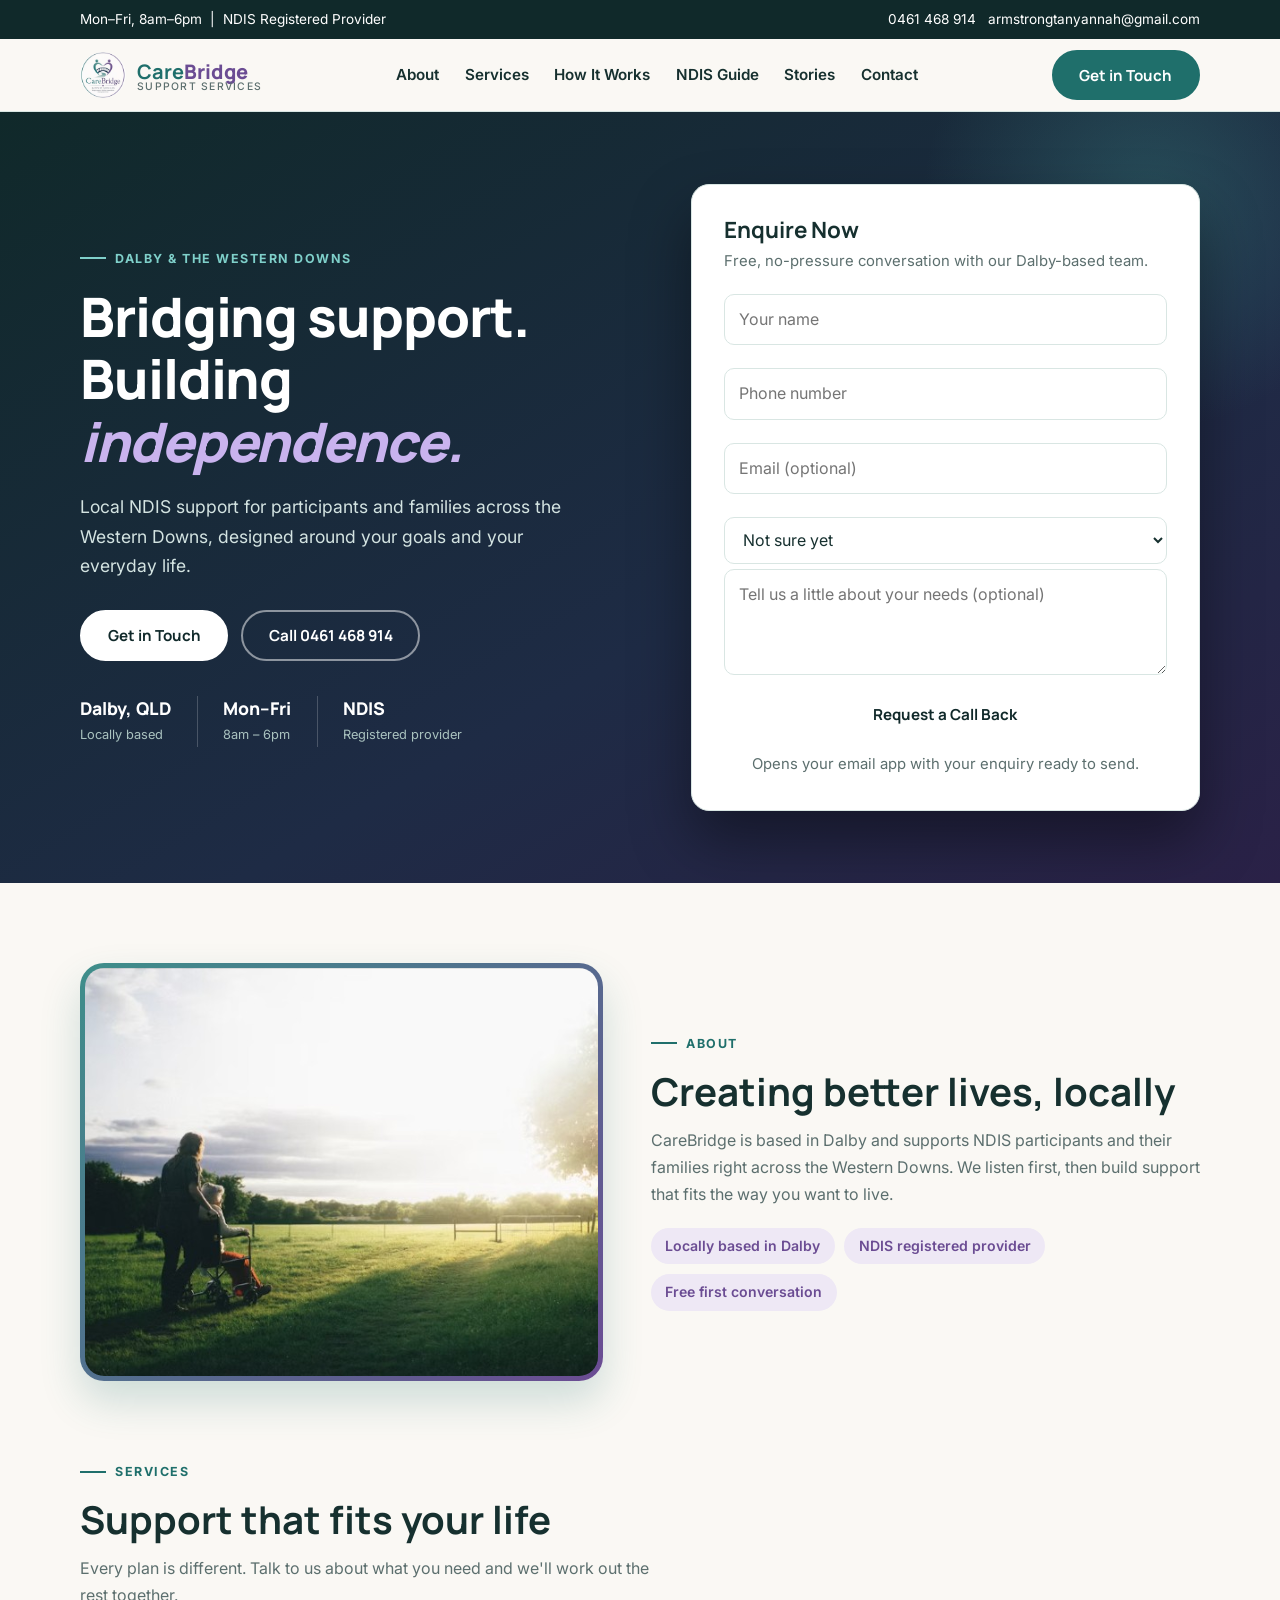
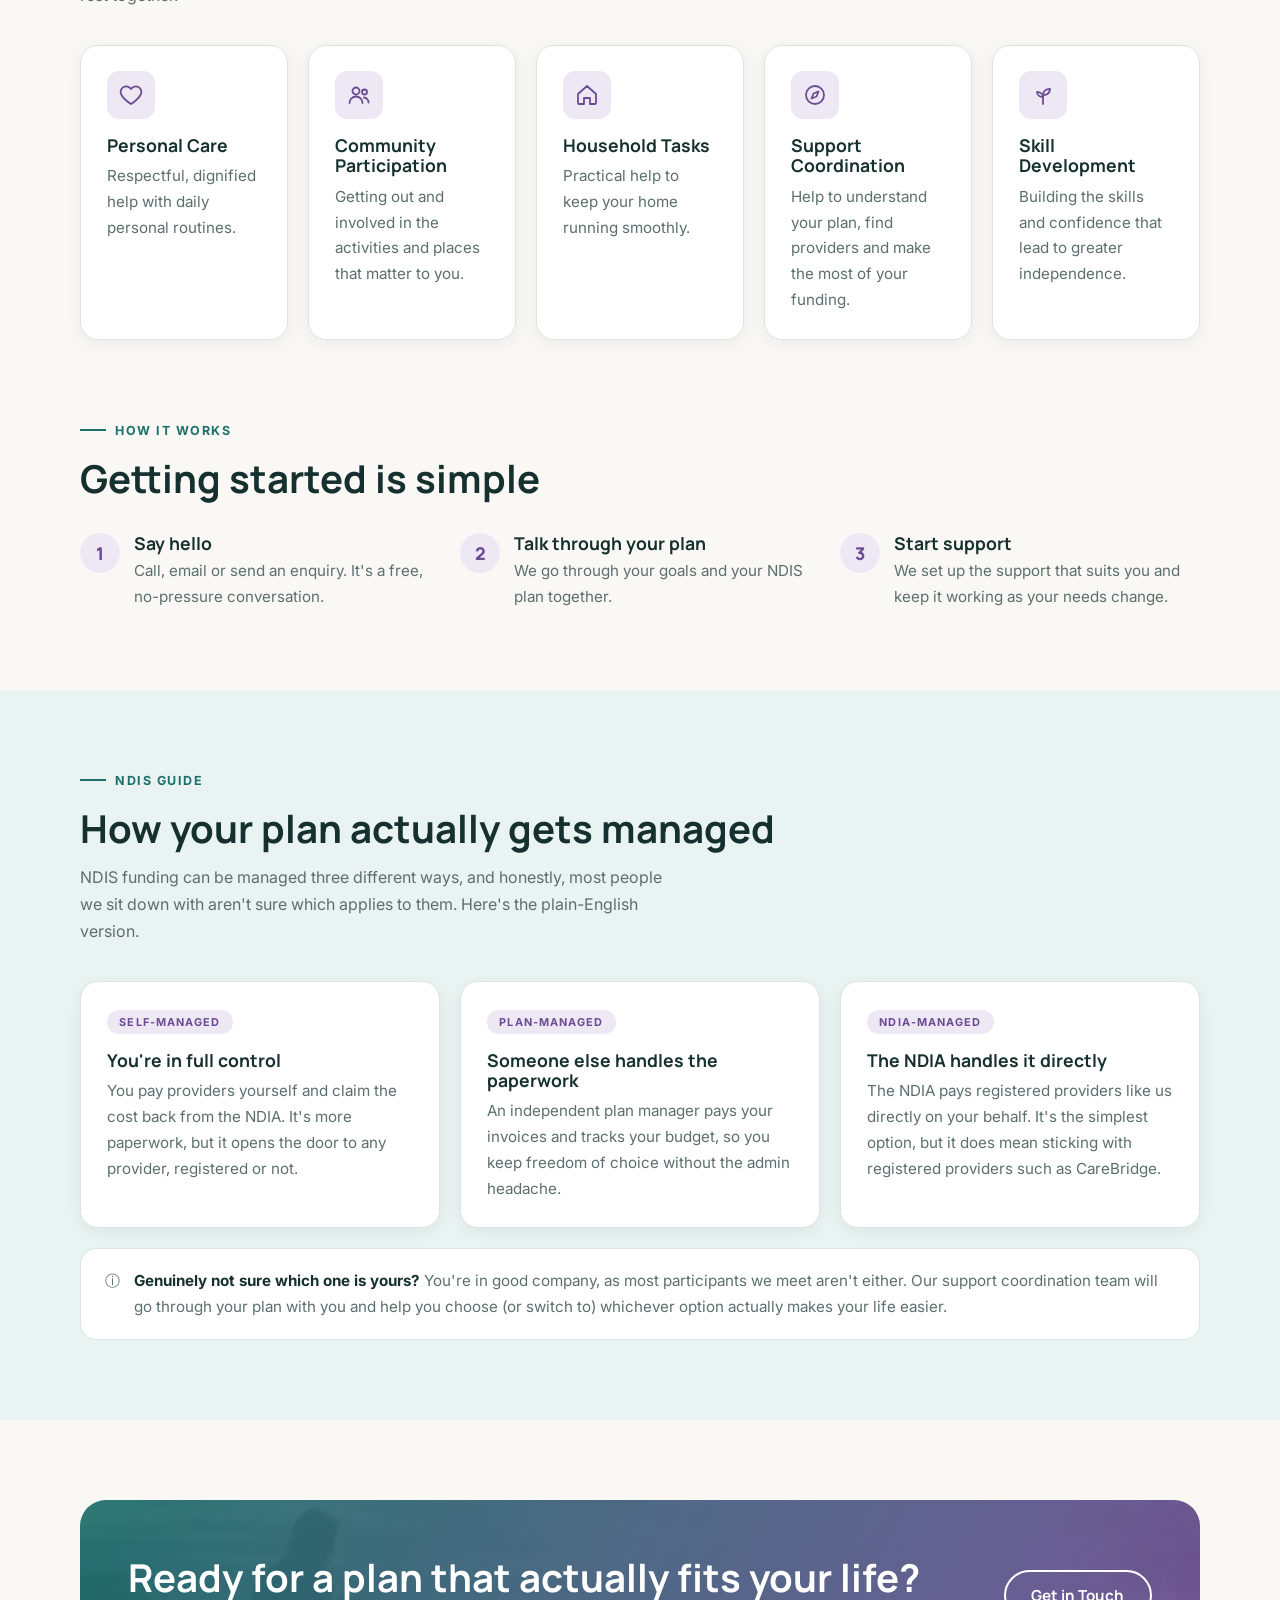
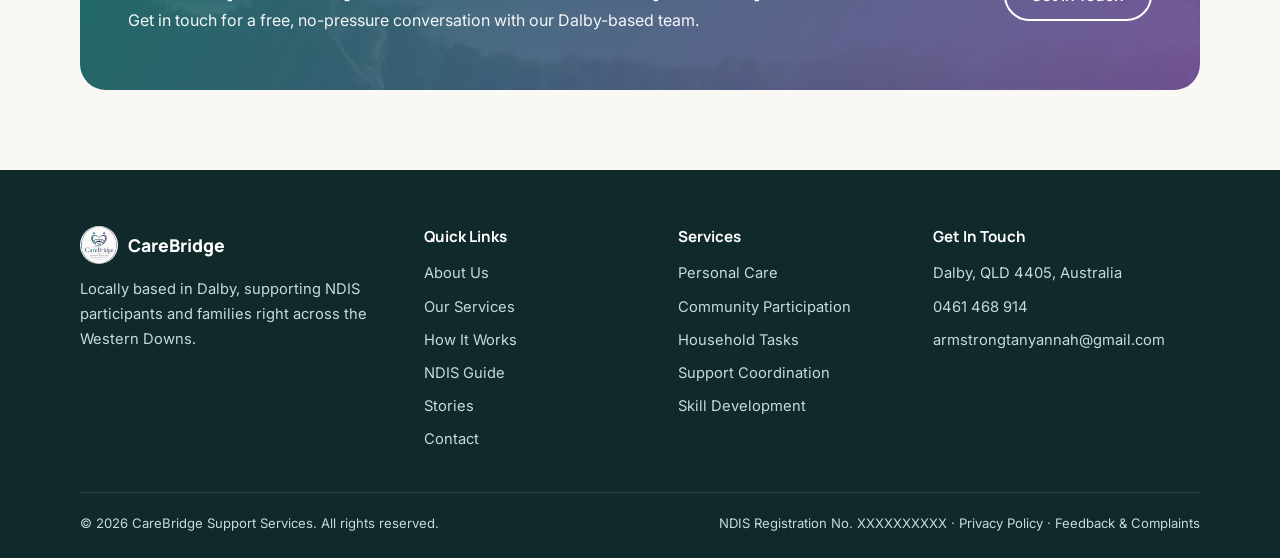
<file: index.html>
<!DOCTYPE html>
<html lang="en-AU">
<head>
<meta charset="utf-8">
<meta name="viewport" content="width=device-width, initial-scale=1, viewport-fit=cover">
<title>CareBridge Support Services | NDIS support in Dalby &amp; the Western Downs</title>
<meta name="description" content="NDIS registered provider in Dalby, QLD. Bridging support, building independence, creating better lives.">
<link rel="icon" href="[data-uri]">
<link href="https://fonts.googleapis.com/css2?family=Manrope:wght@500;700;800&family=Inter:wght@400;500;600&display=swap" rel="stylesheet">
<style>

:root{--teal:#1F6F6B;--teal2:#3E8E8A;--purple:#6B4C93;--navy:#1E2B45;--deep:#10292A;--bg:#FAF8F4;--tint:#E9F3F1;--surface:#fff;--ink:#16302F;--muted:#5C6F6E;--line:#D9E6E3;--lav:#EEE8F5;--on-deep:#C9DAD8;
box-sizing:border-box;padding-top:env(safe-area-inset-top,0px);padding-bottom:env(safe-area-inset-bottom,0px)}
@media(prefers-color-scheme:dark){:root:not([data-theme=light]){--bg:#0F1B1B;--tint:#142524;--surface:#1A2D2C;--ink:#EAF4F2;--muted:#A7BDBA;--line:#2B4341;--lav:#2B2440;--teal:#6BC1BB;--purple:#B79BE0}}
:root[data-theme=dark]{--bg:#0F1B1B;--tint:#142524;--surface:#1A2D2C;--ink:#EAF4F2;--muted:#A7BDBA;--line:#2B4341;--lav:#2B2440;--teal:#6BC1BB;--purple:#B79BE0}
*,*::before,*::after{box-sizing:border-box;margin:0;padding:0}
html{scroll-behavior:smooth;scroll-padding-top:110px}
body{font:400 1rem/1.7 Inter,system-ui,sans-serif;background:var(--bg);color:var(--ink);overflow-x:hidden}
h1,h2,h3{font-family:Manrope,Inter,sans-serif;line-height:1.15;color:var(--ink)}
a{color:inherit;text-decoration:none}
:focus-visible{outline:3px solid var(--purple);outline-offset:3px;border-radius:6px}
.w{width:min(1120px,100% - 3rem);margin-inline:auto}
section{padding:5rem 0}
.top{background:var(--deep);color:#fff;font-size:.85rem;padding:.5rem 0;padding-top:calc(.5rem + env(safe-area-inset-top,0px))}
.top .w{display:flex;justify-content:space-between;gap:1rem;flex-wrap:wrap}
.top a:hover{text-decoration:underline}
header{position:sticky;top:0;z-index:20;background:var(--bg);border-bottom:1px solid var(--line)}
.bar{display:flex;align-items:center;justify-content:space-between;gap:1rem;min-height:4.5rem}
.brand{display:flex;align-items:center;gap:.7rem;font:800 1.25rem Manrope,sans-serif}
.brand img{width:46px;height:46px;border-radius:50%}
.brand b{color:var(--teal)}.brand i{font-style:normal;color:var(--purple)}
.brand small{display:block;font:500 .65rem Inter;letter-spacing:.12em;color:var(--muted);text-transform:uppercase;margin-top:-.3rem}
nav ul{display:flex;gap:1.6rem;list-style:none;font-weight:600;font-size:.95rem}
nav a:hover{color:var(--purple)}
.btn{display:inline-block;padding:.8rem 1.6rem;border-radius:999px;font:700 .95rem Manrope,sans-serif;background:var(--teal);color:#fff;border:2px solid var(--teal);cursor:pointer}
@media(prefers-color-scheme:dark){:root:not([data-theme=light]) .btn{color:#0F1B1B}}
.btn.ghost{background:transparent;border-color:#fff;color:#fff}
.btn:hover{filter:brightness(1.1)}
.menu{display:none;background:none;border:2px solid var(--ink);color:var(--ink);border-radius:10px;padding:.4rem .7rem;font:700 .95rem Inter}
@media(max-width:860px){.menu{display:block}nav{display:none;position:absolute;left:0;right:0;top:100%;background:var(--bg);border-bottom:1px solid var(--line);padding:1rem 1.5rem}nav.open{display:block}nav ul{flex-direction:column;gap:1rem}.hdr .btn{display:none}}
.hero{background:var(--tint);padding:4.5rem 0}
.hero .w{display:grid;grid-template-columns:1.1fr 1fr;gap:3rem;align-items:center}
@media(max-width:860px){.hero .w{grid-template-columns:1fr}}
.kicker{display:flex;align-items:center;gap:.6rem;color:var(--teal);font-weight:700;font-size:.78rem;letter-spacing:.12em;text-transform:uppercase;margin-bottom:1rem}
.kicker::before{content:"";width:1.6rem;height:2px;background:currentColor}
h1{font-size:clamp(2.2rem,5vw,3.4rem);font-weight:500;letter-spacing:-.02em}
h1 em{color:var(--purple);font-weight:500}
.lead{color:var(--muted);font-size:1.1rem;max-width:46ch;margin:1.2rem 0 1.8rem}
.row{display:flex;gap:.8rem;flex-wrap:wrap}
.hero .ghost{color:var(--ink);border-color:var(--ink)}
.logo-card{justify-self:center;width:min(380px,100%);aspect-ratio:1;border-radius:28px;padding:5px;background:linear-gradient(135deg,var(--teal2),var(--purple));box-shadow:0 20px 40px rgba(31,111,107,.2)}
.logo-card img{width:100%;height:100%;border-radius:24px;object-fit:cover;display:block}
h2{font-size:clamp(1.7rem,3.5vw,2.4rem);font-weight:700;margin-bottom:.8rem}
.sub{color:var(--muted);max-width:60ch;margin-bottom:2.2rem}
.grid{display:grid;gap:1.25rem;grid-template-columns:repeat(auto-fit,minmax(250px,1fr))}
.card{background:var(--surface);border-radius:18px;padding:1.6rem;box-shadow:0 4px 18px rgba(16,41,42,.06);border:1px solid var(--line)}
.card h3{font-size:1.1rem;margin-bottom:.5rem}
.card p{color:var(--muted);font-size:.95rem}
.ico{font-size:1.6rem;margin-bottom:.8rem}
.pill{display:inline-block;background:var(--lav);color:var(--purple);font:700 .68rem Inter;letter-spacing:.1em;padding:.3rem .8rem;border-radius:999px;margin-bottom:1rem}
.steps{counter-reset:s;display:grid;gap:1.25rem;grid-template-columns:repeat(auto-fit,minmax(240px,1fr))}
.step{counter-increment:s;padding-left:3.4rem;position:relative}
.step::before{content:counter(s);position:absolute;left:0;top:0;width:2.5rem;height:2.5rem;border-radius:50%;background:var(--lav);color:var(--purple);font:800 1.1rem Manrope;display:grid;place-items:center}
.step h3{font-size:1.1rem;margin-bottom:.3rem}.step p{color:var(--muted);font-size:.95rem}
.guide{background:var(--tint)}
.note{margin-top:1.25rem;display:flex;gap:.9rem;align-items:flex-start;background:var(--surface);border-radius:16px;padding:1.2rem 1.5rem;color:var(--muted);font-size:.95rem;border:1px solid var(--line)}
.note b{color:var(--ink)}
.cta{background:linear-gradient(120deg,#3E8E8A,#6B4C93);color:#fff;border-radius:26px;padding:3rem;display:flex;justify-content:space-between;align-items:center;gap:1.5rem;flex-wrap:wrap}
.cta h2{color:#fff;margin:0 0 .4rem}.cta p{opacity:.95}
.cform{display:grid;gap:1rem;grid-template-columns:1fr 1fr;max-width:760px}
.cform .full{grid-column:1/-1}
@media(max-width:620px){.cform{grid-template-columns:1fr}.cta{padding:2rem 1.5rem}}
label{display:block;font-weight:600;font-size:.9rem;margin-bottom:.3rem}
input,select,textarea{width:100%;font:inherit;color:var(--ink);background:var(--surface);border:1.5px solid var(--line);border-radius:12px;padding:.7rem .9rem}
.err{color:#B3261E;font-size:.85rem;font-weight:600;min-height:1.1em}
@media(prefers-color-scheme:dark){:root:not([data-theme=light]) .err{color:#FF8F86}}
.hp{position:absolute;left:-9999px}
#ok{display:none;margin-top:1rem;background:var(--lav);padding:1rem 1.3rem;border-radius:14px;font-weight:600;max-width:760px}
footer{background:var(--deep);color:var(--on-deep);padding:3.5rem 0 1.5rem;font-size:.92rem}
.fg{display:grid;gap:2rem;grid-template-columns:1.4fr 1fr 1fr 1.2fr}
@media(max-width:860px){.fg{grid-template-columns:1fr 1fr}}@media(max-width:520px){.fg{grid-template-columns:1fr}}
footer h4{color:#fff;font:700 .95rem Manrope;margin-bottom:.9rem}
footer ul{list-style:none}footer li{margin-bottom:.5rem}
footer a:hover{color:#fff;text-decoration:underline}
.fb{display:flex;justify-content:space-between;gap:1rem;flex-wrap:wrap;border-top:1px solid rgba(255,255,255,.12);margin-top:2rem;padding-top:1.2rem;font-size:.82rem}
.fbrand{display:flex;align-items:center;gap:.6rem;color:#fff;font:800 1.1rem Manrope;margin-bottom:.8rem}
.fbrand img{width:38px;height:38px;border-radius:50%}
@media(prefers-reduced-motion:reduce){html{scroll-behavior:auto}}
.fcard{background:var(--surface);border:1px solid var(--line);border-radius:22px;padding:2rem;box-shadow:0 20px 40px rgba(31,111,107,.15)}
.fcard h3{font-size:1.4rem;margin-bottom:.4rem}.fcard>p{color:var(--muted);font-size:.93rem;margin-bottom:1.2rem}
.fcard .cform{gap:.8rem}.fcard #ok{margin-top:1rem}
.abt{display:grid;grid-template-columns:1.1fr 1fr;gap:3rem;align-items:center}
.illus svg{width:100%;height:auto;display:block}
@media(max-width:860px){.abt{grid-template-columns:1fr}}
@media(max-width:520px){.fcard{padding:1.5rem 1.2rem}}
:root{--photo:url([data-uri])}
.hero{background:linear-gradient(150deg,#10292A 0%,#1E2B45 60%,#2A2147 100%);position:relative;overflow:hidden;padding:4.5rem 0}
.hero::before{content:"";position:absolute;top:-140px;right:-100px;width:460px;height:460px;border-radius:50%;background:radial-gradient(circle,rgba(62,142,138,.35),transparent 70%)}
.hero .w{position:relative;z-index:1;grid-template-columns:1.05fr .95fr;align-items:center}
.hero h1{color:#fff;font-weight:800}.hero h1 em{color:#C9B3EE;font-weight:800}
.hero .lead{color:#D3E3E1}.hero .kicker{color:#7FD0CA}
.hero .ghost{color:#fff;border-color:rgba(255,255,255,.5)}
.hero .btn:not(.ghost){background:#fff;color:#10292A;border-color:#fff}
.stats{display:flex;flex-wrap:wrap;margin-top:2.2rem}
.stat{padding-right:1.6rem;margin-right:1.6rem;border-right:1px solid rgba(255,255,255,.2)}
.stat:last-child{border:0;margin:0;padding:0}
.stat b{display:block;color:#fff;font:800 1.1rem Manrope,sans-serif}.stat span{color:#A9C2BF;font-size:.8rem}
.fcard{padding:2rem;border-radius:18px;box-shadow:0 30px 60px rgba(0,0,0,.4)}
.fcard input,.fcard select,.fcard textarea{margin-bottom:.35rem;border-radius:10px}
.fcard .err{margin-bottom:.15rem}.fnote{text-align:center;font-size:.78rem;margin-top:.8rem!important;margin-bottom:0!important}
.abt{grid-template-columns:1fr 1.05fr}
.photo{aspect-ratio:5/4;border-radius:24px;border:5px solid transparent;background:var(--photo) center/cover padding-box,linear-gradient(135deg,var(--teal2),var(--purple)) border-box;box-shadow:0 20px 40px rgba(31,111,107,.2)}
.chips{display:flex;flex-wrap:wrap;gap:.6rem}.chip{background:var(--lav);color:var(--purple);font-weight:600;font-size:.88rem;padding:.4rem .9rem;border-radius:999px}
#services .grid{grid-template-columns:repeat(auto-fit,minmax(200px,1fr))}
.ico{width:48px;height:48px;border-radius:12px;background:var(--lav);color:var(--purple);display:grid;place-items:center;margin-bottom:1rem}.ico .i{width:24px;height:24px}
.cta{background:linear-gradient(120deg,rgba(31,111,107,.93),rgba(107,76,147,.93)),var(--photo) center/cover;padding:3.5rem 3rem}
@media(max-width:860px){.hero .w,.abt{grid-template-columns:1fr}.stat{padding-right:1rem;margin-right:1rem}}
[hidden]{display:none!important}
.ph{background:linear-gradient(150deg,#10292A,#1E2B45 65%,#2A2147);color:#fff;padding:3.5rem 0}
.ph h1{color:#fff;font-weight:800;margin:.4rem 0 .6rem}.ph p{color:#D3E3E1;max-width:60ch}
.crumb{font-size:.88rem;color:#A9C2BF}.crumb a:hover{color:#fff;text-decoration:underline}
.grid2{display:grid;gap:1.25rem;grid-template-columns:repeat(auto-fit,minmax(300px,1fr))}
.cgrid{display:grid;gap:2rem;grid-template-columns:1fr 1fr;align-items:start}.stack{display:grid;gap:1rem}
@media(max-width:860px){.cgrid{grid-template-columns:1fr}}
.cgrid .fcard{box-shadow:0 10px 30px rgba(16,41,42,.12)}
.card a{color:var(--teal);font-weight:600}.card a:hover{text-decoration:underline}
.ok{display:none;margin-top:1rem;background:var(--lav);padding:1rem 1.3rem;border-radius:14px;font-weight:600}
.list{margin:.6rem 0 0 1.2rem;color:var(--muted)}.list li{margin-bottom:.4rem}
.doc{max-width:760px}.doc h2{font-size:1.3rem;margin:1.8rem 0 .5rem}.doc p{color:var(--muted)}.doc a{color:var(--teal);font-weight:600}
.banner{background:var(--lav);color:var(--purple);font-weight:600;padding:.8rem 1.1rem;border-radius:12px}
nav a[aria-current]{color:var(--purple);box-shadow:0 2px 0 var(--purple)}
</style>
</head>
<body>
<div class="top"><div class="w"><span>Mon–Fri, 8am–6pm &nbsp;|&nbsp; NDIS Registered Provider</span><span><a href="tel:0461468914">0461 468 914</a> &nbsp; <a href="mailto:armstrongtanyannah@gmail.com">armstrongtanyannah@gmail.com</a></span></div></div>
<header><div class="w bar hdr">
<a class="brand" href="index.html"><img src="[data-uri]" alt="CareBridge logo"><span><b>Care</b><i>Bridge</i><small>Support Services</small></span></a>
<nav id="nav" aria-label="Main"><ul><li><a href="about.html">About</a></li><li><a href="services.html">Services</a></li><li><a href="how-it-works.html">How It Works</a></li><li><a href="ndis-guide.html">NDIS Guide</a></li><li><a href="stories.html">Stories</a></li><li><a href="contact.html">Contact</a></li></ul></nav>
<a class="btn" href="contact.html">Get in Touch</a>
<button class="menu" id="mb" aria-expanded="false" aria-controls="nav">Menu</button>
</div></header>
<main id="top">
<section class="hero"><div class="w">
<div><div class="kicker">Dalby &amp; the Western Downs</div>
<h1>Bridging support. Building <em>independence.</em></h1>
<p class="lead">Local NDIS support for participants and families across the Western Downs, designed around your goals and your everyday life.</p>
<div class="row"><a class="btn" href="#enquire">Get in Touch</a><a class="btn ghost" href="tel:0461468914">Call 0461 468 914</a></div>
<div class="stats"><div class="stat"><b>Dalby, QLD</b><span>Locally based</span></div><div class="stat"><b>Mon–Fri</b><span>8am – 6pm</span></div><div class="stat"><b>NDIS</b><span>Registered provider</span></div></div></div>
<div class="fcard" id="enquire"><h3>Enquire Now</h3><p>Free, no-pressure conversation with our Dalby-based team.</p>
<form class="enq" novalidate>
<input name="n" placeholder="Your name" autocomplete="name" aria-label="Your name"><div class="err" data-e="n"></div>
<input name="p" type="tel" placeholder="Phone number" autocomplete="tel" aria-label="Phone number"><div class="err" data-e="p"></div>
<input name="e" type="email" placeholder="Email (optional)" autocomplete="email" aria-label="Email"><div class="err" data-e="e"></div>
<select name="t" aria-label="Support you need"><option>Not sure yet</option><option>Personal Care</option><option>Community Participation</option><option>Household Tasks</option><option>Support Coordination</option><option>Skill Development</option></select>
<textarea name="m" rows="3" placeholder="Tell us a little about your needs (optional)" aria-label="Message"></textarea>
<input class="hp" name="hp" tabindex="-1" autocomplete="off" aria-hidden="true">
<button type="submit" class="btn" style="width:100%">Request a Call Back</button></form>
<div class="ok" role="status">Thanks! Your email is ready to send. Prefer to talk? Call 0461 468 914.</div>
<p class="fnote">Opens your email app with your enquiry ready to send.</p></div>
</div></section>

<section id="about"><div class="w abt">
<div class="photo" role="img" aria-label="A support worker walking with a person in a wheelchair across a sunlit field"></div>
<div><div class="kicker">About</div><h2>Creating better lives, locally</h2>
<p class="sub" style="margin-bottom:1.2rem">CareBridge is based in Dalby and supports NDIS participants and their families right across the Western Downs. We listen first, then build support that fits the way you want to live.</p>
<div class="chips"><span class="chip">Locally based in Dalby</span><span class="chip">NDIS registered provider</span><span class="chip">Free first conversation</span></div></div>
</div></section>

<section id="services" style="padding-top:0"><div class="w">
<div class="kicker">Services</div>
<h2>Support that fits your life</h2>
<p class="sub">Every plan is different. Talk to us about what you need and we'll work out the rest together.</p>
<div class="grid">
<div class="card"><div class="ico"><svg class="i" viewBox="0 0 24 24" fill="none" stroke="currentColor" stroke-width="1.8" stroke-linecap="round" stroke-linejoin="round" aria-hidden="true"><path d="M12 21s-7-4.5-9.5-9A5.5 5.5 0 0 1 12 6a5.5 5.5 0 0 1 9.5 6C19 16.5 12 21 12 21z"/></svg></div><h3>Personal Care</h3><p>Respectful, dignified help with daily personal routines.</p></div>
<div class="card"><div class="ico"><svg class="i" viewBox="0 0 24 24" fill="none" stroke="currentColor" stroke-width="1.8" stroke-linecap="round" stroke-linejoin="round" aria-hidden="true"><circle cx="9" cy="8" r="3.5"/><path d="M2.5 20a6.5 6.5 0 0 1 13 0"/><circle cx="17.5" cy="9" r="2.5"/><path d="M17 14.5a5 5 0 0 1 4.5 5"/></svg></div><h3>Community Participation</h3><p>Getting out and involved in the activities and places that matter to you.</p></div>
<div class="card"><div class="ico"><svg class="i" viewBox="0 0 24 24" fill="none" stroke="currentColor" stroke-width="1.8" stroke-linecap="round" stroke-linejoin="round" aria-hidden="true"><path d="M3 11l9-8 9 8v9a1 1 0 0 1-1 1h-5v-6h-6v6H4a1 1 0 0 1-1-1z"/></svg></div><h3>Household Tasks</h3><p>Practical help to keep your home running smoothly.</p></div>
<div class="card"><div class="ico"><svg class="i" viewBox="0 0 24 24" fill="none" stroke="currentColor" stroke-width="1.8" stroke-linecap="round" stroke-linejoin="round" aria-hidden="true"><circle cx="12" cy="12" r="9"/><path d="M15.5 8.5l-2 5-5 2 2-5z"/></svg></div><h3>Support Coordination</h3><p>Help to understand your plan, find providers and make the most of your funding.</p></div>
<div class="card"><div class="ico"><svg class="i" viewBox="0 0 24 24" fill="none" stroke="currentColor" stroke-width="1.8" stroke-linecap="round" stroke-linejoin="round" aria-hidden="true"><path d="M12 21v-9"/><path d="M12 12c0-4 3-6 7-6 0 4-3 6-7 6z"/><path d="M12 14c0-3-2.5-5-6-5 0 3 2.5 5 6 5z"/></svg></div><h3>Skill Development</h3><p>Building the skills and confidence that lead to greater independence.</p></div>
</div></div></section>

<section id="how" style="padding-top:0"><div class="w">
<div class="kicker">How it works</div>
<h2>Getting started is simple</h2>
<div class="steps" style="margin-top:2rem">
<div class="step"><h3>Say hello</h3><p>Call, email or send an enquiry. It's a free, no-pressure conversation.</p></div>
<div class="step"><h3>Talk through your plan</h3><p>We go through your goals and your NDIS plan together.</p></div>
<div class="step"><h3>Start support</h3><p>We set up the support that suits you and keep it working as your needs change.</p></div>
</div></div></section>

<section class="guide" id="guide"><div class="w">
<div class="kicker">NDIS Guide</div>
<h2>How your plan actually gets managed</h2>
<p class="sub">NDIS funding can be managed three different ways, and honestly, most people we sit down with aren't sure which applies to them. Here's the plain-English version.</p>
<div class="grid">
<div class="card"><span class="pill">SELF-MANAGED</span><h3>You're in full control</h3><p>You pay providers yourself and claim the cost back from the NDIA. It's more paperwork, but it opens the door to any provider, registered or not.</p></div>
<div class="card"><span class="pill">PLAN-MANAGED</span><h3>Someone else handles the paperwork</h3><p>An independent plan manager pays your invoices and tracks your budget, so you keep freedom of choice without the admin headache.</p></div>
<div class="card"><span class="pill">NDIA-MANAGED</span><h3>The NDIA handles it directly</h3><p>The NDIA pays registered providers like us directly on your behalf. It's the simplest option, but it does mean sticking with registered providers such as CareBridge.</p></div>
</div>
<div class="note"><span aria-hidden="true">ⓘ</span><p><b>Genuinely not sure which one is yours?</b> You're in good company, as most participants we meet aren't either. Our support coordination team will go through your plan with you and help you choose (or switch to) whichever option actually makes your life easier.</p></div>
</div></section>

<section><div class="w"><div class="cta"><div><h2>Ready for a plan that actually fits your life?</h2><p>Get in touch for a free, no-pressure conversation with our Dalby-based team.</p></div><a class="btn ghost" href="contact.html">Get in Touch</a></div></div></section>

</main>
<footer><div class="w">
<div class="fg">
<div><div class="fbrand"><img src="[data-uri]" alt=""><span>CareBridge</span></div><p>Locally based in Dalby, supporting NDIS participants and families right across the Western Downs.</p></div>
<div><h4>Quick Links</h4><ul><li><a href="about.html">About Us</a></li><li><a href="services.html">Our Services</a></li><li><a href="how-it-works.html">How It Works</a></li><li><a href="ndis-guide.html">NDIS Guide</a></li><li><a href="stories.html">Stories</a></li><li><a href="contact.html">Contact</a></li></ul></div>
<div><h4>Services</h4><ul><li><a href="services.html">Personal Care</a></li><li><a href="services.html">Community Participation</a></li><li><a href="services.html">Household Tasks</a></li><li><a href="services.html">Support Coordination</a></li><li><a href="services.html">Skill Development</a></li></ul></div>
<div><h4>Get In Touch</h4><ul><li>Dalby, QLD 4405, Australia</li><li><a href="tel:0461468914">0461 468 914</a></li><li><a href="mailto:armstrongtanyannah@gmail.com">armstrongtanyannah@gmail.com</a></li></ul></div>
</div>
<div class="fb"><span>© 2026 CareBridge Support Services. All rights reserved.</span><span>NDIS Registration No. XXXXXXXXXX &middot; <a href="privacy.html">Privacy Policy</a> &middot; <a href="feedback.html">Feedback &amp; Complaints</a></span></div>
</div></footer>
<script>

(function(){
var nav=document.getElementById('nav'),mb=document.getElementById('mb');
mb.onclick=function(){var o=nav.classList.toggle('open');mb.setAttribute('aria-expanded',o)};
function closeNav(){nav.classList.remove('open');mb.setAttribute('aria-expanded',false)}
nav.onclick=function(e){if(e.target.tagName==='A')closeNav()};
document.querySelectorAll('form.enq').forEach(function(f){
var v=function(n){return f.elements[n].value.trim()};
function err(n,m){f.querySelector('[data-e='+n+']').textContent=m;return !m}
f.addEventListener('submit',function(e){e.preventDefault();if(v('hp'))return;
var n=v('n'),p=v('p'),em=v('e'),ok=true;
ok=err('n',n.length>1?'':'Enter your name.')&&ok;
ok=err('p',/^[+\d][\d\s()-]{7,}$/.test(p)?'':'Enter a phone number we can reach you on.')&&ok;
ok=err('e',!em||/^\S+@\S+\.\S+$/.test(em)?'':'Enter a valid email address.')&&ok;
if(!ok)return;
var b='Name: '+n+'\nPhone: '+p+(em?'\nEmail: '+em:'')+'\nSupport needed: '+v('t')+'\n\n'+v('m');
f.parentNode.querySelector('.ok').style.display='block';
location.href='mailto:armstrongtanyannah@gmail.com?subject='+encodeURIComponent('Website enquiry from '+n)+'&body='+encodeURIComponent(b)})});
})();
</script>
</body>
</html>
</file>
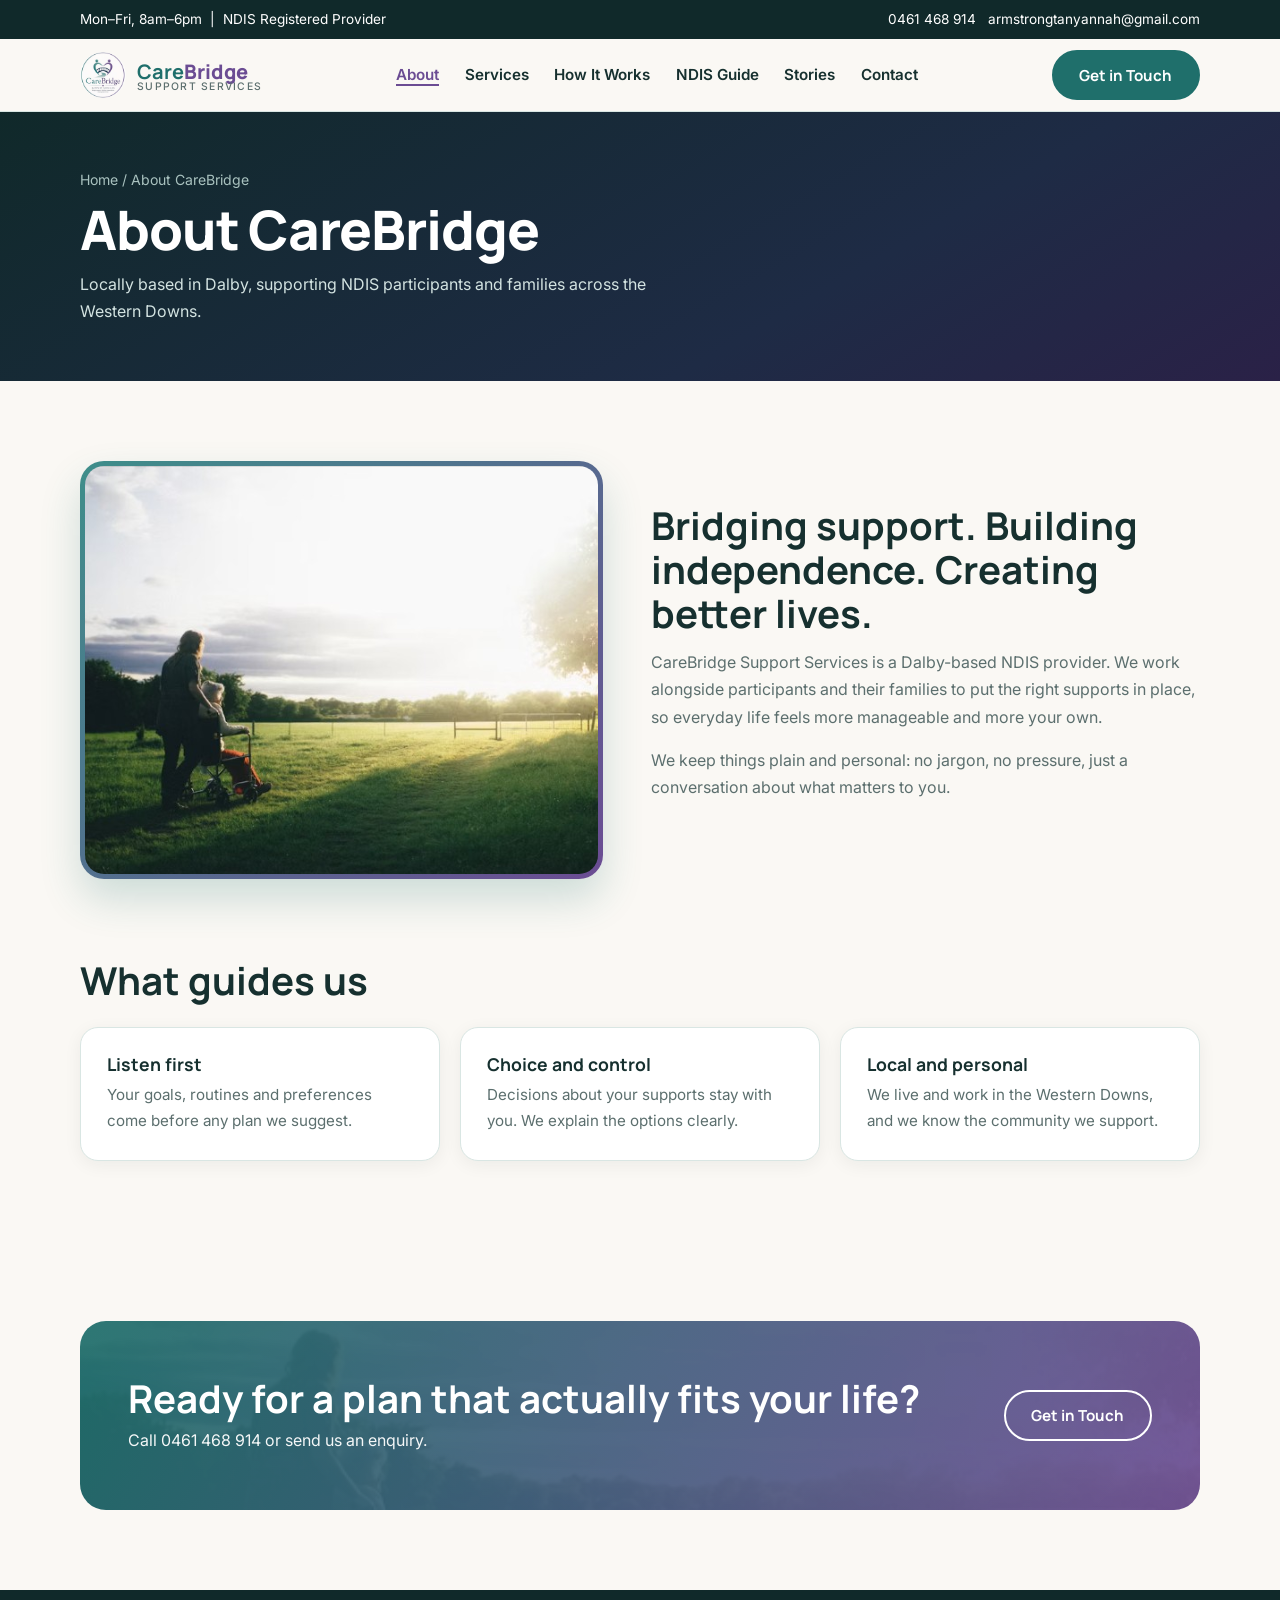
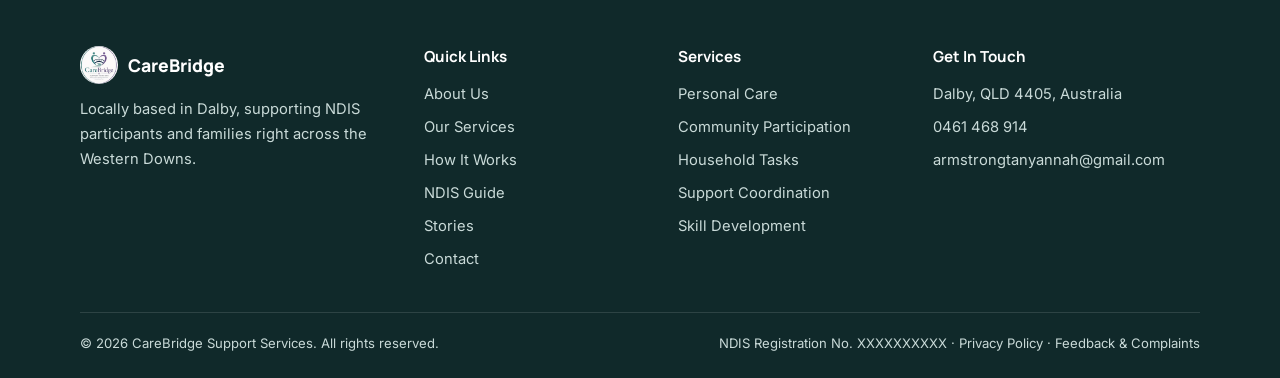
<file: about.html>
<!DOCTYPE html>
<html lang="en-AU">
<head>
<meta charset="utf-8">
<meta name="viewport" content="width=device-width, initial-scale=1, viewport-fit=cover">
<title>About | CareBridge Support Services</title>
<meta name="description" content="About CareBridge, a Dalby-based NDIS provider supporting the Western Downs.">
<link rel="icon" href="[data-uri]">
<link href="https://fonts.googleapis.com/css2?family=Manrope:wght@500;700;800&family=Inter:wght@400;500;600&display=swap" rel="stylesheet">
<style>

:root{--teal:#1F6F6B;--teal2:#3E8E8A;--purple:#6B4C93;--navy:#1E2B45;--deep:#10292A;--bg:#FAF8F4;--tint:#E9F3F1;--surface:#fff;--ink:#16302F;--muted:#5C6F6E;--line:#D9E6E3;--lav:#EEE8F5;--on-deep:#C9DAD8;
box-sizing:border-box;padding-top:env(safe-area-inset-top,0px);padding-bottom:env(safe-area-inset-bottom,0px)}
@media(prefers-color-scheme:dark){:root:not([data-theme=light]){--bg:#0F1B1B;--tint:#142524;--surface:#1A2D2C;--ink:#EAF4F2;--muted:#A7BDBA;--line:#2B4341;--lav:#2B2440;--teal:#6BC1BB;--purple:#B79BE0}}
:root[data-theme=dark]{--bg:#0F1B1B;--tint:#142524;--surface:#1A2D2C;--ink:#EAF4F2;--muted:#A7BDBA;--line:#2B4341;--lav:#2B2440;--teal:#6BC1BB;--purple:#B79BE0}
*,*::before,*::after{box-sizing:border-box;margin:0;padding:0}
html{scroll-behavior:smooth;scroll-padding-top:110px}
body{font:400 1rem/1.7 Inter,system-ui,sans-serif;background:var(--bg);color:var(--ink);overflow-x:hidden}
h1,h2,h3{font-family:Manrope,Inter,sans-serif;line-height:1.15;color:var(--ink)}
a{color:inherit;text-decoration:none}
:focus-visible{outline:3px solid var(--purple);outline-offset:3px;border-radius:6px}
.w{width:min(1120px,100% - 3rem);margin-inline:auto}
section{padding:5rem 0}
.top{background:var(--deep);color:#fff;font-size:.85rem;padding:.5rem 0;padding-top:calc(.5rem + env(safe-area-inset-top,0px))}
.top .w{display:flex;justify-content:space-between;gap:1rem;flex-wrap:wrap}
.top a:hover{text-decoration:underline}
header{position:sticky;top:0;z-index:20;background:var(--bg);border-bottom:1px solid var(--line)}
.bar{display:flex;align-items:center;justify-content:space-between;gap:1rem;min-height:4.5rem}
.brand{display:flex;align-items:center;gap:.7rem;font:800 1.25rem Manrope,sans-serif}
.brand img{width:46px;height:46px;border-radius:50%}
.brand b{color:var(--teal)}.brand i{font-style:normal;color:var(--purple)}
.brand small{display:block;font:500 .65rem Inter;letter-spacing:.12em;color:var(--muted);text-transform:uppercase;margin-top:-.3rem}
nav ul{display:flex;gap:1.6rem;list-style:none;font-weight:600;font-size:.95rem}
nav a:hover{color:var(--purple)}
.btn{display:inline-block;padding:.8rem 1.6rem;border-radius:999px;font:700 .95rem Manrope,sans-serif;background:var(--teal);color:#fff;border:2px solid var(--teal);cursor:pointer}
@media(prefers-color-scheme:dark){:root:not([data-theme=light]) .btn{color:#0F1B1B}}
.btn.ghost{background:transparent;border-color:#fff;color:#fff}
.btn:hover{filter:brightness(1.1)}
.menu{display:none;background:none;border:2px solid var(--ink);color:var(--ink);border-radius:10px;padding:.4rem .7rem;font:700 .95rem Inter}
@media(max-width:860px){.menu{display:block}nav{display:none;position:absolute;left:0;right:0;top:100%;background:var(--bg);border-bottom:1px solid var(--line);padding:1rem 1.5rem}nav.open{display:block}nav ul{flex-direction:column;gap:1rem}.hdr .btn{display:none}}
.hero{background:var(--tint);padding:4.5rem 0}
.hero .w{display:grid;grid-template-columns:1.1fr 1fr;gap:3rem;align-items:center}
@media(max-width:860px){.hero .w{grid-template-columns:1fr}}
.kicker{display:flex;align-items:center;gap:.6rem;color:var(--teal);font-weight:700;font-size:.78rem;letter-spacing:.12em;text-transform:uppercase;margin-bottom:1rem}
.kicker::before{content:"";width:1.6rem;height:2px;background:currentColor}
h1{font-size:clamp(2.2rem,5vw,3.4rem);font-weight:500;letter-spacing:-.02em}
h1 em{color:var(--purple);font-weight:500}
.lead{color:var(--muted);font-size:1.1rem;max-width:46ch;margin:1.2rem 0 1.8rem}
.row{display:flex;gap:.8rem;flex-wrap:wrap}
.hero .ghost{color:var(--ink);border-color:var(--ink)}
.logo-card{justify-self:center;width:min(380px,100%);aspect-ratio:1;border-radius:28px;padding:5px;background:linear-gradient(135deg,var(--teal2),var(--purple));box-shadow:0 20px 40px rgba(31,111,107,.2)}
.logo-card img{width:100%;height:100%;border-radius:24px;object-fit:cover;display:block}
h2{font-size:clamp(1.7rem,3.5vw,2.4rem);font-weight:700;margin-bottom:.8rem}
.sub{color:var(--muted);max-width:60ch;margin-bottom:2.2rem}
.grid{display:grid;gap:1.25rem;grid-template-columns:repeat(auto-fit,minmax(250px,1fr))}
.card{background:var(--surface);border-radius:18px;padding:1.6rem;box-shadow:0 4px 18px rgba(16,41,42,.06);border:1px solid var(--line)}
.card h3{font-size:1.1rem;margin-bottom:.5rem}
.card p{color:var(--muted);font-size:.95rem}
.ico{font-size:1.6rem;margin-bottom:.8rem}
.pill{display:inline-block;background:var(--lav);color:var(--purple);font:700 .68rem Inter;letter-spacing:.1em;padding:.3rem .8rem;border-radius:999px;margin-bottom:1rem}
.steps{counter-reset:s;display:grid;gap:1.25rem;grid-template-columns:repeat(auto-fit,minmax(240px,1fr))}
.step{counter-increment:s;padding-left:3.4rem;position:relative}
.step::before{content:counter(s);position:absolute;left:0;top:0;width:2.5rem;height:2.5rem;border-radius:50%;background:var(--lav);color:var(--purple);font:800 1.1rem Manrope;display:grid;place-items:center}
.step h3{font-size:1.1rem;margin-bottom:.3rem}.step p{color:var(--muted);font-size:.95rem}
.guide{background:var(--tint)}
.note{margin-top:1.25rem;display:flex;gap:.9rem;align-items:flex-start;background:var(--surface);border-radius:16px;padding:1.2rem 1.5rem;color:var(--muted);font-size:.95rem;border:1px solid var(--line)}
.note b{color:var(--ink)}
.cta{background:linear-gradient(120deg,#3E8E8A,#6B4C93);color:#fff;border-radius:26px;padding:3rem;display:flex;justify-content:space-between;align-items:center;gap:1.5rem;flex-wrap:wrap}
.cta h2{color:#fff;margin:0 0 .4rem}.cta p{opacity:.95}
.cform{display:grid;gap:1rem;grid-template-columns:1fr 1fr;max-width:760px}
.cform .full{grid-column:1/-1}
@media(max-width:620px){.cform{grid-template-columns:1fr}.cta{padding:2rem 1.5rem}}
label{display:block;font-weight:600;font-size:.9rem;margin-bottom:.3rem}
input,select,textarea{width:100%;font:inherit;color:var(--ink);background:var(--surface);border:1.5px solid var(--line);border-radius:12px;padding:.7rem .9rem}
.err{color:#B3261E;font-size:.85rem;font-weight:600;min-height:1.1em}
@media(prefers-color-scheme:dark){:root:not([data-theme=light]) .err{color:#FF8F86}}
.hp{position:absolute;left:-9999px}
#ok{display:none;margin-top:1rem;background:var(--lav);padding:1rem 1.3rem;border-radius:14px;font-weight:600;max-width:760px}
footer{background:var(--deep);color:var(--on-deep);padding:3.5rem 0 1.5rem;font-size:.92rem}
.fg{display:grid;gap:2rem;grid-template-columns:1.4fr 1fr 1fr 1.2fr}
@media(max-width:860px){.fg{grid-template-columns:1fr 1fr}}@media(max-width:520px){.fg{grid-template-columns:1fr}}
footer h4{color:#fff;font:700 .95rem Manrope;margin-bottom:.9rem}
footer ul{list-style:none}footer li{margin-bottom:.5rem}
footer a:hover{color:#fff;text-decoration:underline}
.fb{display:flex;justify-content:space-between;gap:1rem;flex-wrap:wrap;border-top:1px solid rgba(255,255,255,.12);margin-top:2rem;padding-top:1.2rem;font-size:.82rem}
.fbrand{display:flex;align-items:center;gap:.6rem;color:#fff;font:800 1.1rem Manrope;margin-bottom:.8rem}
.fbrand img{width:38px;height:38px;border-radius:50%}
@media(prefers-reduced-motion:reduce){html{scroll-behavior:auto}}
.fcard{background:var(--surface);border:1px solid var(--line);border-radius:22px;padding:2rem;box-shadow:0 20px 40px rgba(31,111,107,.15)}
.fcard h3{font-size:1.4rem;margin-bottom:.4rem}.fcard>p{color:var(--muted);font-size:.93rem;margin-bottom:1.2rem}
.fcard .cform{gap:.8rem}.fcard #ok{margin-top:1rem}
.abt{display:grid;grid-template-columns:1.1fr 1fr;gap:3rem;align-items:center}
.illus svg{width:100%;height:auto;display:block}
@media(max-width:860px){.abt{grid-template-columns:1fr}}
@media(max-width:520px){.fcard{padding:1.5rem 1.2rem}}
:root{--photo:url([data-uri])}
.hero{background:linear-gradient(150deg,#10292A 0%,#1E2B45 60%,#2A2147 100%);position:relative;overflow:hidden;padding:4.5rem 0}
.hero::before{content:"";position:absolute;top:-140px;right:-100px;width:460px;height:460px;border-radius:50%;background:radial-gradient(circle,rgba(62,142,138,.35),transparent 70%)}
.hero .w{position:relative;z-index:1;grid-template-columns:1.05fr .95fr;align-items:center}
.hero h1{color:#fff;font-weight:800}.hero h1 em{color:#C9B3EE;font-weight:800}
.hero .lead{color:#D3E3E1}.hero .kicker{color:#7FD0CA}
.hero .ghost{color:#fff;border-color:rgba(255,255,255,.5)}
.hero .btn:not(.ghost){background:#fff;color:#10292A;border-color:#fff}
.stats{display:flex;flex-wrap:wrap;margin-top:2.2rem}
.stat{padding-right:1.6rem;margin-right:1.6rem;border-right:1px solid rgba(255,255,255,.2)}
.stat:last-child{border:0;margin:0;padding:0}
.stat b{display:block;color:#fff;font:800 1.1rem Manrope,sans-serif}.stat span{color:#A9C2BF;font-size:.8rem}
.fcard{padding:2rem;border-radius:18px;box-shadow:0 30px 60px rgba(0,0,0,.4)}
.fcard input,.fcard select,.fcard textarea{margin-bottom:.35rem;border-radius:10px}
.fcard .err{margin-bottom:.15rem}.fnote{text-align:center;font-size:.78rem;margin-top:.8rem!important;margin-bottom:0!important}
.abt{grid-template-columns:1fr 1.05fr}
.photo{aspect-ratio:5/4;border-radius:24px;border:5px solid transparent;background:var(--photo) center/cover padding-box,linear-gradient(135deg,var(--teal2),var(--purple)) border-box;box-shadow:0 20px 40px rgba(31,111,107,.2)}
.chips{display:flex;flex-wrap:wrap;gap:.6rem}.chip{background:var(--lav);color:var(--purple);font-weight:600;font-size:.88rem;padding:.4rem .9rem;border-radius:999px}
#services .grid{grid-template-columns:repeat(auto-fit,minmax(200px,1fr))}
.ico{width:48px;height:48px;border-radius:12px;background:var(--lav);color:var(--purple);display:grid;place-items:center;margin-bottom:1rem}.ico .i{width:24px;height:24px}
.cta{background:linear-gradient(120deg,rgba(31,111,107,.93),rgba(107,76,147,.93)),var(--photo) center/cover;padding:3.5rem 3rem}
@media(max-width:860px){.hero .w,.abt{grid-template-columns:1fr}.stat{padding-right:1rem;margin-right:1rem}}
[hidden]{display:none!important}
.ph{background:linear-gradient(150deg,#10292A,#1E2B45 65%,#2A2147);color:#fff;padding:3.5rem 0}
.ph h1{color:#fff;font-weight:800;margin:.4rem 0 .6rem}.ph p{color:#D3E3E1;max-width:60ch}
.crumb{font-size:.88rem;color:#A9C2BF}.crumb a:hover{color:#fff;text-decoration:underline}
.grid2{display:grid;gap:1.25rem;grid-template-columns:repeat(auto-fit,minmax(300px,1fr))}
.cgrid{display:grid;gap:2rem;grid-template-columns:1fr 1fr;align-items:start}.stack{display:grid;gap:1rem}
@media(max-width:860px){.cgrid{grid-template-columns:1fr}}
.cgrid .fcard{box-shadow:0 10px 30px rgba(16,41,42,.12)}
.card a{color:var(--teal);font-weight:600}.card a:hover{text-decoration:underline}
.ok{display:none;margin-top:1rem;background:var(--lav);padding:1rem 1.3rem;border-radius:14px;font-weight:600}
.list{margin:.6rem 0 0 1.2rem;color:var(--muted)}.list li{margin-bottom:.4rem}
.doc{max-width:760px}.doc h2{font-size:1.3rem;margin:1.8rem 0 .5rem}.doc p{color:var(--muted)}.doc a{color:var(--teal);font-weight:600}
.banner{background:var(--lav);color:var(--purple);font-weight:600;padding:.8rem 1.1rem;border-radius:12px}
nav a[aria-current]{color:var(--purple);box-shadow:0 2px 0 var(--purple)}
</style>
</head>
<body>
<div class="top"><div class="w"><span>Mon–Fri, 8am–6pm &nbsp;|&nbsp; NDIS Registered Provider</span><span><a href="tel:0461468914">0461 468 914</a> &nbsp; <a href="mailto:armstrongtanyannah@gmail.com">armstrongtanyannah@gmail.com</a></span></div></div>
<header><div class="w bar hdr">
<a class="brand" href="index.html"><img src="[data-uri]" alt="CareBridge logo"><span><b>Care</b><i>Bridge</i><small>Support Services</small></span></a>
<nav id="nav" aria-label="Main"><ul><li><a href="about.html" aria-current="page">About</a></li><li><a href="services.html">Services</a></li><li><a href="how-it-works.html">How It Works</a></li><li><a href="ndis-guide.html">NDIS Guide</a></li><li><a href="stories.html">Stories</a></li><li><a href="contact.html">Contact</a></li></ul></nav>
<a class="btn" href="contact.html">Get in Touch</a>
<button class="menu" id="mb" aria-expanded="false" aria-controls="nav">Menu</button>
</div></header>
<main id="top"><section class="ph"><div class="w"><div class="crumb"><a href="index.html">Home</a> / About CareBridge</div><h1>About CareBridge</h1><p>Locally based in Dalby, supporting NDIS participants and families across the Western Downs.</p></div></section><section><div class="w abt"><div class="photo" role="img" aria-label="A support worker walking with a person in a wheelchair across a sunlit field"></div><div><h2>Bridging support. Building independence. Creating better lives.</h2><p class="sub" style="margin-bottom:1rem">CareBridge Support Services is a Dalby-based NDIS provider. We work alongside participants and their families to put the right supports in place, so everyday life feels more manageable and more your own.</p><p class="sub">We keep things plain and personal: no jargon, no pressure, just a conversation about what matters to you.</p></div></div></section>
<section style="padding-top:0"><div class="w"><h2>What guides us</h2><div class="grid" style="margin-top:1.5rem"><div class="card"><h3>Listen first</h3><p>Your goals, routines and preferences come before any plan we suggest.</p></div><div class="card"><h3>Choice and control</h3><p>Decisions about your supports stay with you. We explain the options clearly.</p></div><div class="card"><h3>Local and personal</h3><p>We live and work in the Western Downs, and we know the community we support.</p></div></div></div></section><section><div class="w"><div class="cta"><div><h2>Ready for a plan that actually fits your life?</h2><p>Call 0461 468 914 or send us an enquiry.</p></div><a class="btn ghost" href="contact.html">Get in Touch</a></div></div></section></main>
<footer><div class="w">
<div class="fg">
<div><div class="fbrand"><img src="[data-uri]" alt=""><span>CareBridge</span></div><p>Locally based in Dalby, supporting NDIS participants and families right across the Western Downs.</p></div>
<div><h4>Quick Links</h4><ul><li><a href="about.html">About Us</a></li><li><a href="services.html">Our Services</a></li><li><a href="how-it-works.html">How It Works</a></li><li><a href="ndis-guide.html">NDIS Guide</a></li><li><a href="stories.html">Stories</a></li><li><a href="contact.html">Contact</a></li></ul></div>
<div><h4>Services</h4><ul><li><a href="services.html">Personal Care</a></li><li><a href="services.html">Community Participation</a></li><li><a href="services.html">Household Tasks</a></li><li><a href="services.html">Support Coordination</a></li><li><a href="services.html">Skill Development</a></li></ul></div>
<div><h4>Get In Touch</h4><ul><li>Dalby, QLD 4405, Australia</li><li><a href="tel:0461468914">0461 468 914</a></li><li><a href="mailto:armstrongtanyannah@gmail.com">armstrongtanyannah@gmail.com</a></li></ul></div>
</div>
<div class="fb"><span>© 2026 CareBridge Support Services. All rights reserved.</span><span>NDIS Registration No. XXXXXXXXXX &middot; <a href="privacy.html">Privacy Policy</a> &middot; <a href="feedback.html">Feedback &amp; Complaints</a></span></div>
</div></footer>
<script>

(function(){
var nav=document.getElementById('nav'),mb=document.getElementById('mb');
mb.onclick=function(){var o=nav.classList.toggle('open');mb.setAttribute('aria-expanded',o)};
function closeNav(){nav.classList.remove('open');mb.setAttribute('aria-expanded',false)}
nav.onclick=function(e){if(e.target.tagName==='A')closeNav()};
document.querySelectorAll('form.enq').forEach(function(f){
var v=function(n){return f.elements[n].value.trim()};
function err(n,m){f.querySelector('[data-e='+n+']').textContent=m;return !m}
f.addEventListener('submit',function(e){e.preventDefault();if(v('hp'))return;
var n=v('n'),p=v('p'),em=v('e'),ok=true;
ok=err('n',n.length>1?'':'Enter your name.')&&ok;
ok=err('p',/^[+\d][\d\s()-]{7,}$/.test(p)?'':'Enter a phone number we can reach you on.')&&ok;
ok=err('e',!em||/^\S+@\S+\.\S+$/.test(em)?'':'Enter a valid email address.')&&ok;
if(!ok)return;
var b='Name: '+n+'\nPhone: '+p+(em?'\nEmail: '+em:'')+'\nSupport needed: '+v('t')+'\n\n'+v('m');
f.parentNode.querySelector('.ok').style.display='block';
location.href='mailto:armstrongtanyannah@gmail.com?subject='+encodeURIComponent('Website enquiry from '+n)+'&body='+encodeURIComponent(b)})});
})();
</script>
</body>
</html>
</file>
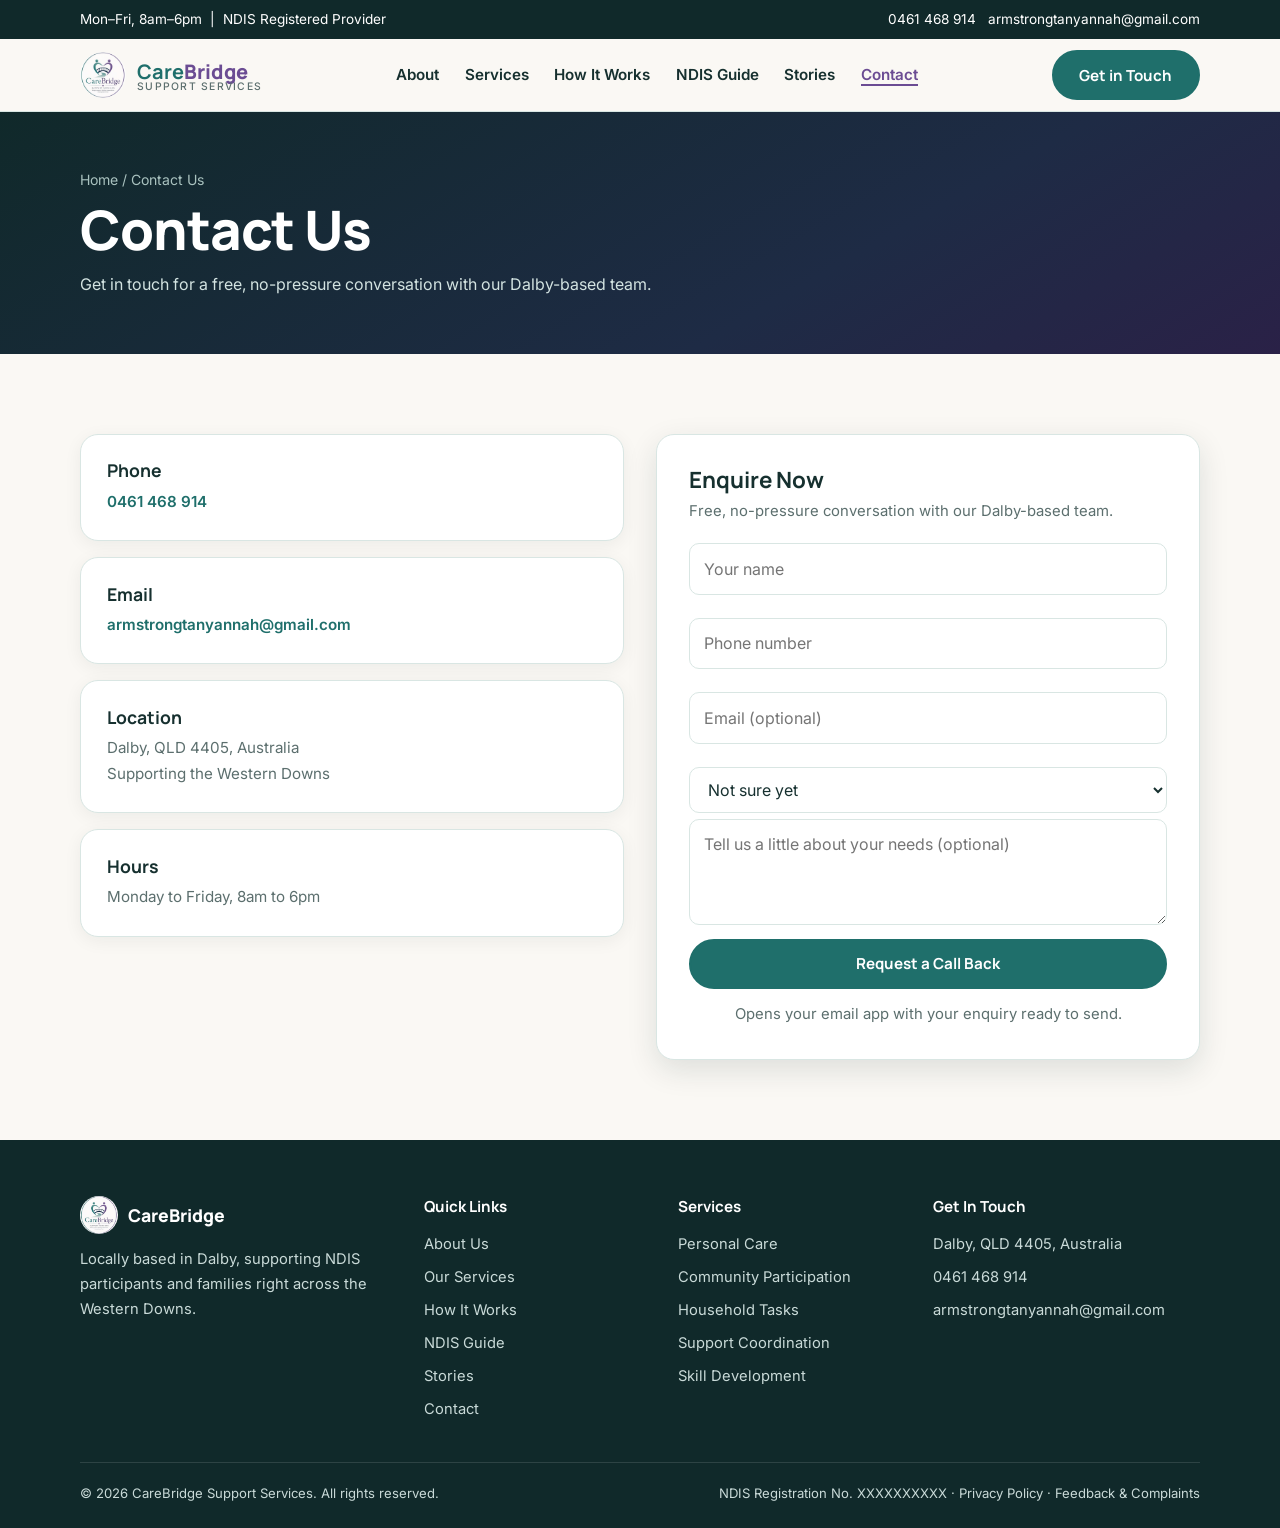
<file: contact.html>
<!DOCTYPE html>
<html lang="en-AU">
<head>
<meta charset="utf-8">
<meta name="viewport" content="width=device-width, initial-scale=1, viewport-fit=cover">
<title>Contact | CareBridge Support Services</title>
<meta name="description" content="Contact CareBridge Support Services in Dalby, QLD.">
<link rel="icon" href="[data-uri]">
<link href="https://fonts.googleapis.com/css2?family=Manrope:wght@500;700;800&family=Inter:wght@400;500;600&display=swap" rel="stylesheet">
<style>

:root{--teal:#1F6F6B;--teal2:#3E8E8A;--purple:#6B4C93;--navy:#1E2B45;--deep:#10292A;--bg:#FAF8F4;--tint:#E9F3F1;--surface:#fff;--ink:#16302F;--muted:#5C6F6E;--line:#D9E6E3;--lav:#EEE8F5;--on-deep:#C9DAD8;
box-sizing:border-box;padding-top:env(safe-area-inset-top,0px);padding-bottom:env(safe-area-inset-bottom,0px)}
@media(prefers-color-scheme:dark){:root:not([data-theme=light]){--bg:#0F1B1B;--tint:#142524;--surface:#1A2D2C;--ink:#EAF4F2;--muted:#A7BDBA;--line:#2B4341;--lav:#2B2440;--teal:#6BC1BB;--purple:#B79BE0}}
:root[data-theme=dark]{--bg:#0F1B1B;--tint:#142524;--surface:#1A2D2C;--ink:#EAF4F2;--muted:#A7BDBA;--line:#2B4341;--lav:#2B2440;--teal:#6BC1BB;--purple:#B79BE0}
*,*::before,*::after{box-sizing:border-box;margin:0;padding:0}
html{scroll-behavior:smooth;scroll-padding-top:110px}
body{font:400 1rem/1.7 Inter,system-ui,sans-serif;background:var(--bg);color:var(--ink);overflow-x:hidden}
h1,h2,h3{font-family:Manrope,Inter,sans-serif;line-height:1.15;color:var(--ink)}
a{color:inherit;text-decoration:none}
:focus-visible{outline:3px solid var(--purple);outline-offset:3px;border-radius:6px}
.w{width:min(1120px,100% - 3rem);margin-inline:auto}
section{padding:5rem 0}
.top{background:var(--deep);color:#fff;font-size:.85rem;padding:.5rem 0;padding-top:calc(.5rem + env(safe-area-inset-top,0px))}
.top .w{display:flex;justify-content:space-between;gap:1rem;flex-wrap:wrap}
.top a:hover{text-decoration:underline}
header{position:sticky;top:0;z-index:20;background:var(--bg);border-bottom:1px solid var(--line)}
.bar{display:flex;align-items:center;justify-content:space-between;gap:1rem;min-height:4.5rem}
.brand{display:flex;align-items:center;gap:.7rem;font:800 1.25rem Manrope,sans-serif}
.brand img{width:46px;height:46px;border-radius:50%}
.brand b{color:var(--teal)}.brand i{font-style:normal;color:var(--purple)}
.brand small{display:block;font:500 .65rem Inter;letter-spacing:.12em;color:var(--muted);text-transform:uppercase;margin-top:-.3rem}
nav ul{display:flex;gap:1.6rem;list-style:none;font-weight:600;font-size:.95rem}
nav a:hover{color:var(--purple)}
.btn{display:inline-block;padding:.8rem 1.6rem;border-radius:999px;font:700 .95rem Manrope,sans-serif;background:var(--teal);color:#fff;border:2px solid var(--teal);cursor:pointer}
@media(prefers-color-scheme:dark){:root:not([data-theme=light]) .btn{color:#0F1B1B}}
.btn.ghost{background:transparent;border-color:#fff;color:#fff}
.btn:hover{filter:brightness(1.1)}
.menu{display:none;background:none;border:2px solid var(--ink);color:var(--ink);border-radius:10px;padding:.4rem .7rem;font:700 .95rem Inter}
@media(max-width:860px){.menu{display:block}nav{display:none;position:absolute;left:0;right:0;top:100%;background:var(--bg);border-bottom:1px solid var(--line);padding:1rem 1.5rem}nav.open{display:block}nav ul{flex-direction:column;gap:1rem}.hdr .btn{display:none}}
.hero{background:var(--tint);padding:4.5rem 0}
.hero .w{display:grid;grid-template-columns:1.1fr 1fr;gap:3rem;align-items:center}
@media(max-width:860px){.hero .w{grid-template-columns:1fr}}
.kicker{display:flex;align-items:center;gap:.6rem;color:var(--teal);font-weight:700;font-size:.78rem;letter-spacing:.12em;text-transform:uppercase;margin-bottom:1rem}
.kicker::before{content:"";width:1.6rem;height:2px;background:currentColor}
h1{font-size:clamp(2.2rem,5vw,3.4rem);font-weight:500;letter-spacing:-.02em}
h1 em{color:var(--purple);font-weight:500}
.lead{color:var(--muted);font-size:1.1rem;max-width:46ch;margin:1.2rem 0 1.8rem}
.row{display:flex;gap:.8rem;flex-wrap:wrap}
.hero .ghost{color:var(--ink);border-color:var(--ink)}
.logo-card{justify-self:center;width:min(380px,100%);aspect-ratio:1;border-radius:28px;padding:5px;background:linear-gradient(135deg,var(--teal2),var(--purple));box-shadow:0 20px 40px rgba(31,111,107,.2)}
.logo-card img{width:100%;height:100%;border-radius:24px;object-fit:cover;display:block}
h2{font-size:clamp(1.7rem,3.5vw,2.4rem);font-weight:700;margin-bottom:.8rem}
.sub{color:var(--muted);max-width:60ch;margin-bottom:2.2rem}
.grid{display:grid;gap:1.25rem;grid-template-columns:repeat(auto-fit,minmax(250px,1fr))}
.card{background:var(--surface);border-radius:18px;padding:1.6rem;box-shadow:0 4px 18px rgba(16,41,42,.06);border:1px solid var(--line)}
.card h3{font-size:1.1rem;margin-bottom:.5rem}
.card p{color:var(--muted);font-size:.95rem}
.ico{font-size:1.6rem;margin-bottom:.8rem}
.pill{display:inline-block;background:var(--lav);color:var(--purple);font:700 .68rem Inter;letter-spacing:.1em;padding:.3rem .8rem;border-radius:999px;margin-bottom:1rem}
.steps{counter-reset:s;display:grid;gap:1.25rem;grid-template-columns:repeat(auto-fit,minmax(240px,1fr))}
.step{counter-increment:s;padding-left:3.4rem;position:relative}
.step::before{content:counter(s);position:absolute;left:0;top:0;width:2.5rem;height:2.5rem;border-radius:50%;background:var(--lav);color:var(--purple);font:800 1.1rem Manrope;display:grid;place-items:center}
.step h3{font-size:1.1rem;margin-bottom:.3rem}.step p{color:var(--muted);font-size:.95rem}
.guide{background:var(--tint)}
.note{margin-top:1.25rem;display:flex;gap:.9rem;align-items:flex-start;background:var(--surface);border-radius:16px;padding:1.2rem 1.5rem;color:var(--muted);font-size:.95rem;border:1px solid var(--line)}
.note b{color:var(--ink)}
.cta{background:linear-gradient(120deg,#3E8E8A,#6B4C93);color:#fff;border-radius:26px;padding:3rem;display:flex;justify-content:space-between;align-items:center;gap:1.5rem;flex-wrap:wrap}
.cta h2{color:#fff;margin:0 0 .4rem}.cta p{opacity:.95}
.cform{display:grid;gap:1rem;grid-template-columns:1fr 1fr;max-width:760px}
.cform .full{grid-column:1/-1}
@media(max-width:620px){.cform{grid-template-columns:1fr}.cta{padding:2rem 1.5rem}}
label{display:block;font-weight:600;font-size:.9rem;margin-bottom:.3rem}
input,select,textarea{width:100%;font:inherit;color:var(--ink);background:var(--surface);border:1.5px solid var(--line);border-radius:12px;padding:.7rem .9rem}
.err{color:#B3261E;font-size:.85rem;font-weight:600;min-height:1.1em}
@media(prefers-color-scheme:dark){:root:not([data-theme=light]) .err{color:#FF8F86}}
.hp{position:absolute;left:-9999px}
#ok{display:none;margin-top:1rem;background:var(--lav);padding:1rem 1.3rem;border-radius:14px;font-weight:600;max-width:760px}
footer{background:var(--deep);color:var(--on-deep);padding:3.5rem 0 1.5rem;font-size:.92rem}
.fg{display:grid;gap:2rem;grid-template-columns:1.4fr 1fr 1fr 1.2fr}
@media(max-width:860px){.fg{grid-template-columns:1fr 1fr}}@media(max-width:520px){.fg{grid-template-columns:1fr}}
footer h4{color:#fff;font:700 .95rem Manrope;margin-bottom:.9rem}
footer ul{list-style:none}footer li{margin-bottom:.5rem}
footer a:hover{color:#fff;text-decoration:underline}
.fb{display:flex;justify-content:space-between;gap:1rem;flex-wrap:wrap;border-top:1px solid rgba(255,255,255,.12);margin-top:2rem;padding-top:1.2rem;font-size:.82rem}
.fbrand{display:flex;align-items:center;gap:.6rem;color:#fff;font:800 1.1rem Manrope;margin-bottom:.8rem}
.fbrand img{width:38px;height:38px;border-radius:50%}
@media(prefers-reduced-motion:reduce){html{scroll-behavior:auto}}
.fcard{background:var(--surface);border:1px solid var(--line);border-radius:22px;padding:2rem;box-shadow:0 20px 40px rgba(31,111,107,.15)}
.fcard h3{font-size:1.4rem;margin-bottom:.4rem}.fcard>p{color:var(--muted);font-size:.93rem;margin-bottom:1.2rem}
.fcard .cform{gap:.8rem}.fcard #ok{margin-top:1rem}
.abt{display:grid;grid-template-columns:1.1fr 1fr;gap:3rem;align-items:center}
.illus svg{width:100%;height:auto;display:block}
@media(max-width:860px){.abt{grid-template-columns:1fr}}
@media(max-width:520px){.fcard{padding:1.5rem 1.2rem}}
:root{--photo:none}
.hero{background:linear-gradient(150deg,#10292A 0%,#1E2B45 60%,#2A2147 100%);position:relative;overflow:hidden;padding:4.5rem 0}
.hero::before{content:"";position:absolute;top:-140px;right:-100px;width:460px;height:460px;border-radius:50%;background:radial-gradient(circle,rgba(62,142,138,.35),transparent 70%)}
.hero .w{position:relative;z-index:1;grid-template-columns:1.05fr .95fr;align-items:center}
.hero h1{color:#fff;font-weight:800}.hero h1 em{color:#C9B3EE;font-weight:800}
.hero .lead{color:#D3E3E1}.hero .kicker{color:#7FD0CA}
.hero .ghost{color:#fff;border-color:rgba(255,255,255,.5)}
.hero .btn:not(.ghost){background:#fff;color:#10292A;border-color:#fff}
.stats{display:flex;flex-wrap:wrap;margin-top:2.2rem}
.stat{padding-right:1.6rem;margin-right:1.6rem;border-right:1px solid rgba(255,255,255,.2)}
.stat:last-child{border:0;margin:0;padding:0}
.stat b{display:block;color:#fff;font:800 1.1rem Manrope,sans-serif}.stat span{color:#A9C2BF;font-size:.8rem}
.fcard{padding:2rem;border-radius:18px;box-shadow:0 30px 60px rgba(0,0,0,.4)}
.fcard input,.fcard select,.fcard textarea{margin-bottom:.35rem;border-radius:10px}
.fcard .err{margin-bottom:.15rem}.fnote{text-align:center;font-size:.78rem;margin-top:.8rem!important;margin-bottom:0!important}
.abt{grid-template-columns:1fr 1.05fr}
.photo{aspect-ratio:5/4;border-radius:24px;border:5px solid transparent;background:var(--photo) center/cover padding-box,linear-gradient(135deg,var(--teal2),var(--purple)) border-box;box-shadow:0 20px 40px rgba(31,111,107,.2)}
.chips{display:flex;flex-wrap:wrap;gap:.6rem}.chip{background:var(--lav);color:var(--purple);font-weight:600;font-size:.88rem;padding:.4rem .9rem;border-radius:999px}
#services .grid{grid-template-columns:repeat(auto-fit,minmax(200px,1fr))}
.ico{width:48px;height:48px;border-radius:12px;background:var(--lav);color:var(--purple);display:grid;place-items:center;margin-bottom:1rem}.ico .i{width:24px;height:24px}
.cta{background:linear-gradient(120deg,rgba(31,111,107,.93),rgba(107,76,147,.93)),var(--photo) center/cover;padding:3.5rem 3rem}
@media(max-width:860px){.hero .w,.abt{grid-template-columns:1fr}.stat{padding-right:1rem;margin-right:1rem}}
[hidden]{display:none!important}
.ph{background:linear-gradient(150deg,#10292A,#1E2B45 65%,#2A2147);color:#fff;padding:3.5rem 0}
.ph h1{color:#fff;font-weight:800;margin:.4rem 0 .6rem}.ph p{color:#D3E3E1;max-width:60ch}
.crumb{font-size:.88rem;color:#A9C2BF}.crumb a:hover{color:#fff;text-decoration:underline}
.grid2{display:grid;gap:1.25rem;grid-template-columns:repeat(auto-fit,minmax(300px,1fr))}
.cgrid{display:grid;gap:2rem;grid-template-columns:1fr 1fr;align-items:start}.stack{display:grid;gap:1rem}
@media(max-width:860px){.cgrid{grid-template-columns:1fr}}
.cgrid .fcard{box-shadow:0 10px 30px rgba(16,41,42,.12)}
.card a{color:var(--teal);font-weight:600}.card a:hover{text-decoration:underline}
.ok{display:none;margin-top:1rem;background:var(--lav);padding:1rem 1.3rem;border-radius:14px;font-weight:600}
.list{margin:.6rem 0 0 1.2rem;color:var(--muted)}.list li{margin-bottom:.4rem}
.doc{max-width:760px}.doc h2{font-size:1.3rem;margin:1.8rem 0 .5rem}.doc p{color:var(--muted)}.doc a{color:var(--teal);font-weight:600}
.banner{background:var(--lav);color:var(--purple);font-weight:600;padding:.8rem 1.1rem;border-radius:12px}
nav a[aria-current]{color:var(--purple);box-shadow:0 2px 0 var(--purple)}
</style>
</head>
<body>
<div class="top"><div class="w"><span>Mon–Fri, 8am–6pm &nbsp;|&nbsp; NDIS Registered Provider</span><span><a href="tel:0461468914">0461 468 914</a> &nbsp; <a href="mailto:armstrongtanyannah@gmail.com">armstrongtanyannah@gmail.com</a></span></div></div>
<header><div class="w bar hdr">
<a class="brand" href="index.html"><img src="[data-uri]" alt="CareBridge logo"><span><b>Care</b><i>Bridge</i><small>Support Services</small></span></a>
<nav id="nav" aria-label="Main"><ul><li><a href="about.html">About</a></li><li><a href="services.html">Services</a></li><li><a href="how-it-works.html">How It Works</a></li><li><a href="ndis-guide.html">NDIS Guide</a></li><li><a href="stories.html">Stories</a></li><li><a href="contact.html" aria-current="page">Contact</a></li></ul></nav>
<a class="btn" href="contact.html">Get in Touch</a>
<button class="menu" id="mb" aria-expanded="false" aria-controls="nav">Menu</button>
</div></header>
<main id="top"><section class="ph"><div class="w"><div class="crumb"><a href="index.html">Home</a> / Contact Us</div><h1>Contact Us</h1><p>Get in touch for a free, no-pressure conversation with our Dalby-based team.</p></div></section><section><div class="w cgrid"><div class="stack"><div class="card"><h3>Phone</h3><p><a href="tel:0461468914">0461 468 914</a></p></div><div class="card"><h3>Email</h3><p><a href="mailto:armstrongtanyannah@gmail.com">armstrongtanyannah@gmail.com</a></p></div><div class="card"><h3>Location</h3><p>Dalby, QLD 4405, Australia<br>Supporting the Western Downs</p></div><div class="card"><h3>Hours</h3><p>Monday to Friday, 8am to 6pm</p></div></div><div class="fcard"><h3>Enquire Now</h3><p>Free, no-pressure conversation with our Dalby-based team.</p>
<form class="enq" novalidate>
<input name="n" placeholder="Your name" autocomplete="name" aria-label="Your name"><div class="err" data-e="n"></div>
<input name="p" type="tel" placeholder="Phone number" autocomplete="tel" aria-label="Phone number"><div class="err" data-e="p"></div>
<input name="e" type="email" placeholder="Email (optional)" autocomplete="email" aria-label="Email"><div class="err" data-e="e"></div>
<select name="t" aria-label="Support you need"><option>Not sure yet</option><option>Personal Care</option><option>Community Participation</option><option>Household Tasks</option><option>Support Coordination</option><option>Skill Development</option></select>
<textarea name="m" rows="3" placeholder="Tell us a little about your needs (optional)" aria-label="Message"></textarea>
<input class="hp" name="hp" tabindex="-1" autocomplete="off" aria-hidden="true">
<button type="submit" class="btn" style="width:100%">Request a Call Back</button></form>
<div class="ok" role="status">Thanks! Your email is ready to send. Prefer to talk? Call 0461 468 914.</div>
<p class="fnote">Opens your email app with your enquiry ready to send.</p></div></div></section></main>
<footer><div class="w">
<div class="fg">
<div><div class="fbrand"><img src="[data-uri]" alt=""><span>CareBridge</span></div><p>Locally based in Dalby, supporting NDIS participants and families right across the Western Downs.</p></div>
<div><h4>Quick Links</h4><ul><li><a href="about.html">About Us</a></li><li><a href="services.html">Our Services</a></li><li><a href="how-it-works.html">How It Works</a></li><li><a href="ndis-guide.html">NDIS Guide</a></li><li><a href="stories.html">Stories</a></li><li><a href="contact.html">Contact</a></li></ul></div>
<div><h4>Services</h4><ul><li><a href="services.html">Personal Care</a></li><li><a href="services.html">Community Participation</a></li><li><a href="services.html">Household Tasks</a></li><li><a href="services.html">Support Coordination</a></li><li><a href="services.html">Skill Development</a></li></ul></div>
<div><h4>Get In Touch</h4><ul><li>Dalby, QLD 4405, Australia</li><li><a href="tel:0461468914">0461 468 914</a></li><li><a href="mailto:armstrongtanyannah@gmail.com">armstrongtanyannah@gmail.com</a></li></ul></div>
</div>
<div class="fb"><span>© 2026 CareBridge Support Services. All rights reserved.</span><span>NDIS Registration No. XXXXXXXXXX &middot; <a href="privacy.html">Privacy Policy</a> &middot; <a href="feedback.html">Feedback &amp; Complaints</a></span></div>
</div></footer>
<script>

(function(){
var nav=document.getElementById('nav'),mb=document.getElementById('mb');
mb.onclick=function(){var o=nav.classList.toggle('open');mb.setAttribute('aria-expanded',o)};
function closeNav(){nav.classList.remove('open');mb.setAttribute('aria-expanded',false)}
nav.onclick=function(e){if(e.target.tagName==='A')closeNav()};
document.querySelectorAll('form.enq').forEach(function(f){
var v=function(n){return f.elements[n].value.trim()};
function err(n,m){f.querySelector('[data-e='+n+']').textContent=m;return !m}
f.addEventListener('submit',function(e){e.preventDefault();if(v('hp'))return;
var n=v('n'),p=v('p'),em=v('e'),ok=true;
ok=err('n',n.length>1?'':'Enter your name.')&&ok;
ok=err('p',/^[+\d][\d\s()-]{7,}$/.test(p)?'':'Enter a phone number we can reach you on.')&&ok;
ok=err('e',!em||/^\S+@\S+\.\S+$/.test(em)?'':'Enter a valid email address.')&&ok;
if(!ok)return;
var b='Name: '+n+'\nPhone: '+p+(em?'\nEmail: '+em:'')+'\nSupport needed: '+v('t')+'\n\n'+v('m');
f.parentNode.querySelector('.ok').style.display='block';
location.href='mailto:armstrongtanyannah@gmail.com?subject='+encodeURIComponent('Website enquiry from '+n)+'&body='+encodeURIComponent(b)})});
})();
</script>
</body>
</html>
</file>
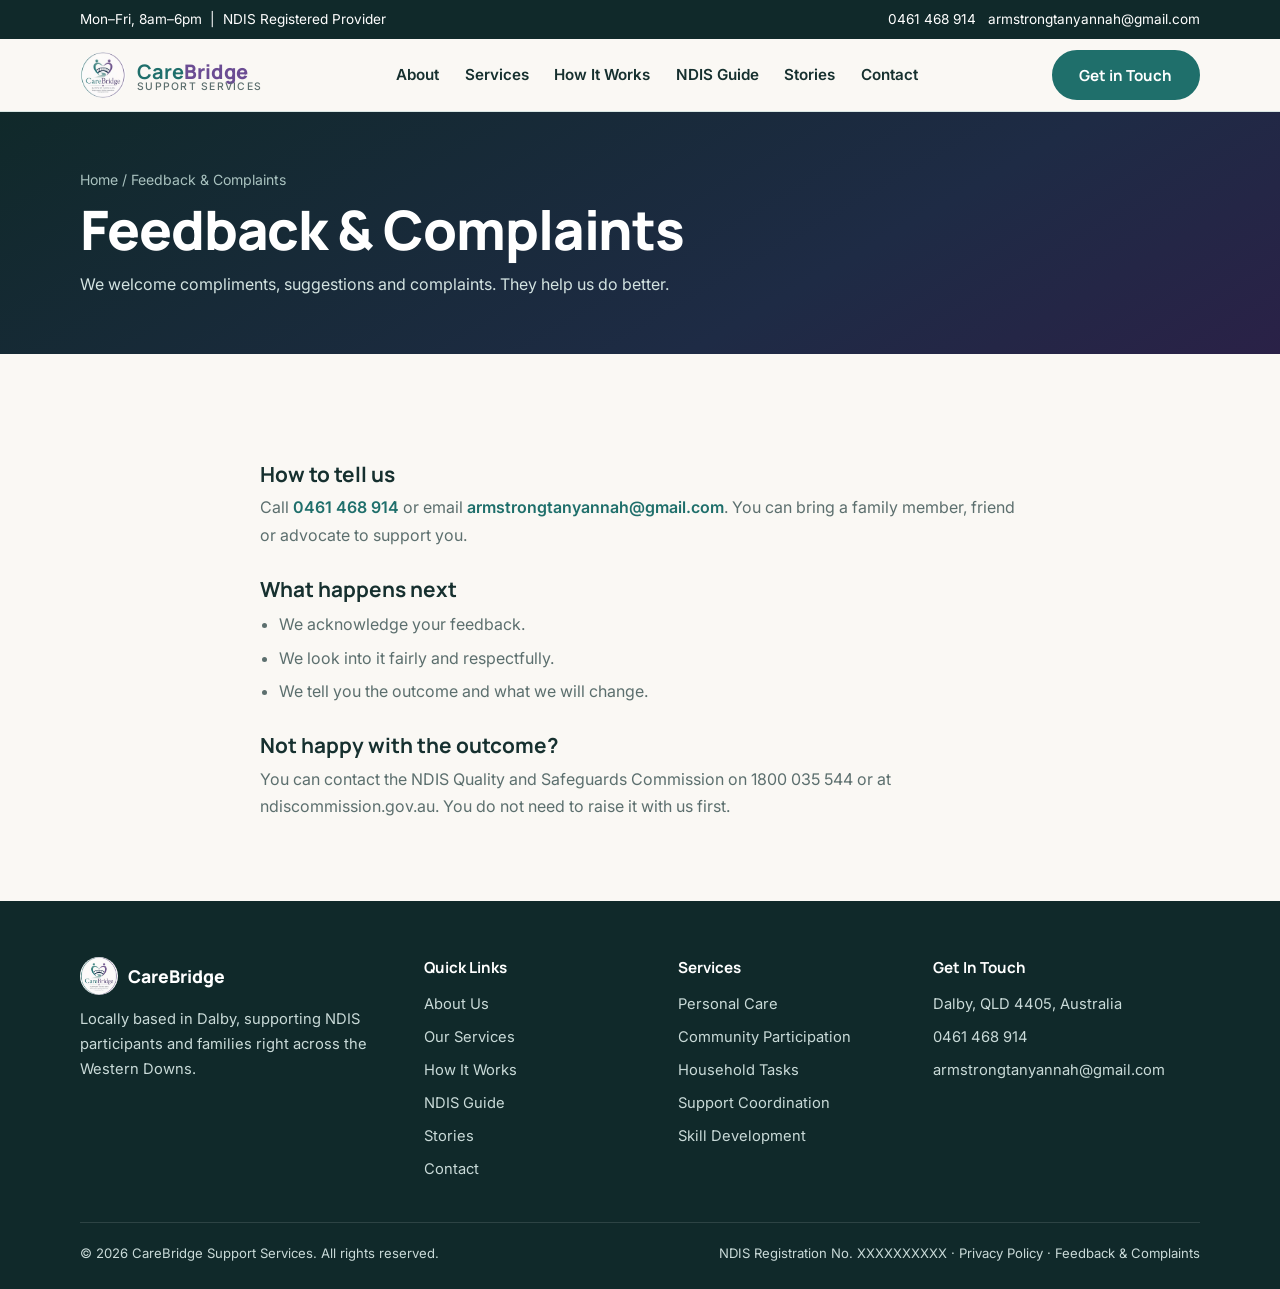
<file: feedback.html>
<!DOCTYPE html>
<html lang="en-AU">
<head>
<meta charset="utf-8">
<meta name="viewport" content="width=device-width, initial-scale=1, viewport-fit=cover">
<title>Feedback &amp; Complaints | CareBridge Support Services</title>
<meta name="description" content="How to give feedback or make a complaint to CareBridge.">
<link rel="icon" href="[data-uri]">
<link href="https://fonts.googleapis.com/css2?family=Manrope:wght@500;700;800&family=Inter:wght@400;500;600&display=swap" rel="stylesheet">
<style>

:root{--teal:#1F6F6B;--teal2:#3E8E8A;--purple:#6B4C93;--navy:#1E2B45;--deep:#10292A;--bg:#FAF8F4;--tint:#E9F3F1;--surface:#fff;--ink:#16302F;--muted:#5C6F6E;--line:#D9E6E3;--lav:#EEE8F5;--on-deep:#C9DAD8;
box-sizing:border-box;padding-top:env(safe-area-inset-top,0px);padding-bottom:env(safe-area-inset-bottom,0px)}
@media(prefers-color-scheme:dark){:root:not([data-theme=light]){--bg:#0F1B1B;--tint:#142524;--surface:#1A2D2C;--ink:#EAF4F2;--muted:#A7BDBA;--line:#2B4341;--lav:#2B2440;--teal:#6BC1BB;--purple:#B79BE0}}
:root[data-theme=dark]{--bg:#0F1B1B;--tint:#142524;--surface:#1A2D2C;--ink:#EAF4F2;--muted:#A7BDBA;--line:#2B4341;--lav:#2B2440;--teal:#6BC1BB;--purple:#B79BE0}
*,*::before,*::after{box-sizing:border-box;margin:0;padding:0}
html{scroll-behavior:smooth;scroll-padding-top:110px}
body{font:400 1rem/1.7 Inter,system-ui,sans-serif;background:var(--bg);color:var(--ink);overflow-x:hidden}
h1,h2,h3{font-family:Manrope,Inter,sans-serif;line-height:1.15;color:var(--ink)}
a{color:inherit;text-decoration:none}
:focus-visible{outline:3px solid var(--purple);outline-offset:3px;border-radius:6px}
.w{width:min(1120px,100% - 3rem);margin-inline:auto}
section{padding:5rem 0}
.top{background:var(--deep);color:#fff;font-size:.85rem;padding:.5rem 0;padding-top:calc(.5rem + env(safe-area-inset-top,0px))}
.top .w{display:flex;justify-content:space-between;gap:1rem;flex-wrap:wrap}
.top a:hover{text-decoration:underline}
header{position:sticky;top:0;z-index:20;background:var(--bg);border-bottom:1px solid var(--line)}
.bar{display:flex;align-items:center;justify-content:space-between;gap:1rem;min-height:4.5rem}
.brand{display:flex;align-items:center;gap:.7rem;font:800 1.25rem Manrope,sans-serif}
.brand img{width:46px;height:46px;border-radius:50%}
.brand b{color:var(--teal)}.brand i{font-style:normal;color:var(--purple)}
.brand small{display:block;font:500 .65rem Inter;letter-spacing:.12em;color:var(--muted);text-transform:uppercase;margin-top:-.3rem}
nav ul{display:flex;gap:1.6rem;list-style:none;font-weight:600;font-size:.95rem}
nav a:hover{color:var(--purple)}
.btn{display:inline-block;padding:.8rem 1.6rem;border-radius:999px;font:700 .95rem Manrope,sans-serif;background:var(--teal);color:#fff;border:2px solid var(--teal);cursor:pointer}
@media(prefers-color-scheme:dark){:root:not([data-theme=light]) .btn{color:#0F1B1B}}
.btn.ghost{background:transparent;border-color:#fff;color:#fff}
.btn:hover{filter:brightness(1.1)}
.menu{display:none;background:none;border:2px solid var(--ink);color:var(--ink);border-radius:10px;padding:.4rem .7rem;font:700 .95rem Inter}
@media(max-width:860px){.menu{display:block}nav{display:none;position:absolute;left:0;right:0;top:100%;background:var(--bg);border-bottom:1px solid var(--line);padding:1rem 1.5rem}nav.open{display:block}nav ul{flex-direction:column;gap:1rem}.hdr .btn{display:none}}
.hero{background:var(--tint);padding:4.5rem 0}
.hero .w{display:grid;grid-template-columns:1.1fr 1fr;gap:3rem;align-items:center}
@media(max-width:860px){.hero .w{grid-template-columns:1fr}}
.kicker{display:flex;align-items:center;gap:.6rem;color:var(--teal);font-weight:700;font-size:.78rem;letter-spacing:.12em;text-transform:uppercase;margin-bottom:1rem}
.kicker::before{content:"";width:1.6rem;height:2px;background:currentColor}
h1{font-size:clamp(2.2rem,5vw,3.4rem);font-weight:500;letter-spacing:-.02em}
h1 em{color:var(--purple);font-weight:500}
.lead{color:var(--muted);font-size:1.1rem;max-width:46ch;margin:1.2rem 0 1.8rem}
.row{display:flex;gap:.8rem;flex-wrap:wrap}
.hero .ghost{color:var(--ink);border-color:var(--ink)}
.logo-card{justify-self:center;width:min(380px,100%);aspect-ratio:1;border-radius:28px;padding:5px;background:linear-gradient(135deg,var(--teal2),var(--purple));box-shadow:0 20px 40px rgba(31,111,107,.2)}
.logo-card img{width:100%;height:100%;border-radius:24px;object-fit:cover;display:block}
h2{font-size:clamp(1.7rem,3.5vw,2.4rem);font-weight:700;margin-bottom:.8rem}
.sub{color:var(--muted);max-width:60ch;margin-bottom:2.2rem}
.grid{display:grid;gap:1.25rem;grid-template-columns:repeat(auto-fit,minmax(250px,1fr))}
.card{background:var(--surface);border-radius:18px;padding:1.6rem;box-shadow:0 4px 18px rgba(16,41,42,.06);border:1px solid var(--line)}
.card h3{font-size:1.1rem;margin-bottom:.5rem}
.card p{color:var(--muted);font-size:.95rem}
.ico{font-size:1.6rem;margin-bottom:.8rem}
.pill{display:inline-block;background:var(--lav);color:var(--purple);font:700 .68rem Inter;letter-spacing:.1em;padding:.3rem .8rem;border-radius:999px;margin-bottom:1rem}
.steps{counter-reset:s;display:grid;gap:1.25rem;grid-template-columns:repeat(auto-fit,minmax(240px,1fr))}
.step{counter-increment:s;padding-left:3.4rem;position:relative}
.step::before{content:counter(s);position:absolute;left:0;top:0;width:2.5rem;height:2.5rem;border-radius:50%;background:var(--lav);color:var(--purple);font:800 1.1rem Manrope;display:grid;place-items:center}
.step h3{font-size:1.1rem;margin-bottom:.3rem}.step p{color:var(--muted);font-size:.95rem}
.guide{background:var(--tint)}
.note{margin-top:1.25rem;display:flex;gap:.9rem;align-items:flex-start;background:var(--surface);border-radius:16px;padding:1.2rem 1.5rem;color:var(--muted);font-size:.95rem;border:1px solid var(--line)}
.note b{color:var(--ink)}
.cta{background:linear-gradient(120deg,#3E8E8A,#6B4C93);color:#fff;border-radius:26px;padding:3rem;display:flex;justify-content:space-between;align-items:center;gap:1.5rem;flex-wrap:wrap}
.cta h2{color:#fff;margin:0 0 .4rem}.cta p{opacity:.95}
.cform{display:grid;gap:1rem;grid-template-columns:1fr 1fr;max-width:760px}
.cform .full{grid-column:1/-1}
@media(max-width:620px){.cform{grid-template-columns:1fr}.cta{padding:2rem 1.5rem}}
label{display:block;font-weight:600;font-size:.9rem;margin-bottom:.3rem}
input,select,textarea{width:100%;font:inherit;color:var(--ink);background:var(--surface);border:1.5px solid var(--line);border-radius:12px;padding:.7rem .9rem}
.err{color:#B3261E;font-size:.85rem;font-weight:600;min-height:1.1em}
@media(prefers-color-scheme:dark){:root:not([data-theme=light]) .err{color:#FF8F86}}
.hp{position:absolute;left:-9999px}
#ok{display:none;margin-top:1rem;background:var(--lav);padding:1rem 1.3rem;border-radius:14px;font-weight:600;max-width:760px}
footer{background:var(--deep);color:var(--on-deep);padding:3.5rem 0 1.5rem;font-size:.92rem}
.fg{display:grid;gap:2rem;grid-template-columns:1.4fr 1fr 1fr 1.2fr}
@media(max-width:860px){.fg{grid-template-columns:1fr 1fr}}@media(max-width:520px){.fg{grid-template-columns:1fr}}
footer h4{color:#fff;font:700 .95rem Manrope;margin-bottom:.9rem}
footer ul{list-style:none}footer li{margin-bottom:.5rem}
footer a:hover{color:#fff;text-decoration:underline}
.fb{display:flex;justify-content:space-between;gap:1rem;flex-wrap:wrap;border-top:1px solid rgba(255,255,255,.12);margin-top:2rem;padding-top:1.2rem;font-size:.82rem}
.fbrand{display:flex;align-items:center;gap:.6rem;color:#fff;font:800 1.1rem Manrope;margin-bottom:.8rem}
.fbrand img{width:38px;height:38px;border-radius:50%}
@media(prefers-reduced-motion:reduce){html{scroll-behavior:auto}}
.fcard{background:var(--surface);border:1px solid var(--line);border-radius:22px;padding:2rem;box-shadow:0 20px 40px rgba(31,111,107,.15)}
.fcard h3{font-size:1.4rem;margin-bottom:.4rem}.fcard>p{color:var(--muted);font-size:.93rem;margin-bottom:1.2rem}
.fcard .cform{gap:.8rem}.fcard #ok{margin-top:1rem}
.abt{display:grid;grid-template-columns:1.1fr 1fr;gap:3rem;align-items:center}
.illus svg{width:100%;height:auto;display:block}
@media(max-width:860px){.abt{grid-template-columns:1fr}}
@media(max-width:520px){.fcard{padding:1.5rem 1.2rem}}
:root{--photo:none}
.hero{background:linear-gradient(150deg,#10292A 0%,#1E2B45 60%,#2A2147 100%);position:relative;overflow:hidden;padding:4.5rem 0}
.hero::before{content:"";position:absolute;top:-140px;right:-100px;width:460px;height:460px;border-radius:50%;background:radial-gradient(circle,rgba(62,142,138,.35),transparent 70%)}
.hero .w{position:relative;z-index:1;grid-template-columns:1.05fr .95fr;align-items:center}
.hero h1{color:#fff;font-weight:800}.hero h1 em{color:#C9B3EE;font-weight:800}
.hero .lead{color:#D3E3E1}.hero .kicker{color:#7FD0CA}
.hero .ghost{color:#fff;border-color:rgba(255,255,255,.5)}
.hero .btn:not(.ghost){background:#fff;color:#10292A;border-color:#fff}
.stats{display:flex;flex-wrap:wrap;margin-top:2.2rem}
.stat{padding-right:1.6rem;margin-right:1.6rem;border-right:1px solid rgba(255,255,255,.2)}
.stat:last-child{border:0;margin:0;padding:0}
.stat b{display:block;color:#fff;font:800 1.1rem Manrope,sans-serif}.stat span{color:#A9C2BF;font-size:.8rem}
.fcard{padding:2rem;border-radius:18px;box-shadow:0 30px 60px rgba(0,0,0,.4)}
.fcard input,.fcard select,.fcard textarea{margin-bottom:.35rem;border-radius:10px}
.fcard .err{margin-bottom:.15rem}.fnote{text-align:center;font-size:.78rem;margin-top:.8rem!important;margin-bottom:0!important}
.abt{grid-template-columns:1fr 1.05fr}
.photo{aspect-ratio:5/4;border-radius:24px;border:5px solid transparent;background:var(--photo) center/cover padding-box,linear-gradient(135deg,var(--teal2),var(--purple)) border-box;box-shadow:0 20px 40px rgba(31,111,107,.2)}
.chips{display:flex;flex-wrap:wrap;gap:.6rem}.chip{background:var(--lav);color:var(--purple);font-weight:600;font-size:.88rem;padding:.4rem .9rem;border-radius:999px}
#services .grid{grid-template-columns:repeat(auto-fit,minmax(200px,1fr))}
.ico{width:48px;height:48px;border-radius:12px;background:var(--lav);color:var(--purple);display:grid;place-items:center;margin-bottom:1rem}.ico .i{width:24px;height:24px}
.cta{background:linear-gradient(120deg,rgba(31,111,107,.93),rgba(107,76,147,.93)),var(--photo) center/cover;padding:3.5rem 3rem}
@media(max-width:860px){.hero .w,.abt{grid-template-columns:1fr}.stat{padding-right:1rem;margin-right:1rem}}
[hidden]{display:none!important}
.ph{background:linear-gradient(150deg,#10292A,#1E2B45 65%,#2A2147);color:#fff;padding:3.5rem 0}
.ph h1{color:#fff;font-weight:800;margin:.4rem 0 .6rem}.ph p{color:#D3E3E1;max-width:60ch}
.crumb{font-size:.88rem;color:#A9C2BF}.crumb a:hover{color:#fff;text-decoration:underline}
.grid2{display:grid;gap:1.25rem;grid-template-columns:repeat(auto-fit,minmax(300px,1fr))}
.cgrid{display:grid;gap:2rem;grid-template-columns:1fr 1fr;align-items:start}.stack{display:grid;gap:1rem}
@media(max-width:860px){.cgrid{grid-template-columns:1fr}}
.cgrid .fcard{box-shadow:0 10px 30px rgba(16,41,42,.12)}
.card a{color:var(--teal);font-weight:600}.card a:hover{text-decoration:underline}
.ok{display:none;margin-top:1rem;background:var(--lav);padding:1rem 1.3rem;border-radius:14px;font-weight:600}
.list{margin:.6rem 0 0 1.2rem;color:var(--muted)}.list li{margin-bottom:.4rem}
.doc{max-width:760px}.doc h2{font-size:1.3rem;margin:1.8rem 0 .5rem}.doc p{color:var(--muted)}.doc a{color:var(--teal);font-weight:600}
.banner{background:var(--lav);color:var(--purple);font-weight:600;padding:.8rem 1.1rem;border-radius:12px}
nav a[aria-current]{color:var(--purple);box-shadow:0 2px 0 var(--purple)}
</style>
</head>
<body>
<div class="top"><div class="w"><span>Mon–Fri, 8am–6pm &nbsp;|&nbsp; NDIS Registered Provider</span><span><a href="tel:0461468914">0461 468 914</a> &nbsp; <a href="mailto:armstrongtanyannah@gmail.com">armstrongtanyannah@gmail.com</a></span></div></div>
<header><div class="w bar hdr">
<a class="brand" href="index.html"><img src="[data-uri]" alt="CareBridge logo"><span><b>Care</b><i>Bridge</i><small>Support Services</small></span></a>
<nav id="nav" aria-label="Main"><ul><li><a href="about.html">About</a></li><li><a href="services.html">Services</a></li><li><a href="how-it-works.html">How It Works</a></li><li><a href="ndis-guide.html">NDIS Guide</a></li><li><a href="stories.html">Stories</a></li><li><a href="contact.html">Contact</a></li></ul></nav>
<a class="btn" href="contact.html">Get in Touch</a>
<button class="menu" id="mb" aria-expanded="false" aria-controls="nav">Menu</button>
</div></header>
<main id="top"><section class="ph"><div class="w"><div class="crumb"><a href="index.html">Home</a> / Feedback &amp; Complaints</div><h1>Feedback &amp; Complaints</h1><p>We welcome compliments, suggestions and complaints. They help us do better.</p></div></section><section><div class="w doc"><h2>How to tell us</h2><p>Call <a href="tel:0461468914">0461 468 914</a> or email <a href="mailto:armstrongtanyannah@gmail.com">armstrongtanyannah@gmail.com</a>. You can bring a family member, friend or advocate to support you.</p><h2>What happens next</h2><ul class="list"><li>We acknowledge your feedback.</li><li>We look into it fairly and respectfully.</li><li>We tell you the outcome and what we will change.</li></ul><h2>Not happy with the outcome?</h2><p>You can contact the NDIS Quality and Safeguards Commission on 1800 035 544 or at ndiscommission.gov.au. You do not need to raise it with us first.</p></div></section></main>
<footer><div class="w">
<div class="fg">
<div><div class="fbrand"><img src="[data-uri]" alt=""><span>CareBridge</span></div><p>Locally based in Dalby, supporting NDIS participants and families right across the Western Downs.</p></div>
<div><h4>Quick Links</h4><ul><li><a href="about.html">About Us</a></li><li><a href="services.html">Our Services</a></li><li><a href="how-it-works.html">How It Works</a></li><li><a href="ndis-guide.html">NDIS Guide</a></li><li><a href="stories.html">Stories</a></li><li><a href="contact.html">Contact</a></li></ul></div>
<div><h4>Services</h4><ul><li><a href="services.html">Personal Care</a></li><li><a href="services.html">Community Participation</a></li><li><a href="services.html">Household Tasks</a></li><li><a href="services.html">Support Coordination</a></li><li><a href="services.html">Skill Development</a></li></ul></div>
<div><h4>Get In Touch</h4><ul><li>Dalby, QLD 4405, Australia</li><li><a href="tel:0461468914">0461 468 914</a></li><li><a href="mailto:armstrongtanyannah@gmail.com">armstrongtanyannah@gmail.com</a></li></ul></div>
</div>
<div class="fb"><span>© 2026 CareBridge Support Services. All rights reserved.</span><span>NDIS Registration No. XXXXXXXXXX &middot; <a href="privacy.html">Privacy Policy</a> &middot; <a href="feedback.html">Feedback &amp; Complaints</a></span></div>
</div></footer>
<script>

(function(){
var nav=document.getElementById('nav'),mb=document.getElementById('mb');
mb.onclick=function(){var o=nav.classList.toggle('open');mb.setAttribute('aria-expanded',o)};
function closeNav(){nav.classList.remove('open');mb.setAttribute('aria-expanded',false)}
nav.onclick=function(e){if(e.target.tagName==='A')closeNav()};
document.querySelectorAll('form.enq').forEach(function(f){
var v=function(n){return f.elements[n].value.trim()};
function err(n,m){f.querySelector('[data-e='+n+']').textContent=m;return !m}
f.addEventListener('submit',function(e){e.preventDefault();if(v('hp'))return;
var n=v('n'),p=v('p'),em=v('e'),ok=true;
ok=err('n',n.length>1?'':'Enter your name.')&&ok;
ok=err('p',/^[+\d][\d\s()-]{7,}$/.test(p)?'':'Enter a phone number we can reach you on.')&&ok;
ok=err('e',!em||/^\S+@\S+\.\S+$/.test(em)?'':'Enter a valid email address.')&&ok;
if(!ok)return;
var b='Name: '+n+'\nPhone: '+p+(em?'\nEmail: '+em:'')+'\nSupport needed: '+v('t')+'\n\n'+v('m');
f.parentNode.querySelector('.ok').style.display='block';
location.href='mailto:armstrongtanyannah@gmail.com?subject='+encodeURIComponent('Website enquiry from '+n)+'&body='+encodeURIComponent(b)})});
})();
</script>
</body>
</html>
</file>
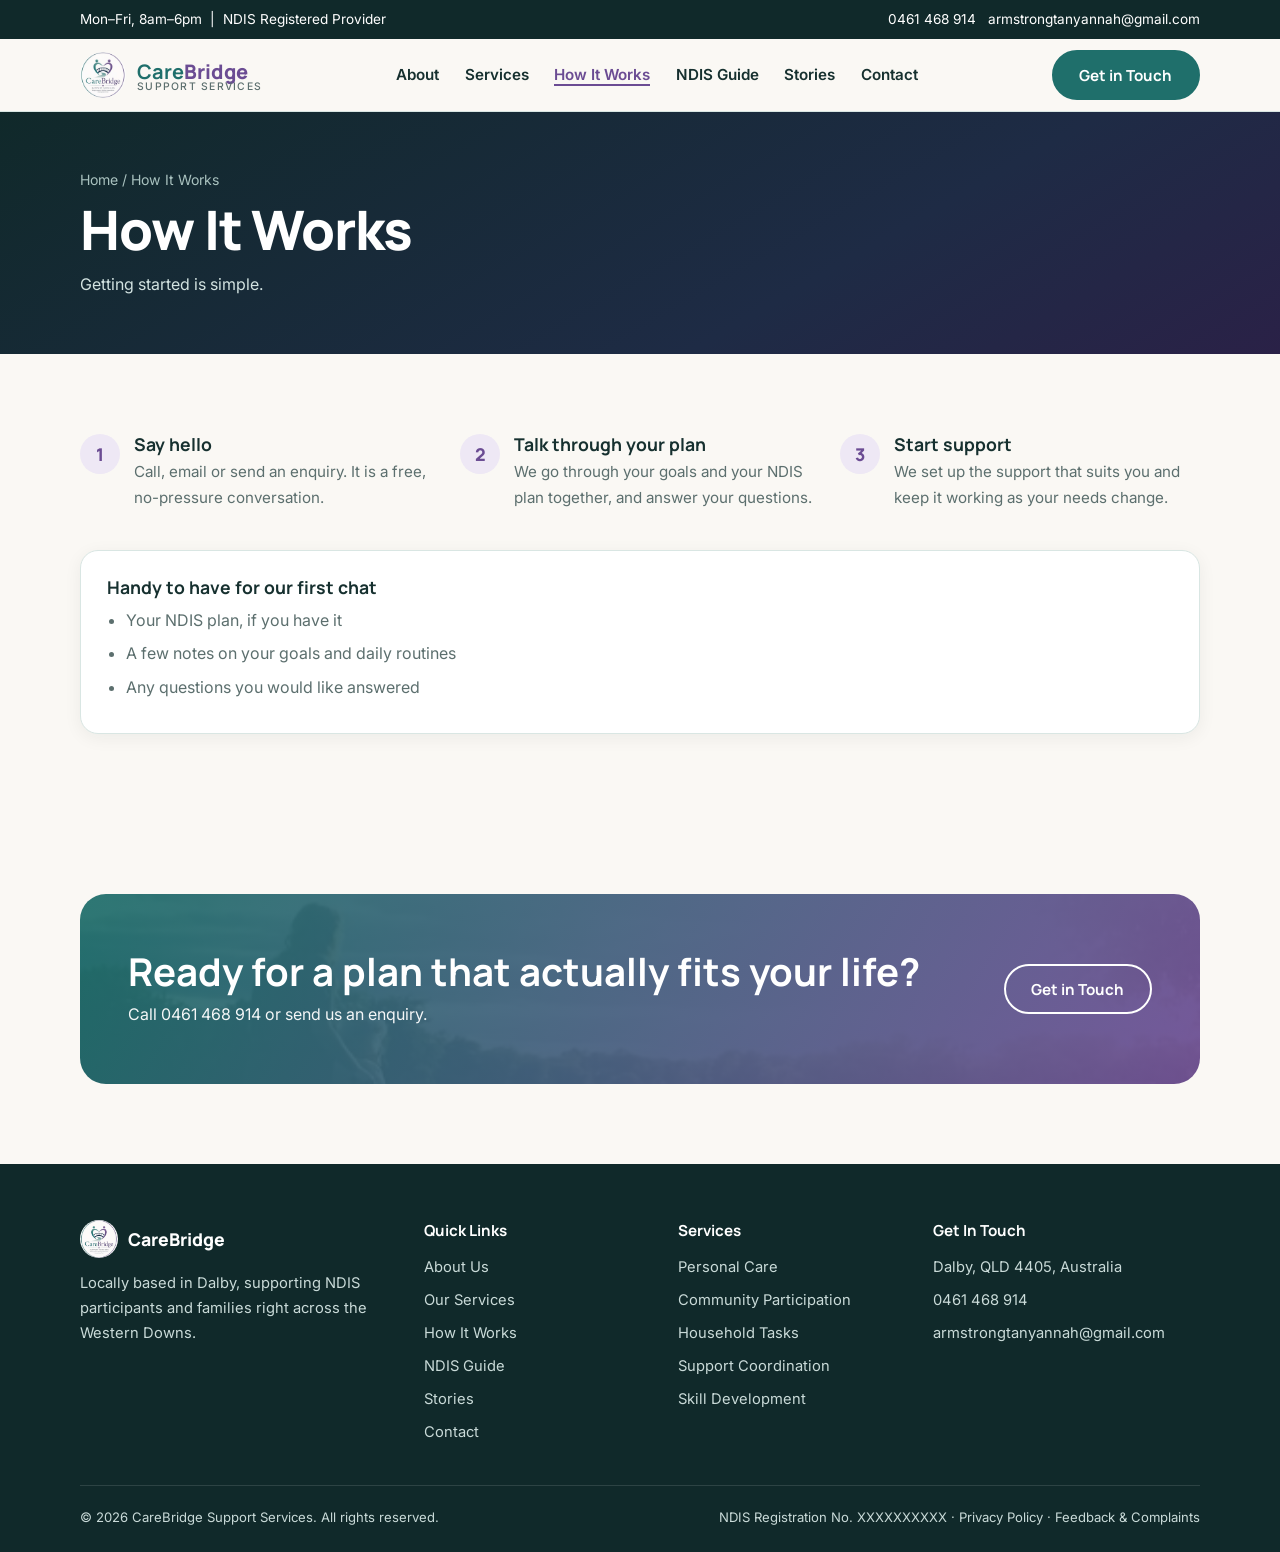
<file: how-it-works.html>
<!DOCTYPE html>
<html lang="en-AU">
<head>
<meta charset="utf-8">
<meta name="viewport" content="width=device-width, initial-scale=1, viewport-fit=cover">
<title>How It Works | CareBridge Support Services</title>
<meta name="description" content="Getting started with CareBridge is simple.">
<link rel="icon" href="[data-uri]">
<link href="https://fonts.googleapis.com/css2?family=Manrope:wght@500;700;800&family=Inter:wght@400;500;600&display=swap" rel="stylesheet">
<style>

:root{--teal:#1F6F6B;--teal2:#3E8E8A;--purple:#6B4C93;--navy:#1E2B45;--deep:#10292A;--bg:#FAF8F4;--tint:#E9F3F1;--surface:#fff;--ink:#16302F;--muted:#5C6F6E;--line:#D9E6E3;--lav:#EEE8F5;--on-deep:#C9DAD8;
box-sizing:border-box;padding-top:env(safe-area-inset-top,0px);padding-bottom:env(safe-area-inset-bottom,0px)}
@media(prefers-color-scheme:dark){:root:not([data-theme=light]){--bg:#0F1B1B;--tint:#142524;--surface:#1A2D2C;--ink:#EAF4F2;--muted:#A7BDBA;--line:#2B4341;--lav:#2B2440;--teal:#6BC1BB;--purple:#B79BE0}}
:root[data-theme=dark]{--bg:#0F1B1B;--tint:#142524;--surface:#1A2D2C;--ink:#EAF4F2;--muted:#A7BDBA;--line:#2B4341;--lav:#2B2440;--teal:#6BC1BB;--purple:#B79BE0}
*,*::before,*::after{box-sizing:border-box;margin:0;padding:0}
html{scroll-behavior:smooth;scroll-padding-top:110px}
body{font:400 1rem/1.7 Inter,system-ui,sans-serif;background:var(--bg);color:var(--ink);overflow-x:hidden}
h1,h2,h3{font-family:Manrope,Inter,sans-serif;line-height:1.15;color:var(--ink)}
a{color:inherit;text-decoration:none}
:focus-visible{outline:3px solid var(--purple);outline-offset:3px;border-radius:6px}
.w{width:min(1120px,100% - 3rem);margin-inline:auto}
section{padding:5rem 0}
.top{background:var(--deep);color:#fff;font-size:.85rem;padding:.5rem 0;padding-top:calc(.5rem + env(safe-area-inset-top,0px))}
.top .w{display:flex;justify-content:space-between;gap:1rem;flex-wrap:wrap}
.top a:hover{text-decoration:underline}
header{position:sticky;top:0;z-index:20;background:var(--bg);border-bottom:1px solid var(--line)}
.bar{display:flex;align-items:center;justify-content:space-between;gap:1rem;min-height:4.5rem}
.brand{display:flex;align-items:center;gap:.7rem;font:800 1.25rem Manrope,sans-serif}
.brand img{width:46px;height:46px;border-radius:50%}
.brand b{color:var(--teal)}.brand i{font-style:normal;color:var(--purple)}
.brand small{display:block;font:500 .65rem Inter;letter-spacing:.12em;color:var(--muted);text-transform:uppercase;margin-top:-.3rem}
nav ul{display:flex;gap:1.6rem;list-style:none;font-weight:600;font-size:.95rem}
nav a:hover{color:var(--purple)}
.btn{display:inline-block;padding:.8rem 1.6rem;border-radius:999px;font:700 .95rem Manrope,sans-serif;background:var(--teal);color:#fff;border:2px solid var(--teal);cursor:pointer}
@media(prefers-color-scheme:dark){:root:not([data-theme=light]) .btn{color:#0F1B1B}}
.btn.ghost{background:transparent;border-color:#fff;color:#fff}
.btn:hover{filter:brightness(1.1)}
.menu{display:none;background:none;border:2px solid var(--ink);color:var(--ink);border-radius:10px;padding:.4rem .7rem;font:700 .95rem Inter}
@media(max-width:860px){.menu{display:block}nav{display:none;position:absolute;left:0;right:0;top:100%;background:var(--bg);border-bottom:1px solid var(--line);padding:1rem 1.5rem}nav.open{display:block}nav ul{flex-direction:column;gap:1rem}.hdr .btn{display:none}}
.hero{background:var(--tint);padding:4.5rem 0}
.hero .w{display:grid;grid-template-columns:1.1fr 1fr;gap:3rem;align-items:center}
@media(max-width:860px){.hero .w{grid-template-columns:1fr}}
.kicker{display:flex;align-items:center;gap:.6rem;color:var(--teal);font-weight:700;font-size:.78rem;letter-spacing:.12em;text-transform:uppercase;margin-bottom:1rem}
.kicker::before{content:"";width:1.6rem;height:2px;background:currentColor}
h1{font-size:clamp(2.2rem,5vw,3.4rem);font-weight:500;letter-spacing:-.02em}
h1 em{color:var(--purple);font-weight:500}
.lead{color:var(--muted);font-size:1.1rem;max-width:46ch;margin:1.2rem 0 1.8rem}
.row{display:flex;gap:.8rem;flex-wrap:wrap}
.hero .ghost{color:var(--ink);border-color:var(--ink)}
.logo-card{justify-self:center;width:min(380px,100%);aspect-ratio:1;border-radius:28px;padding:5px;background:linear-gradient(135deg,var(--teal2),var(--purple));box-shadow:0 20px 40px rgba(31,111,107,.2)}
.logo-card img{width:100%;height:100%;border-radius:24px;object-fit:cover;display:block}
h2{font-size:clamp(1.7rem,3.5vw,2.4rem);font-weight:700;margin-bottom:.8rem}
.sub{color:var(--muted);max-width:60ch;margin-bottom:2.2rem}
.grid{display:grid;gap:1.25rem;grid-template-columns:repeat(auto-fit,minmax(250px,1fr))}
.card{background:var(--surface);border-radius:18px;padding:1.6rem;box-shadow:0 4px 18px rgba(16,41,42,.06);border:1px solid var(--line)}
.card h3{font-size:1.1rem;margin-bottom:.5rem}
.card p{color:var(--muted);font-size:.95rem}
.ico{font-size:1.6rem;margin-bottom:.8rem}
.pill{display:inline-block;background:var(--lav);color:var(--purple);font:700 .68rem Inter;letter-spacing:.1em;padding:.3rem .8rem;border-radius:999px;margin-bottom:1rem}
.steps{counter-reset:s;display:grid;gap:1.25rem;grid-template-columns:repeat(auto-fit,minmax(240px,1fr))}
.step{counter-increment:s;padding-left:3.4rem;position:relative}
.step::before{content:counter(s);position:absolute;left:0;top:0;width:2.5rem;height:2.5rem;border-radius:50%;background:var(--lav);color:var(--purple);font:800 1.1rem Manrope;display:grid;place-items:center}
.step h3{font-size:1.1rem;margin-bottom:.3rem}.step p{color:var(--muted);font-size:.95rem}
.guide{background:var(--tint)}
.note{margin-top:1.25rem;display:flex;gap:.9rem;align-items:flex-start;background:var(--surface);border-radius:16px;padding:1.2rem 1.5rem;color:var(--muted);font-size:.95rem;border:1px solid var(--line)}
.note b{color:var(--ink)}
.cta{background:linear-gradient(120deg,#3E8E8A,#6B4C93);color:#fff;border-radius:26px;padding:3rem;display:flex;justify-content:space-between;align-items:center;gap:1.5rem;flex-wrap:wrap}
.cta h2{color:#fff;margin:0 0 .4rem}.cta p{opacity:.95}
.cform{display:grid;gap:1rem;grid-template-columns:1fr 1fr;max-width:760px}
.cform .full{grid-column:1/-1}
@media(max-width:620px){.cform{grid-template-columns:1fr}.cta{padding:2rem 1.5rem}}
label{display:block;font-weight:600;font-size:.9rem;margin-bottom:.3rem}
input,select,textarea{width:100%;font:inherit;color:var(--ink);background:var(--surface);border:1.5px solid var(--line);border-radius:12px;padding:.7rem .9rem}
.err{color:#B3261E;font-size:.85rem;font-weight:600;min-height:1.1em}
@media(prefers-color-scheme:dark){:root:not([data-theme=light]) .err{color:#FF8F86}}
.hp{position:absolute;left:-9999px}
#ok{display:none;margin-top:1rem;background:var(--lav);padding:1rem 1.3rem;border-radius:14px;font-weight:600;max-width:760px}
footer{background:var(--deep);color:var(--on-deep);padding:3.5rem 0 1.5rem;font-size:.92rem}
.fg{display:grid;gap:2rem;grid-template-columns:1.4fr 1fr 1fr 1.2fr}
@media(max-width:860px){.fg{grid-template-columns:1fr 1fr}}@media(max-width:520px){.fg{grid-template-columns:1fr}}
footer h4{color:#fff;font:700 .95rem Manrope;margin-bottom:.9rem}
footer ul{list-style:none}footer li{margin-bottom:.5rem}
footer a:hover{color:#fff;text-decoration:underline}
.fb{display:flex;justify-content:space-between;gap:1rem;flex-wrap:wrap;border-top:1px solid rgba(255,255,255,.12);margin-top:2rem;padding-top:1.2rem;font-size:.82rem}
.fbrand{display:flex;align-items:center;gap:.6rem;color:#fff;font:800 1.1rem Manrope;margin-bottom:.8rem}
.fbrand img{width:38px;height:38px;border-radius:50%}
@media(prefers-reduced-motion:reduce){html{scroll-behavior:auto}}
.fcard{background:var(--surface);border:1px solid var(--line);border-radius:22px;padding:2rem;box-shadow:0 20px 40px rgba(31,111,107,.15)}
.fcard h3{font-size:1.4rem;margin-bottom:.4rem}.fcard>p{color:var(--muted);font-size:.93rem;margin-bottom:1.2rem}
.fcard .cform{gap:.8rem}.fcard #ok{margin-top:1rem}
.abt{display:grid;grid-template-columns:1.1fr 1fr;gap:3rem;align-items:center}
.illus svg{width:100%;height:auto;display:block}
@media(max-width:860px){.abt{grid-template-columns:1fr}}
@media(max-width:520px){.fcard{padding:1.5rem 1.2rem}}
:root{--photo:url([data-uri])}
.hero{background:linear-gradient(150deg,#10292A 0%,#1E2B45 60%,#2A2147 100%);position:relative;overflow:hidden;padding:4.5rem 0}
.hero::before{content:"";position:absolute;top:-140px;right:-100px;width:460px;height:460px;border-radius:50%;background:radial-gradient(circle,rgba(62,142,138,.35),transparent 70%)}
.hero .w{position:relative;z-index:1;grid-template-columns:1.05fr .95fr;align-items:center}
.hero h1{color:#fff;font-weight:800}.hero h1 em{color:#C9B3EE;font-weight:800}
.hero .lead{color:#D3E3E1}.hero .kicker{color:#7FD0CA}
.hero .ghost{color:#fff;border-color:rgba(255,255,255,.5)}
.hero .btn:not(.ghost){background:#fff;color:#10292A;border-color:#fff}
.stats{display:flex;flex-wrap:wrap;margin-top:2.2rem}
.stat{padding-right:1.6rem;margin-right:1.6rem;border-right:1px solid rgba(255,255,255,.2)}
.stat:last-child{border:0;margin:0;padding:0}
.stat b{display:block;color:#fff;font:800 1.1rem Manrope,sans-serif}.stat span{color:#A9C2BF;font-size:.8rem}
.fcard{padding:2rem;border-radius:18px;box-shadow:0 30px 60px rgba(0,0,0,.4)}
.fcard input,.fcard select,.fcard textarea{margin-bottom:.35rem;border-radius:10px}
.fcard .err{margin-bottom:.15rem}.fnote{text-align:center;font-size:.78rem;margin-top:.8rem!important;margin-bottom:0!important}
.abt{grid-template-columns:1fr 1.05fr}
.photo{aspect-ratio:5/4;border-radius:24px;border:5px solid transparent;background:var(--photo) center/cover padding-box,linear-gradient(135deg,var(--teal2),var(--purple)) border-box;box-shadow:0 20px 40px rgba(31,111,107,.2)}
.chips{display:flex;flex-wrap:wrap;gap:.6rem}.chip{background:var(--lav);color:var(--purple);font-weight:600;font-size:.88rem;padding:.4rem .9rem;border-radius:999px}
#services .grid{grid-template-columns:repeat(auto-fit,minmax(200px,1fr))}
.ico{width:48px;height:48px;border-radius:12px;background:var(--lav);color:var(--purple);display:grid;place-items:center;margin-bottom:1rem}.ico .i{width:24px;height:24px}
.cta{background:linear-gradient(120deg,rgba(31,111,107,.93),rgba(107,76,147,.93)),var(--photo) center/cover;padding:3.5rem 3rem}
@media(max-width:860px){.hero .w,.abt{grid-template-columns:1fr}.stat{padding-right:1rem;margin-right:1rem}}
[hidden]{display:none!important}
.ph{background:linear-gradient(150deg,#10292A,#1E2B45 65%,#2A2147);color:#fff;padding:3.5rem 0}
.ph h1{color:#fff;font-weight:800;margin:.4rem 0 .6rem}.ph p{color:#D3E3E1;max-width:60ch}
.crumb{font-size:.88rem;color:#A9C2BF}.crumb a:hover{color:#fff;text-decoration:underline}
.grid2{display:grid;gap:1.25rem;grid-template-columns:repeat(auto-fit,minmax(300px,1fr))}
.cgrid{display:grid;gap:2rem;grid-template-columns:1fr 1fr;align-items:start}.stack{display:grid;gap:1rem}
@media(max-width:860px){.cgrid{grid-template-columns:1fr}}
.cgrid .fcard{box-shadow:0 10px 30px rgba(16,41,42,.12)}
.card a{color:var(--teal);font-weight:600}.card a:hover{text-decoration:underline}
.ok{display:none;margin-top:1rem;background:var(--lav);padding:1rem 1.3rem;border-radius:14px;font-weight:600}
.list{margin:.6rem 0 0 1.2rem;color:var(--muted)}.list li{margin-bottom:.4rem}
.doc{max-width:760px}.doc h2{font-size:1.3rem;margin:1.8rem 0 .5rem}.doc p{color:var(--muted)}.doc a{color:var(--teal);font-weight:600}
.banner{background:var(--lav);color:var(--purple);font-weight:600;padding:.8rem 1.1rem;border-radius:12px}
nav a[aria-current]{color:var(--purple);box-shadow:0 2px 0 var(--purple)}
</style>
</head>
<body>
<div class="top"><div class="w"><span>Mon–Fri, 8am–6pm &nbsp;|&nbsp; NDIS Registered Provider</span><span><a href="tel:0461468914">0461 468 914</a> &nbsp; <a href="mailto:armstrongtanyannah@gmail.com">armstrongtanyannah@gmail.com</a></span></div></div>
<header><div class="w bar hdr">
<a class="brand" href="index.html"><img src="[data-uri]" alt="CareBridge logo"><span><b>Care</b><i>Bridge</i><small>Support Services</small></span></a>
<nav id="nav" aria-label="Main"><ul><li><a href="about.html">About</a></li><li><a href="services.html">Services</a></li><li><a href="how-it-works.html" aria-current="page">How It Works</a></li><li><a href="ndis-guide.html">NDIS Guide</a></li><li><a href="stories.html">Stories</a></li><li><a href="contact.html">Contact</a></li></ul></nav>
<a class="btn" href="contact.html">Get in Touch</a>
<button class="menu" id="mb" aria-expanded="false" aria-controls="nav">Menu</button>
</div></header>
<main id="top"><section class="ph"><div class="w"><div class="crumb"><a href="index.html">Home</a> / How It Works</div><h1>How It Works</h1><p>Getting started is simple.</p></div></section><section><div class="w"><div class="steps"><div class="step"><h3>Say hello</h3><p>Call, email or send an enquiry. It is a free, no-pressure conversation.</p></div><div class="step"><h3>Talk through your plan</h3><p>We go through your goals and your NDIS plan together, and answer your questions.</p></div><div class="step"><h3>Start support</h3><p>We set up the support that suits you and keep it working as your needs change.</p></div></div><div class="card" style="margin-top:2.5rem"><h3>Handy to have for our first chat</h3><ul class="list"><li>Your NDIS plan, if you have it</li><li>A few notes on your goals and daily routines</li><li>Any questions you would like answered</li></ul></div></div></section><section><div class="w"><div class="cta"><div><h2>Ready for a plan that actually fits your life?</h2><p>Call 0461 468 914 or send us an enquiry.</p></div><a class="btn ghost" href="contact.html">Get in Touch</a></div></div></section></main>
<footer><div class="w">
<div class="fg">
<div><div class="fbrand"><img src="[data-uri]" alt=""><span>CareBridge</span></div><p>Locally based in Dalby, supporting NDIS participants and families right across the Western Downs.</p></div>
<div><h4>Quick Links</h4><ul><li><a href="about.html">About Us</a></li><li><a href="services.html">Our Services</a></li><li><a href="how-it-works.html">How It Works</a></li><li><a href="ndis-guide.html">NDIS Guide</a></li><li><a href="stories.html">Stories</a></li><li><a href="contact.html">Contact</a></li></ul></div>
<div><h4>Services</h4><ul><li><a href="services.html">Personal Care</a></li><li><a href="services.html">Community Participation</a></li><li><a href="services.html">Household Tasks</a></li><li><a href="services.html">Support Coordination</a></li><li><a href="services.html">Skill Development</a></li></ul></div>
<div><h4>Get In Touch</h4><ul><li>Dalby, QLD 4405, Australia</li><li><a href="tel:0461468914">0461 468 914</a></li><li><a href="mailto:armstrongtanyannah@gmail.com">armstrongtanyannah@gmail.com</a></li></ul></div>
</div>
<div class="fb"><span>© 2026 CareBridge Support Services. All rights reserved.</span><span>NDIS Registration No. XXXXXXXXXX &middot; <a href="privacy.html">Privacy Policy</a> &middot; <a href="feedback.html">Feedback &amp; Complaints</a></span></div>
</div></footer>
<script>

(function(){
var nav=document.getElementById('nav'),mb=document.getElementById('mb');
mb.onclick=function(){var o=nav.classList.toggle('open');mb.setAttribute('aria-expanded',o)};
function closeNav(){nav.classList.remove('open');mb.setAttribute('aria-expanded',false)}
nav.onclick=function(e){if(e.target.tagName==='A')closeNav()};
document.querySelectorAll('form.enq').forEach(function(f){
var v=function(n){return f.elements[n].value.trim()};
function err(n,m){f.querySelector('[data-e='+n+']').textContent=m;return !m}
f.addEventListener('submit',function(e){e.preventDefault();if(v('hp'))return;
var n=v('n'),p=v('p'),em=v('e'),ok=true;
ok=err('n',n.length>1?'':'Enter your name.')&&ok;
ok=err('p',/^[+\d][\d\s()-]{7,}$/.test(p)?'':'Enter a phone number we can reach you on.')&&ok;
ok=err('e',!em||/^\S+@\S+\.\S+$/.test(em)?'':'Enter a valid email address.')&&ok;
if(!ok)return;
var b='Name: '+n+'\nPhone: '+p+(em?'\nEmail: '+em:'')+'\nSupport needed: '+v('t')+'\n\n'+v('m');
f.parentNode.querySelector('.ok').style.display='block';
location.href='mailto:armstrongtanyannah@gmail.com?subject='+encodeURIComponent('Website enquiry from '+n)+'&body='+encodeURIComponent(b)})});
})();
</script>
</body>
</html>
</file>
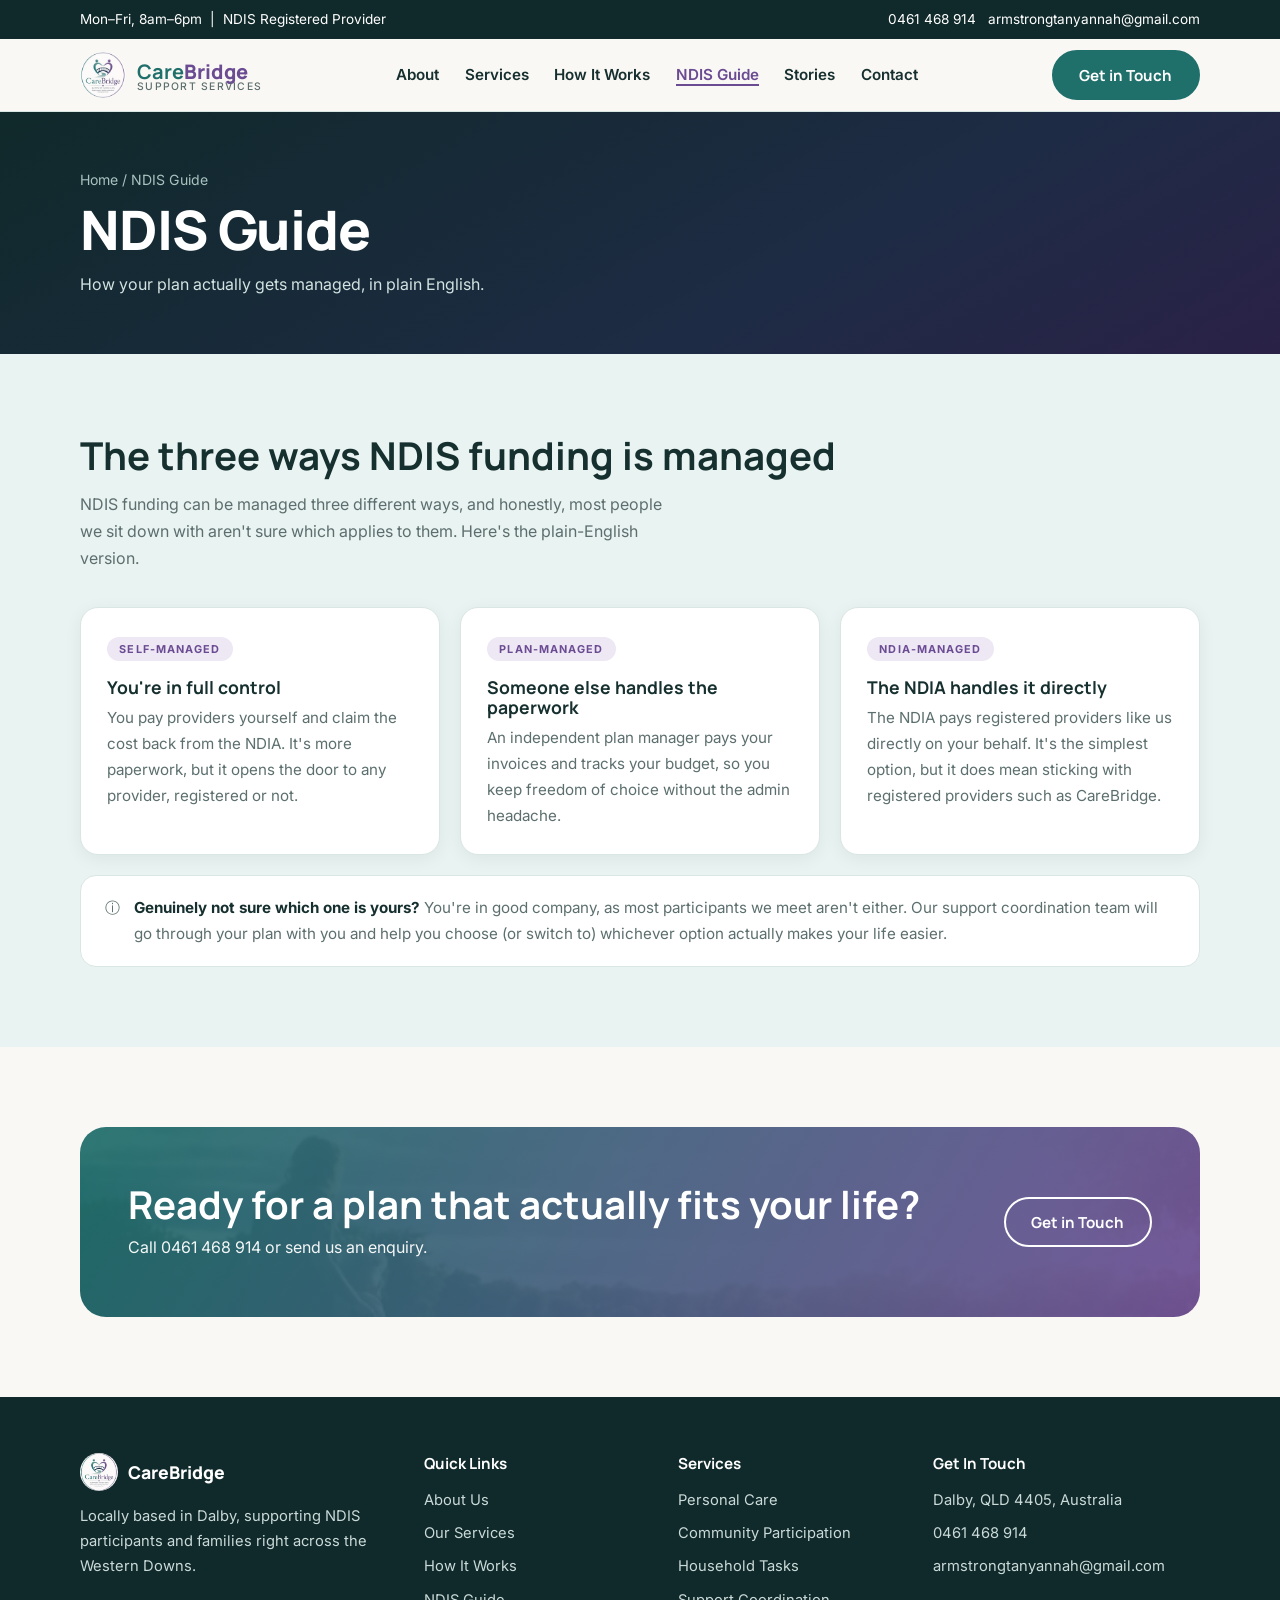
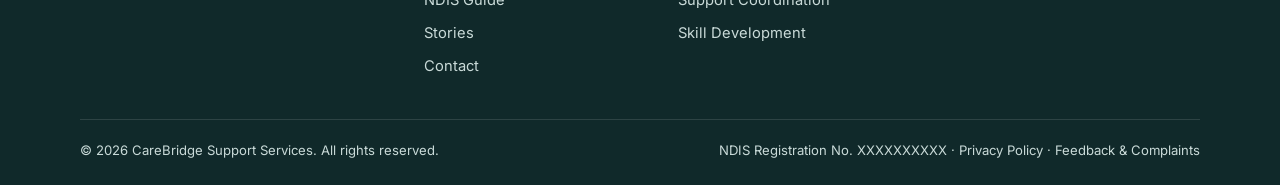
<file: ndis-guide.html>
<!DOCTYPE html>
<html lang="en-AU">
<head>
<meta charset="utf-8">
<meta name="viewport" content="width=device-width, initial-scale=1, viewport-fit=cover">
<title>NDIS Guide | CareBridge Support Services</title>
<meta name="description" content="Plain-English guide to self-managed, plan-managed and NDIA-managed NDIS plans.">
<link rel="icon" href="[data-uri]">
<link href="https://fonts.googleapis.com/css2?family=Manrope:wght@500;700;800&family=Inter:wght@400;500;600&display=swap" rel="stylesheet">
<style>

:root{--teal:#1F6F6B;--teal2:#3E8E8A;--purple:#6B4C93;--navy:#1E2B45;--deep:#10292A;--bg:#FAF8F4;--tint:#E9F3F1;--surface:#fff;--ink:#16302F;--muted:#5C6F6E;--line:#D9E6E3;--lav:#EEE8F5;--on-deep:#C9DAD8;
box-sizing:border-box;padding-top:env(safe-area-inset-top,0px);padding-bottom:env(safe-area-inset-bottom,0px)}
@media(prefers-color-scheme:dark){:root:not([data-theme=light]){--bg:#0F1B1B;--tint:#142524;--surface:#1A2D2C;--ink:#EAF4F2;--muted:#A7BDBA;--line:#2B4341;--lav:#2B2440;--teal:#6BC1BB;--purple:#B79BE0}}
:root[data-theme=dark]{--bg:#0F1B1B;--tint:#142524;--surface:#1A2D2C;--ink:#EAF4F2;--muted:#A7BDBA;--line:#2B4341;--lav:#2B2440;--teal:#6BC1BB;--purple:#B79BE0}
*,*::before,*::after{box-sizing:border-box;margin:0;padding:0}
html{scroll-behavior:smooth;scroll-padding-top:110px}
body{font:400 1rem/1.7 Inter,system-ui,sans-serif;background:var(--bg);color:var(--ink);overflow-x:hidden}
h1,h2,h3{font-family:Manrope,Inter,sans-serif;line-height:1.15;color:var(--ink)}
a{color:inherit;text-decoration:none}
:focus-visible{outline:3px solid var(--purple);outline-offset:3px;border-radius:6px}
.w{width:min(1120px,100% - 3rem);margin-inline:auto}
section{padding:5rem 0}
.top{background:var(--deep);color:#fff;font-size:.85rem;padding:.5rem 0;padding-top:calc(.5rem + env(safe-area-inset-top,0px))}
.top .w{display:flex;justify-content:space-between;gap:1rem;flex-wrap:wrap}
.top a:hover{text-decoration:underline}
header{position:sticky;top:0;z-index:20;background:var(--bg);border-bottom:1px solid var(--line)}
.bar{display:flex;align-items:center;justify-content:space-between;gap:1rem;min-height:4.5rem}
.brand{display:flex;align-items:center;gap:.7rem;font:800 1.25rem Manrope,sans-serif}
.brand img{width:46px;height:46px;border-radius:50%}
.brand b{color:var(--teal)}.brand i{font-style:normal;color:var(--purple)}
.brand small{display:block;font:500 .65rem Inter;letter-spacing:.12em;color:var(--muted);text-transform:uppercase;margin-top:-.3rem}
nav ul{display:flex;gap:1.6rem;list-style:none;font-weight:600;font-size:.95rem}
nav a:hover{color:var(--purple)}
.btn{display:inline-block;padding:.8rem 1.6rem;border-radius:999px;font:700 .95rem Manrope,sans-serif;background:var(--teal);color:#fff;border:2px solid var(--teal);cursor:pointer}
@media(prefers-color-scheme:dark){:root:not([data-theme=light]) .btn{color:#0F1B1B}}
.btn.ghost{background:transparent;border-color:#fff;color:#fff}
.btn:hover{filter:brightness(1.1)}
.menu{display:none;background:none;border:2px solid var(--ink);color:var(--ink);border-radius:10px;padding:.4rem .7rem;font:700 .95rem Inter}
@media(max-width:860px){.menu{display:block}nav{display:none;position:absolute;left:0;right:0;top:100%;background:var(--bg);border-bottom:1px solid var(--line);padding:1rem 1.5rem}nav.open{display:block}nav ul{flex-direction:column;gap:1rem}.hdr .btn{display:none}}
.hero{background:var(--tint);padding:4.5rem 0}
.hero .w{display:grid;grid-template-columns:1.1fr 1fr;gap:3rem;align-items:center}
@media(max-width:860px){.hero .w{grid-template-columns:1fr}}
.kicker{display:flex;align-items:center;gap:.6rem;color:var(--teal);font-weight:700;font-size:.78rem;letter-spacing:.12em;text-transform:uppercase;margin-bottom:1rem}
.kicker::before{content:"";width:1.6rem;height:2px;background:currentColor}
h1{font-size:clamp(2.2rem,5vw,3.4rem);font-weight:500;letter-spacing:-.02em}
h1 em{color:var(--purple);font-weight:500}
.lead{color:var(--muted);font-size:1.1rem;max-width:46ch;margin:1.2rem 0 1.8rem}
.row{display:flex;gap:.8rem;flex-wrap:wrap}
.hero .ghost{color:var(--ink);border-color:var(--ink)}
.logo-card{justify-self:center;width:min(380px,100%);aspect-ratio:1;border-radius:28px;padding:5px;background:linear-gradient(135deg,var(--teal2),var(--purple));box-shadow:0 20px 40px rgba(31,111,107,.2)}
.logo-card img{width:100%;height:100%;border-radius:24px;object-fit:cover;display:block}
h2{font-size:clamp(1.7rem,3.5vw,2.4rem);font-weight:700;margin-bottom:.8rem}
.sub{color:var(--muted);max-width:60ch;margin-bottom:2.2rem}
.grid{display:grid;gap:1.25rem;grid-template-columns:repeat(auto-fit,minmax(250px,1fr))}
.card{background:var(--surface);border-radius:18px;padding:1.6rem;box-shadow:0 4px 18px rgba(16,41,42,.06);border:1px solid var(--line)}
.card h3{font-size:1.1rem;margin-bottom:.5rem}
.card p{color:var(--muted);font-size:.95rem}
.ico{font-size:1.6rem;margin-bottom:.8rem}
.pill{display:inline-block;background:var(--lav);color:var(--purple);font:700 .68rem Inter;letter-spacing:.1em;padding:.3rem .8rem;border-radius:999px;margin-bottom:1rem}
.steps{counter-reset:s;display:grid;gap:1.25rem;grid-template-columns:repeat(auto-fit,minmax(240px,1fr))}
.step{counter-increment:s;padding-left:3.4rem;position:relative}
.step::before{content:counter(s);position:absolute;left:0;top:0;width:2.5rem;height:2.5rem;border-radius:50%;background:var(--lav);color:var(--purple);font:800 1.1rem Manrope;display:grid;place-items:center}
.step h3{font-size:1.1rem;margin-bottom:.3rem}.step p{color:var(--muted);font-size:.95rem}
.guide{background:var(--tint)}
.note{margin-top:1.25rem;display:flex;gap:.9rem;align-items:flex-start;background:var(--surface);border-radius:16px;padding:1.2rem 1.5rem;color:var(--muted);font-size:.95rem;border:1px solid var(--line)}
.note b{color:var(--ink)}
.cta{background:linear-gradient(120deg,#3E8E8A,#6B4C93);color:#fff;border-radius:26px;padding:3rem;display:flex;justify-content:space-between;align-items:center;gap:1.5rem;flex-wrap:wrap}
.cta h2{color:#fff;margin:0 0 .4rem}.cta p{opacity:.95}
.cform{display:grid;gap:1rem;grid-template-columns:1fr 1fr;max-width:760px}
.cform .full{grid-column:1/-1}
@media(max-width:620px){.cform{grid-template-columns:1fr}.cta{padding:2rem 1.5rem}}
label{display:block;font-weight:600;font-size:.9rem;margin-bottom:.3rem}
input,select,textarea{width:100%;font:inherit;color:var(--ink);background:var(--surface);border:1.5px solid var(--line);border-radius:12px;padding:.7rem .9rem}
.err{color:#B3261E;font-size:.85rem;font-weight:600;min-height:1.1em}
@media(prefers-color-scheme:dark){:root:not([data-theme=light]) .err{color:#FF8F86}}
.hp{position:absolute;left:-9999px}
#ok{display:none;margin-top:1rem;background:var(--lav);padding:1rem 1.3rem;border-radius:14px;font-weight:600;max-width:760px}
footer{background:var(--deep);color:var(--on-deep);padding:3.5rem 0 1.5rem;font-size:.92rem}
.fg{display:grid;gap:2rem;grid-template-columns:1.4fr 1fr 1fr 1.2fr}
@media(max-width:860px){.fg{grid-template-columns:1fr 1fr}}@media(max-width:520px){.fg{grid-template-columns:1fr}}
footer h4{color:#fff;font:700 .95rem Manrope;margin-bottom:.9rem}
footer ul{list-style:none}footer li{margin-bottom:.5rem}
footer a:hover{color:#fff;text-decoration:underline}
.fb{display:flex;justify-content:space-between;gap:1rem;flex-wrap:wrap;border-top:1px solid rgba(255,255,255,.12);margin-top:2rem;padding-top:1.2rem;font-size:.82rem}
.fbrand{display:flex;align-items:center;gap:.6rem;color:#fff;font:800 1.1rem Manrope;margin-bottom:.8rem}
.fbrand img{width:38px;height:38px;border-radius:50%}
@media(prefers-reduced-motion:reduce){html{scroll-behavior:auto}}
.fcard{background:var(--surface);border:1px solid var(--line);border-radius:22px;padding:2rem;box-shadow:0 20px 40px rgba(31,111,107,.15)}
.fcard h3{font-size:1.4rem;margin-bottom:.4rem}.fcard>p{color:var(--muted);font-size:.93rem;margin-bottom:1.2rem}
.fcard .cform{gap:.8rem}.fcard #ok{margin-top:1rem}
.abt{display:grid;grid-template-columns:1.1fr 1fr;gap:3rem;align-items:center}
.illus svg{width:100%;height:auto;display:block}
@media(max-width:860px){.abt{grid-template-columns:1fr}}
@media(max-width:520px){.fcard{padding:1.5rem 1.2rem}}
:root{--photo:url([data-uri])}
.hero{background:linear-gradient(150deg,#10292A 0%,#1E2B45 60%,#2A2147 100%);position:relative;overflow:hidden;padding:4.5rem 0}
.hero::before{content:"";position:absolute;top:-140px;right:-100px;width:460px;height:460px;border-radius:50%;background:radial-gradient(circle,rgba(62,142,138,.35),transparent 70%)}
.hero .w{position:relative;z-index:1;grid-template-columns:1.05fr .95fr;align-items:center}
.hero h1{color:#fff;font-weight:800}.hero h1 em{color:#C9B3EE;font-weight:800}
.hero .lead{color:#D3E3E1}.hero .kicker{color:#7FD0CA}
.hero .ghost{color:#fff;border-color:rgba(255,255,255,.5)}
.hero .btn:not(.ghost){background:#fff;color:#10292A;border-color:#fff}
.stats{display:flex;flex-wrap:wrap;margin-top:2.2rem}
.stat{padding-right:1.6rem;margin-right:1.6rem;border-right:1px solid rgba(255,255,255,.2)}
.stat:last-child{border:0;margin:0;padding:0}
.stat b{display:block;color:#fff;font:800 1.1rem Manrope,sans-serif}.stat span{color:#A9C2BF;font-size:.8rem}
.fcard{padding:2rem;border-radius:18px;box-shadow:0 30px 60px rgba(0,0,0,.4)}
.fcard input,.fcard select,.fcard textarea{margin-bottom:.35rem;border-radius:10px}
.fcard .err{margin-bottom:.15rem}.fnote{text-align:center;font-size:.78rem;margin-top:.8rem!important;margin-bottom:0!important}
.abt{grid-template-columns:1fr 1.05fr}
.photo{aspect-ratio:5/4;border-radius:24px;border:5px solid transparent;background:var(--photo) center/cover padding-box,linear-gradient(135deg,var(--teal2),var(--purple)) border-box;box-shadow:0 20px 40px rgba(31,111,107,.2)}
.chips{display:flex;flex-wrap:wrap;gap:.6rem}.chip{background:var(--lav);color:var(--purple);font-weight:600;font-size:.88rem;padding:.4rem .9rem;border-radius:999px}
#services .grid{grid-template-columns:repeat(auto-fit,minmax(200px,1fr))}
.ico{width:48px;height:48px;border-radius:12px;background:var(--lav);color:var(--purple);display:grid;place-items:center;margin-bottom:1rem}.ico .i{width:24px;height:24px}
.cta{background:linear-gradient(120deg,rgba(31,111,107,.93),rgba(107,76,147,.93)),var(--photo) center/cover;padding:3.5rem 3rem}
@media(max-width:860px){.hero .w,.abt{grid-template-columns:1fr}.stat{padding-right:1rem;margin-right:1rem}}
[hidden]{display:none!important}
.ph{background:linear-gradient(150deg,#10292A,#1E2B45 65%,#2A2147);color:#fff;padding:3.5rem 0}
.ph h1{color:#fff;font-weight:800;margin:.4rem 0 .6rem}.ph p{color:#D3E3E1;max-width:60ch}
.crumb{font-size:.88rem;color:#A9C2BF}.crumb a:hover{color:#fff;text-decoration:underline}
.grid2{display:grid;gap:1.25rem;grid-template-columns:repeat(auto-fit,minmax(300px,1fr))}
.cgrid{display:grid;gap:2rem;grid-template-columns:1fr 1fr;align-items:start}.stack{display:grid;gap:1rem}
@media(max-width:860px){.cgrid{grid-template-columns:1fr}}
.cgrid .fcard{box-shadow:0 10px 30px rgba(16,41,42,.12)}
.card a{color:var(--teal);font-weight:600}.card a:hover{text-decoration:underline}
.ok{display:none;margin-top:1rem;background:var(--lav);padding:1rem 1.3rem;border-radius:14px;font-weight:600}
.list{margin:.6rem 0 0 1.2rem;color:var(--muted)}.list li{margin-bottom:.4rem}
.doc{max-width:760px}.doc h2{font-size:1.3rem;margin:1.8rem 0 .5rem}.doc p{color:var(--muted)}.doc a{color:var(--teal);font-weight:600}
.banner{background:var(--lav);color:var(--purple);font-weight:600;padding:.8rem 1.1rem;border-radius:12px}
nav a[aria-current]{color:var(--purple);box-shadow:0 2px 0 var(--purple)}
</style>
</head>
<body>
<div class="top"><div class="w"><span>Mon–Fri, 8am–6pm &nbsp;|&nbsp; NDIS Registered Provider</span><span><a href="tel:0461468914">0461 468 914</a> &nbsp; <a href="mailto:armstrongtanyannah@gmail.com">armstrongtanyannah@gmail.com</a></span></div></div>
<header><div class="w bar hdr">
<a class="brand" href="index.html"><img src="[data-uri]" alt="CareBridge logo"><span><b>Care</b><i>Bridge</i><small>Support Services</small></span></a>
<nav id="nav" aria-label="Main"><ul><li><a href="about.html">About</a></li><li><a href="services.html">Services</a></li><li><a href="how-it-works.html">How It Works</a></li><li><a href="ndis-guide.html" aria-current="page">NDIS Guide</a></li><li><a href="stories.html">Stories</a></li><li><a href="contact.html">Contact</a></li></ul></nav>
<a class="btn" href="contact.html">Get in Touch</a>
<button class="menu" id="mb" aria-expanded="false" aria-controls="nav">Menu</button>
</div></header>
<main id="top"><section class="ph"><div class="w"><div class="crumb"><a href="index.html">Home</a> / NDIS Guide</div><h1>NDIS Guide</h1><p>How your plan actually gets managed, in plain English.</p></div></section><section class="guide"><div class="w">
<h2>The three ways NDIS funding is managed</h2>
<p class="sub">NDIS funding can be managed three different ways, and honestly, most people we sit down with aren't sure which applies to them. Here's the plain-English version.</p>
<div class="grid">
<div class="card"><span class="pill">SELF-MANAGED</span><h3>You're in full control</h3><p>You pay providers yourself and claim the cost back from the NDIA. It's more paperwork, but it opens the door to any provider, registered or not.</p></div>
<div class="card"><span class="pill">PLAN-MANAGED</span><h3>Someone else handles the paperwork</h3><p>An independent plan manager pays your invoices and tracks your budget, so you keep freedom of choice without the admin headache.</p></div>
<div class="card"><span class="pill">NDIA-MANAGED</span><h3>The NDIA handles it directly</h3><p>The NDIA pays registered providers like us directly on your behalf. It's the simplest option, but it does mean sticking with registered providers such as CareBridge.</p></div>
</div>
<div class="note"><span aria-hidden="true">ⓘ</span><p><b>Genuinely not sure which one is yours?</b> You're in good company, as most participants we meet aren't either. Our support coordination team will go through your plan with you and help you choose (or switch to) whichever option actually makes your life easier.</p></div>
</div></section><section><div class="w"><div class="cta"><div><h2>Ready for a plan that actually fits your life?</h2><p>Call 0461 468 914 or send us an enquiry.</p></div><a class="btn ghost" href="contact.html">Get in Touch</a></div></div></section></main>
<footer><div class="w">
<div class="fg">
<div><div class="fbrand"><img src="[data-uri]" alt=""><span>CareBridge</span></div><p>Locally based in Dalby, supporting NDIS participants and families right across the Western Downs.</p></div>
<div><h4>Quick Links</h4><ul><li><a href="about.html">About Us</a></li><li><a href="services.html">Our Services</a></li><li><a href="how-it-works.html">How It Works</a></li><li><a href="ndis-guide.html">NDIS Guide</a></li><li><a href="stories.html">Stories</a></li><li><a href="contact.html">Contact</a></li></ul></div>
<div><h4>Services</h4><ul><li><a href="services.html">Personal Care</a></li><li><a href="services.html">Community Participation</a></li><li><a href="services.html">Household Tasks</a></li><li><a href="services.html">Support Coordination</a></li><li><a href="services.html">Skill Development</a></li></ul></div>
<div><h4>Get In Touch</h4><ul><li>Dalby, QLD 4405, Australia</li><li><a href="tel:0461468914">0461 468 914</a></li><li><a href="mailto:armstrongtanyannah@gmail.com">armstrongtanyannah@gmail.com</a></li></ul></div>
</div>
<div class="fb"><span>© 2026 CareBridge Support Services. All rights reserved.</span><span>NDIS Registration No. XXXXXXXXXX &middot; <a href="privacy.html">Privacy Policy</a> &middot; <a href="feedback.html">Feedback &amp; Complaints</a></span></div>
</div></footer>
<script>

(function(){
var nav=document.getElementById('nav'),mb=document.getElementById('mb');
mb.onclick=function(){var o=nav.classList.toggle('open');mb.setAttribute('aria-expanded',o)};
function closeNav(){nav.classList.remove('open');mb.setAttribute('aria-expanded',false)}
nav.onclick=function(e){if(e.target.tagName==='A')closeNav()};
document.querySelectorAll('form.enq').forEach(function(f){
var v=function(n){return f.elements[n].value.trim()};
function err(n,m){f.querySelector('[data-e='+n+']').textContent=m;return !m}
f.addEventListener('submit',function(e){e.preventDefault();if(v('hp'))return;
var n=v('n'),p=v('p'),em=v('e'),ok=true;
ok=err('n',n.length>1?'':'Enter your name.')&&ok;
ok=err('p',/^[+\d][\d\s()-]{7,}$/.test(p)?'':'Enter a phone number we can reach you on.')&&ok;
ok=err('e',!em||/^\S+@\S+\.\S+$/.test(em)?'':'Enter a valid email address.')&&ok;
if(!ok)return;
var b='Name: '+n+'\nPhone: '+p+(em?'\nEmail: '+em:'')+'\nSupport needed: '+v('t')+'\n\n'+v('m');
f.parentNode.querySelector('.ok').style.display='block';
location.href='mailto:armstrongtanyannah@gmail.com?subject='+encodeURIComponent('Website enquiry from '+n)+'&body='+encodeURIComponent(b)})});
})();
</script>
</body>
</html>
</file>
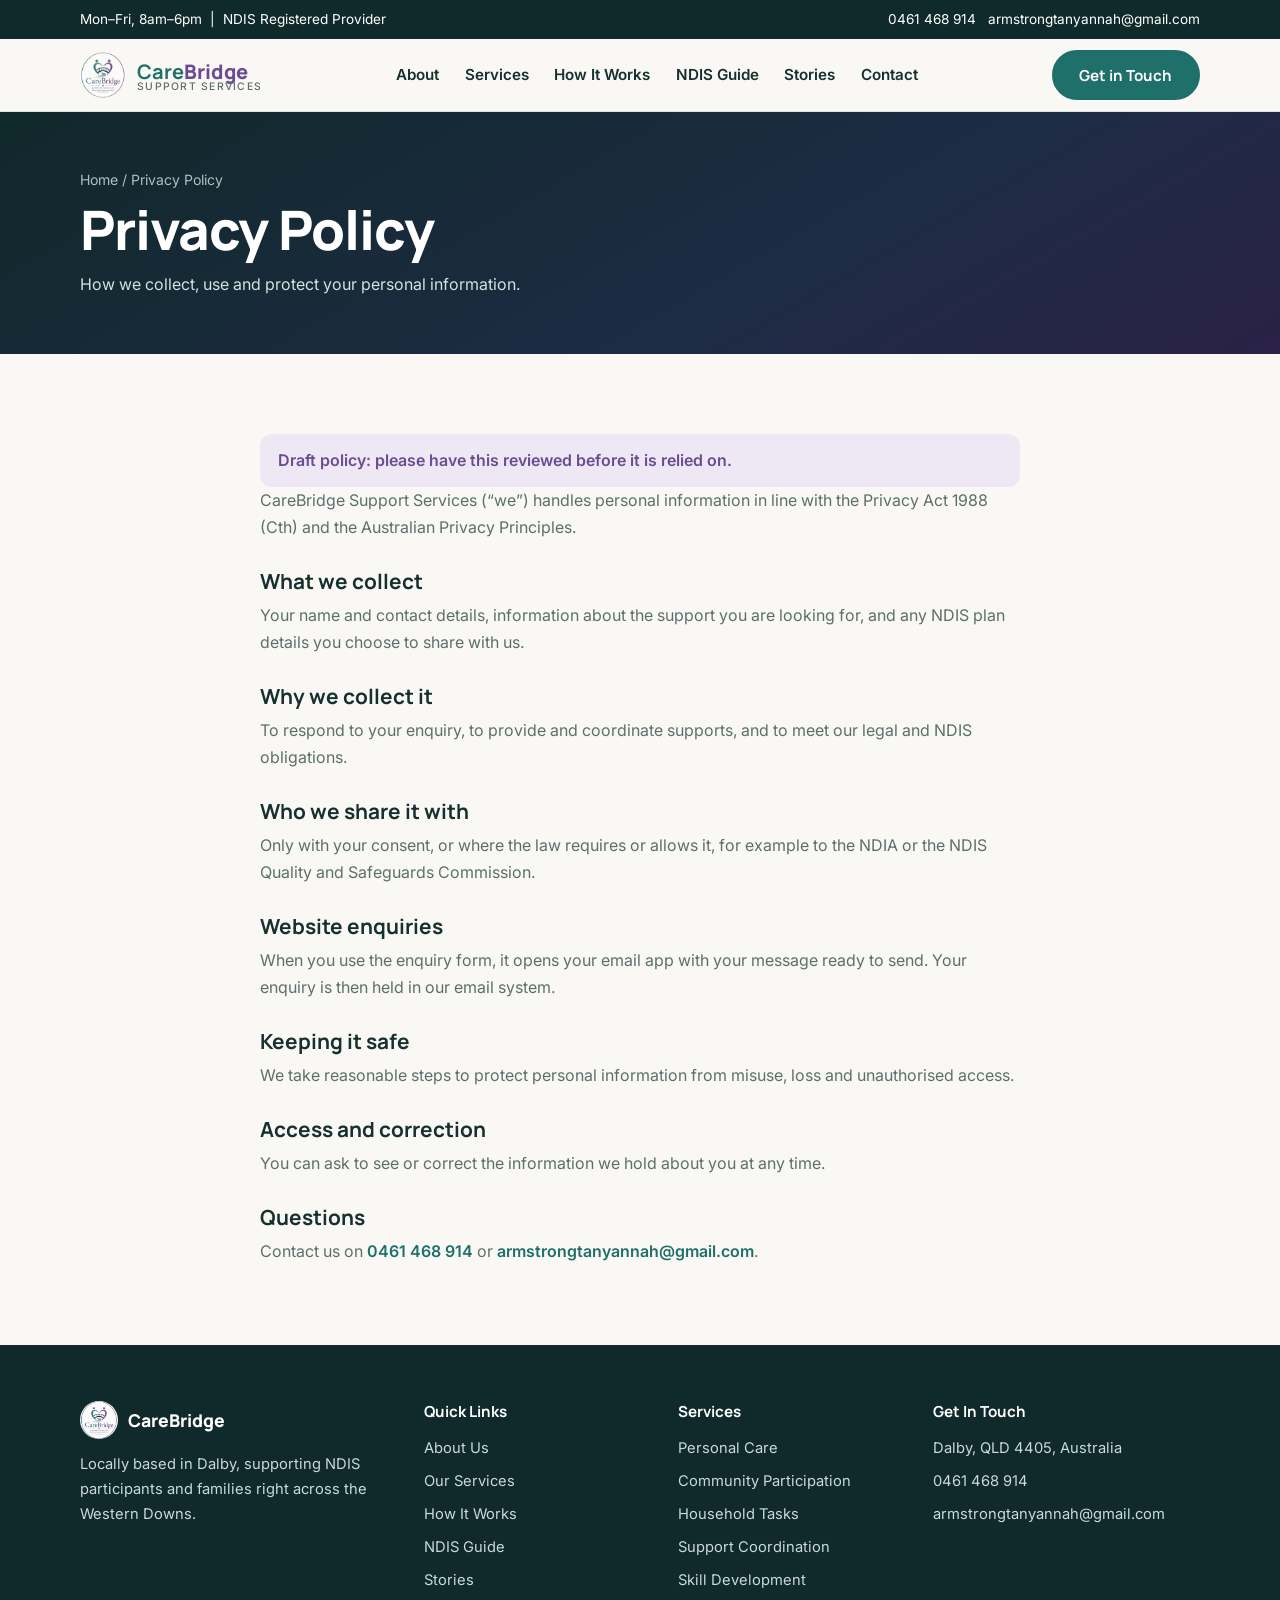
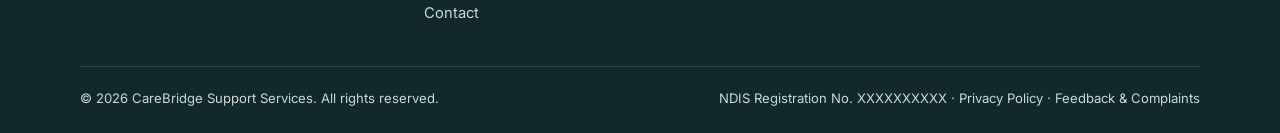
<file: privacy.html>
<!DOCTYPE html>
<html lang="en-AU">
<head>
<meta charset="utf-8">
<meta name="viewport" content="width=device-width, initial-scale=1, viewport-fit=cover">
<title>Privacy Policy | CareBridge Support Services</title>
<meta name="description" content="How CareBridge collects, uses and protects personal information.">
<link rel="icon" href="[data-uri]">
<link href="https://fonts.googleapis.com/css2?family=Manrope:wght@500;700;800&family=Inter:wght@400;500;600&display=swap" rel="stylesheet">
<style>

:root{--teal:#1F6F6B;--teal2:#3E8E8A;--purple:#6B4C93;--navy:#1E2B45;--deep:#10292A;--bg:#FAF8F4;--tint:#E9F3F1;--surface:#fff;--ink:#16302F;--muted:#5C6F6E;--line:#D9E6E3;--lav:#EEE8F5;--on-deep:#C9DAD8;
box-sizing:border-box;padding-top:env(safe-area-inset-top,0px);padding-bottom:env(safe-area-inset-bottom,0px)}
@media(prefers-color-scheme:dark){:root:not([data-theme=light]){--bg:#0F1B1B;--tint:#142524;--surface:#1A2D2C;--ink:#EAF4F2;--muted:#A7BDBA;--line:#2B4341;--lav:#2B2440;--teal:#6BC1BB;--purple:#B79BE0}}
:root[data-theme=dark]{--bg:#0F1B1B;--tint:#142524;--surface:#1A2D2C;--ink:#EAF4F2;--muted:#A7BDBA;--line:#2B4341;--lav:#2B2440;--teal:#6BC1BB;--purple:#B79BE0}
*,*::before,*::after{box-sizing:border-box;margin:0;padding:0}
html{scroll-behavior:smooth;scroll-padding-top:110px}
body{font:400 1rem/1.7 Inter,system-ui,sans-serif;background:var(--bg);color:var(--ink);overflow-x:hidden}
h1,h2,h3{font-family:Manrope,Inter,sans-serif;line-height:1.15;color:var(--ink)}
a{color:inherit;text-decoration:none}
:focus-visible{outline:3px solid var(--purple);outline-offset:3px;border-radius:6px}
.w{width:min(1120px,100% - 3rem);margin-inline:auto}
section{padding:5rem 0}
.top{background:var(--deep);color:#fff;font-size:.85rem;padding:.5rem 0;padding-top:calc(.5rem + env(safe-area-inset-top,0px))}
.top .w{display:flex;justify-content:space-between;gap:1rem;flex-wrap:wrap}
.top a:hover{text-decoration:underline}
header{position:sticky;top:0;z-index:20;background:var(--bg);border-bottom:1px solid var(--line)}
.bar{display:flex;align-items:center;justify-content:space-between;gap:1rem;min-height:4.5rem}
.brand{display:flex;align-items:center;gap:.7rem;font:800 1.25rem Manrope,sans-serif}
.brand img{width:46px;height:46px;border-radius:50%}
.brand b{color:var(--teal)}.brand i{font-style:normal;color:var(--purple)}
.brand small{display:block;font:500 .65rem Inter;letter-spacing:.12em;color:var(--muted);text-transform:uppercase;margin-top:-.3rem}
nav ul{display:flex;gap:1.6rem;list-style:none;font-weight:600;font-size:.95rem}
nav a:hover{color:var(--purple)}
.btn{display:inline-block;padding:.8rem 1.6rem;border-radius:999px;font:700 .95rem Manrope,sans-serif;background:var(--teal);color:#fff;border:2px solid var(--teal);cursor:pointer}
@media(prefers-color-scheme:dark){:root:not([data-theme=light]) .btn{color:#0F1B1B}}
.btn.ghost{background:transparent;border-color:#fff;color:#fff}
.btn:hover{filter:brightness(1.1)}
.menu{display:none;background:none;border:2px solid var(--ink);color:var(--ink);border-radius:10px;padding:.4rem .7rem;font:700 .95rem Inter}
@media(max-width:860px){.menu{display:block}nav{display:none;position:absolute;left:0;right:0;top:100%;background:var(--bg);border-bottom:1px solid var(--line);padding:1rem 1.5rem}nav.open{display:block}nav ul{flex-direction:column;gap:1rem}.hdr .btn{display:none}}
.hero{background:var(--tint);padding:4.5rem 0}
.hero .w{display:grid;grid-template-columns:1.1fr 1fr;gap:3rem;align-items:center}
@media(max-width:860px){.hero .w{grid-template-columns:1fr}}
.kicker{display:flex;align-items:center;gap:.6rem;color:var(--teal);font-weight:700;font-size:.78rem;letter-spacing:.12em;text-transform:uppercase;margin-bottom:1rem}
.kicker::before{content:"";width:1.6rem;height:2px;background:currentColor}
h1{font-size:clamp(2.2rem,5vw,3.4rem);font-weight:500;letter-spacing:-.02em}
h1 em{color:var(--purple);font-weight:500}
.lead{color:var(--muted);font-size:1.1rem;max-width:46ch;margin:1.2rem 0 1.8rem}
.row{display:flex;gap:.8rem;flex-wrap:wrap}
.hero .ghost{color:var(--ink);border-color:var(--ink)}
.logo-card{justify-self:center;width:min(380px,100%);aspect-ratio:1;border-radius:28px;padding:5px;background:linear-gradient(135deg,var(--teal2),var(--purple));box-shadow:0 20px 40px rgba(31,111,107,.2)}
.logo-card img{width:100%;height:100%;border-radius:24px;object-fit:cover;display:block}
h2{font-size:clamp(1.7rem,3.5vw,2.4rem);font-weight:700;margin-bottom:.8rem}
.sub{color:var(--muted);max-width:60ch;margin-bottom:2.2rem}
.grid{display:grid;gap:1.25rem;grid-template-columns:repeat(auto-fit,minmax(250px,1fr))}
.card{background:var(--surface);border-radius:18px;padding:1.6rem;box-shadow:0 4px 18px rgba(16,41,42,.06);border:1px solid var(--line)}
.card h3{font-size:1.1rem;margin-bottom:.5rem}
.card p{color:var(--muted);font-size:.95rem}
.ico{font-size:1.6rem;margin-bottom:.8rem}
.pill{display:inline-block;background:var(--lav);color:var(--purple);font:700 .68rem Inter;letter-spacing:.1em;padding:.3rem .8rem;border-radius:999px;margin-bottom:1rem}
.steps{counter-reset:s;display:grid;gap:1.25rem;grid-template-columns:repeat(auto-fit,minmax(240px,1fr))}
.step{counter-increment:s;padding-left:3.4rem;position:relative}
.step::before{content:counter(s);position:absolute;left:0;top:0;width:2.5rem;height:2.5rem;border-radius:50%;background:var(--lav);color:var(--purple);font:800 1.1rem Manrope;display:grid;place-items:center}
.step h3{font-size:1.1rem;margin-bottom:.3rem}.step p{color:var(--muted);font-size:.95rem}
.guide{background:var(--tint)}
.note{margin-top:1.25rem;display:flex;gap:.9rem;align-items:flex-start;background:var(--surface);border-radius:16px;padding:1.2rem 1.5rem;color:var(--muted);font-size:.95rem;border:1px solid var(--line)}
.note b{color:var(--ink)}
.cta{background:linear-gradient(120deg,#3E8E8A,#6B4C93);color:#fff;border-radius:26px;padding:3rem;display:flex;justify-content:space-between;align-items:center;gap:1.5rem;flex-wrap:wrap}
.cta h2{color:#fff;margin:0 0 .4rem}.cta p{opacity:.95}
.cform{display:grid;gap:1rem;grid-template-columns:1fr 1fr;max-width:760px}
.cform .full{grid-column:1/-1}
@media(max-width:620px){.cform{grid-template-columns:1fr}.cta{padding:2rem 1.5rem}}
label{display:block;font-weight:600;font-size:.9rem;margin-bottom:.3rem}
input,select,textarea{width:100%;font:inherit;color:var(--ink);background:var(--surface);border:1.5px solid var(--line);border-radius:12px;padding:.7rem .9rem}
.err{color:#B3261E;font-size:.85rem;font-weight:600;min-height:1.1em}
@media(prefers-color-scheme:dark){:root:not([data-theme=light]) .err{color:#FF8F86}}
.hp{position:absolute;left:-9999px}
#ok{display:none;margin-top:1rem;background:var(--lav);padding:1rem 1.3rem;border-radius:14px;font-weight:600;max-width:760px}
footer{background:var(--deep);color:var(--on-deep);padding:3.5rem 0 1.5rem;font-size:.92rem}
.fg{display:grid;gap:2rem;grid-template-columns:1.4fr 1fr 1fr 1.2fr}
@media(max-width:860px){.fg{grid-template-columns:1fr 1fr}}@media(max-width:520px){.fg{grid-template-columns:1fr}}
footer h4{color:#fff;font:700 .95rem Manrope;margin-bottom:.9rem}
footer ul{list-style:none}footer li{margin-bottom:.5rem}
footer a:hover{color:#fff;text-decoration:underline}
.fb{display:flex;justify-content:space-between;gap:1rem;flex-wrap:wrap;border-top:1px solid rgba(255,255,255,.12);margin-top:2rem;padding-top:1.2rem;font-size:.82rem}
.fbrand{display:flex;align-items:center;gap:.6rem;color:#fff;font:800 1.1rem Manrope;margin-bottom:.8rem}
.fbrand img{width:38px;height:38px;border-radius:50%}
@media(prefers-reduced-motion:reduce){html{scroll-behavior:auto}}
.fcard{background:var(--surface);border:1px solid var(--line);border-radius:22px;padding:2rem;box-shadow:0 20px 40px rgba(31,111,107,.15)}
.fcard h3{font-size:1.4rem;margin-bottom:.4rem}.fcard>p{color:var(--muted);font-size:.93rem;margin-bottom:1.2rem}
.fcard .cform{gap:.8rem}.fcard #ok{margin-top:1rem}
.abt{display:grid;grid-template-columns:1.1fr 1fr;gap:3rem;align-items:center}
.illus svg{width:100%;height:auto;display:block}
@media(max-width:860px){.abt{grid-template-columns:1fr}}
@media(max-width:520px){.fcard{padding:1.5rem 1.2rem}}
:root{--photo:none}
.hero{background:linear-gradient(150deg,#10292A 0%,#1E2B45 60%,#2A2147 100%);position:relative;overflow:hidden;padding:4.5rem 0}
.hero::before{content:"";position:absolute;top:-140px;right:-100px;width:460px;height:460px;border-radius:50%;background:radial-gradient(circle,rgba(62,142,138,.35),transparent 70%)}
.hero .w{position:relative;z-index:1;grid-template-columns:1.05fr .95fr;align-items:center}
.hero h1{color:#fff;font-weight:800}.hero h1 em{color:#C9B3EE;font-weight:800}
.hero .lead{color:#D3E3E1}.hero .kicker{color:#7FD0CA}
.hero .ghost{color:#fff;border-color:rgba(255,255,255,.5)}
.hero .btn:not(.ghost){background:#fff;color:#10292A;border-color:#fff}
.stats{display:flex;flex-wrap:wrap;margin-top:2.2rem}
.stat{padding-right:1.6rem;margin-right:1.6rem;border-right:1px solid rgba(255,255,255,.2)}
.stat:last-child{border:0;margin:0;padding:0}
.stat b{display:block;color:#fff;font:800 1.1rem Manrope,sans-serif}.stat span{color:#A9C2BF;font-size:.8rem}
.fcard{padding:2rem;border-radius:18px;box-shadow:0 30px 60px rgba(0,0,0,.4)}
.fcard input,.fcard select,.fcard textarea{margin-bottom:.35rem;border-radius:10px}
.fcard .err{margin-bottom:.15rem}.fnote{text-align:center;font-size:.78rem;margin-top:.8rem!important;margin-bottom:0!important}
.abt{grid-template-columns:1fr 1.05fr}
.photo{aspect-ratio:5/4;border-radius:24px;border:5px solid transparent;background:var(--photo) center/cover padding-box,linear-gradient(135deg,var(--teal2),var(--purple)) border-box;box-shadow:0 20px 40px rgba(31,111,107,.2)}
.chips{display:flex;flex-wrap:wrap;gap:.6rem}.chip{background:var(--lav);color:var(--purple);font-weight:600;font-size:.88rem;padding:.4rem .9rem;border-radius:999px}
#services .grid{grid-template-columns:repeat(auto-fit,minmax(200px,1fr))}
.ico{width:48px;height:48px;border-radius:12px;background:var(--lav);color:var(--purple);display:grid;place-items:center;margin-bottom:1rem}.ico .i{width:24px;height:24px}
.cta{background:linear-gradient(120deg,rgba(31,111,107,.93),rgba(107,76,147,.93)),var(--photo) center/cover;padding:3.5rem 3rem}
@media(max-width:860px){.hero .w,.abt{grid-template-columns:1fr}.stat{padding-right:1rem;margin-right:1rem}}
[hidden]{display:none!important}
.ph{background:linear-gradient(150deg,#10292A,#1E2B45 65%,#2A2147);color:#fff;padding:3.5rem 0}
.ph h1{color:#fff;font-weight:800;margin:.4rem 0 .6rem}.ph p{color:#D3E3E1;max-width:60ch}
.crumb{font-size:.88rem;color:#A9C2BF}.crumb a:hover{color:#fff;text-decoration:underline}
.grid2{display:grid;gap:1.25rem;grid-template-columns:repeat(auto-fit,minmax(300px,1fr))}
.cgrid{display:grid;gap:2rem;grid-template-columns:1fr 1fr;align-items:start}.stack{display:grid;gap:1rem}
@media(max-width:860px){.cgrid{grid-template-columns:1fr}}
.cgrid .fcard{box-shadow:0 10px 30px rgba(16,41,42,.12)}
.card a{color:var(--teal);font-weight:600}.card a:hover{text-decoration:underline}
.ok{display:none;margin-top:1rem;background:var(--lav);padding:1rem 1.3rem;border-radius:14px;font-weight:600}
.list{margin:.6rem 0 0 1.2rem;color:var(--muted)}.list li{margin-bottom:.4rem}
.doc{max-width:760px}.doc h2{font-size:1.3rem;margin:1.8rem 0 .5rem}.doc p{color:var(--muted)}.doc a{color:var(--teal);font-weight:600}
.banner{background:var(--lav);color:var(--purple);font-weight:600;padding:.8rem 1.1rem;border-radius:12px}
nav a[aria-current]{color:var(--purple);box-shadow:0 2px 0 var(--purple)}
</style>
</head>
<body>
<div class="top"><div class="w"><span>Mon–Fri, 8am–6pm &nbsp;|&nbsp; NDIS Registered Provider</span><span><a href="tel:0461468914">0461 468 914</a> &nbsp; <a href="mailto:armstrongtanyannah@gmail.com">armstrongtanyannah@gmail.com</a></span></div></div>
<header><div class="w bar hdr">
<a class="brand" href="index.html"><img src="[data-uri]" alt="CareBridge logo"><span><b>Care</b><i>Bridge</i><small>Support Services</small></span></a>
<nav id="nav" aria-label="Main"><ul><li><a href="about.html">About</a></li><li><a href="services.html">Services</a></li><li><a href="how-it-works.html">How It Works</a></li><li><a href="ndis-guide.html">NDIS Guide</a></li><li><a href="stories.html">Stories</a></li><li><a href="contact.html">Contact</a></li></ul></nav>
<a class="btn" href="contact.html">Get in Touch</a>
<button class="menu" id="mb" aria-expanded="false" aria-controls="nav">Menu</button>
</div></header>
<main id="top"><section class="ph"><div class="w"><div class="crumb"><a href="index.html">Home</a> / Privacy Policy</div><h1>Privacy Policy</h1><p>How we collect, use and protect your personal information.</p></div></section><section><div class="w doc"><div class="banner">Draft policy: please have this reviewed before it is relied on.</div><p>CareBridge Support Services (&ldquo;we&rdquo;) handles personal information in line with the Privacy Act 1988 (Cth) and the Australian Privacy Principles.</p><h2>What we collect</h2><p>Your name and contact details, information about the support you are looking for, and any NDIS plan details you choose to share with us.</p><h2>Why we collect it</h2><p>To respond to your enquiry, to provide and coordinate supports, and to meet our legal and NDIS obligations.</p><h2>Who we share it with</h2><p>Only with your consent, or where the law requires or allows it, for example to the NDIA or the NDIS Quality and Safeguards Commission.</p><h2>Website enquiries</h2><p>When you use the enquiry form, it opens your email app with your message ready to send. Your enquiry is then held in our email system.</p><h2>Keeping it safe</h2><p>We take reasonable steps to protect personal information from misuse, loss and unauthorised access.</p><h2>Access and correction</h2><p>You can ask to see or correct the information we hold about you at any time.</p><h2>Questions</h2><p>Contact us on <a href="tel:0461468914">0461 468 914</a> or <a href="mailto:armstrongtanyannah@gmail.com">armstrongtanyannah@gmail.com</a>.</p></div></section></main>
<footer><div class="w">
<div class="fg">
<div><div class="fbrand"><img src="[data-uri]" alt=""><span>CareBridge</span></div><p>Locally based in Dalby, supporting NDIS participants and families right across the Western Downs.</p></div>
<div><h4>Quick Links</h4><ul><li><a href="about.html">About Us</a></li><li><a href="services.html">Our Services</a></li><li><a href="how-it-works.html">How It Works</a></li><li><a href="ndis-guide.html">NDIS Guide</a></li><li><a href="stories.html">Stories</a></li><li><a href="contact.html">Contact</a></li></ul></div>
<div><h4>Services</h4><ul><li><a href="services.html">Personal Care</a></li><li><a href="services.html">Community Participation</a></li><li><a href="services.html">Household Tasks</a></li><li><a href="services.html">Support Coordination</a></li><li><a href="services.html">Skill Development</a></li></ul></div>
<div><h4>Get In Touch</h4><ul><li>Dalby, QLD 4405, Australia</li><li><a href="tel:0461468914">0461 468 914</a></li><li><a href="mailto:armstrongtanyannah@gmail.com">armstrongtanyannah@gmail.com</a></li></ul></div>
</div>
<div class="fb"><span>© 2026 CareBridge Support Services. All rights reserved.</span><span>NDIS Registration No. XXXXXXXXXX &middot; <a href="privacy.html">Privacy Policy</a> &middot; <a href="feedback.html">Feedback &amp; Complaints</a></span></div>
</div></footer>
<script>

(function(){
var nav=document.getElementById('nav'),mb=document.getElementById('mb');
mb.onclick=function(){var o=nav.classList.toggle('open');mb.setAttribute('aria-expanded',o)};
function closeNav(){nav.classList.remove('open');mb.setAttribute('aria-expanded',false)}
nav.onclick=function(e){if(e.target.tagName==='A')closeNav()};
document.querySelectorAll('form.enq').forEach(function(f){
var v=function(n){return f.elements[n].value.trim()};
function err(n,m){f.querySelector('[data-e='+n+']').textContent=m;return !m}
f.addEventListener('submit',function(e){e.preventDefault();if(v('hp'))return;
var n=v('n'),p=v('p'),em=v('e'),ok=true;
ok=err('n',n.length>1?'':'Enter your name.')&&ok;
ok=err('p',/^[+\d][\d\s()-]{7,}$/.test(p)?'':'Enter a phone number we can reach you on.')&&ok;
ok=err('e',!em||/^\S+@\S+\.\S+$/.test(em)?'':'Enter a valid email address.')&&ok;
if(!ok)return;
var b='Name: '+n+'\nPhone: '+p+(em?'\nEmail: '+em:'')+'\nSupport needed: '+v('t')+'\n\n'+v('m');
f.parentNode.querySelector('.ok').style.display='block';
location.href='mailto:armstrongtanyannah@gmail.com?subject='+encodeURIComponent('Website enquiry from '+n)+'&body='+encodeURIComponent(b)})});
})();
</script>
</body>
</html>
</file>
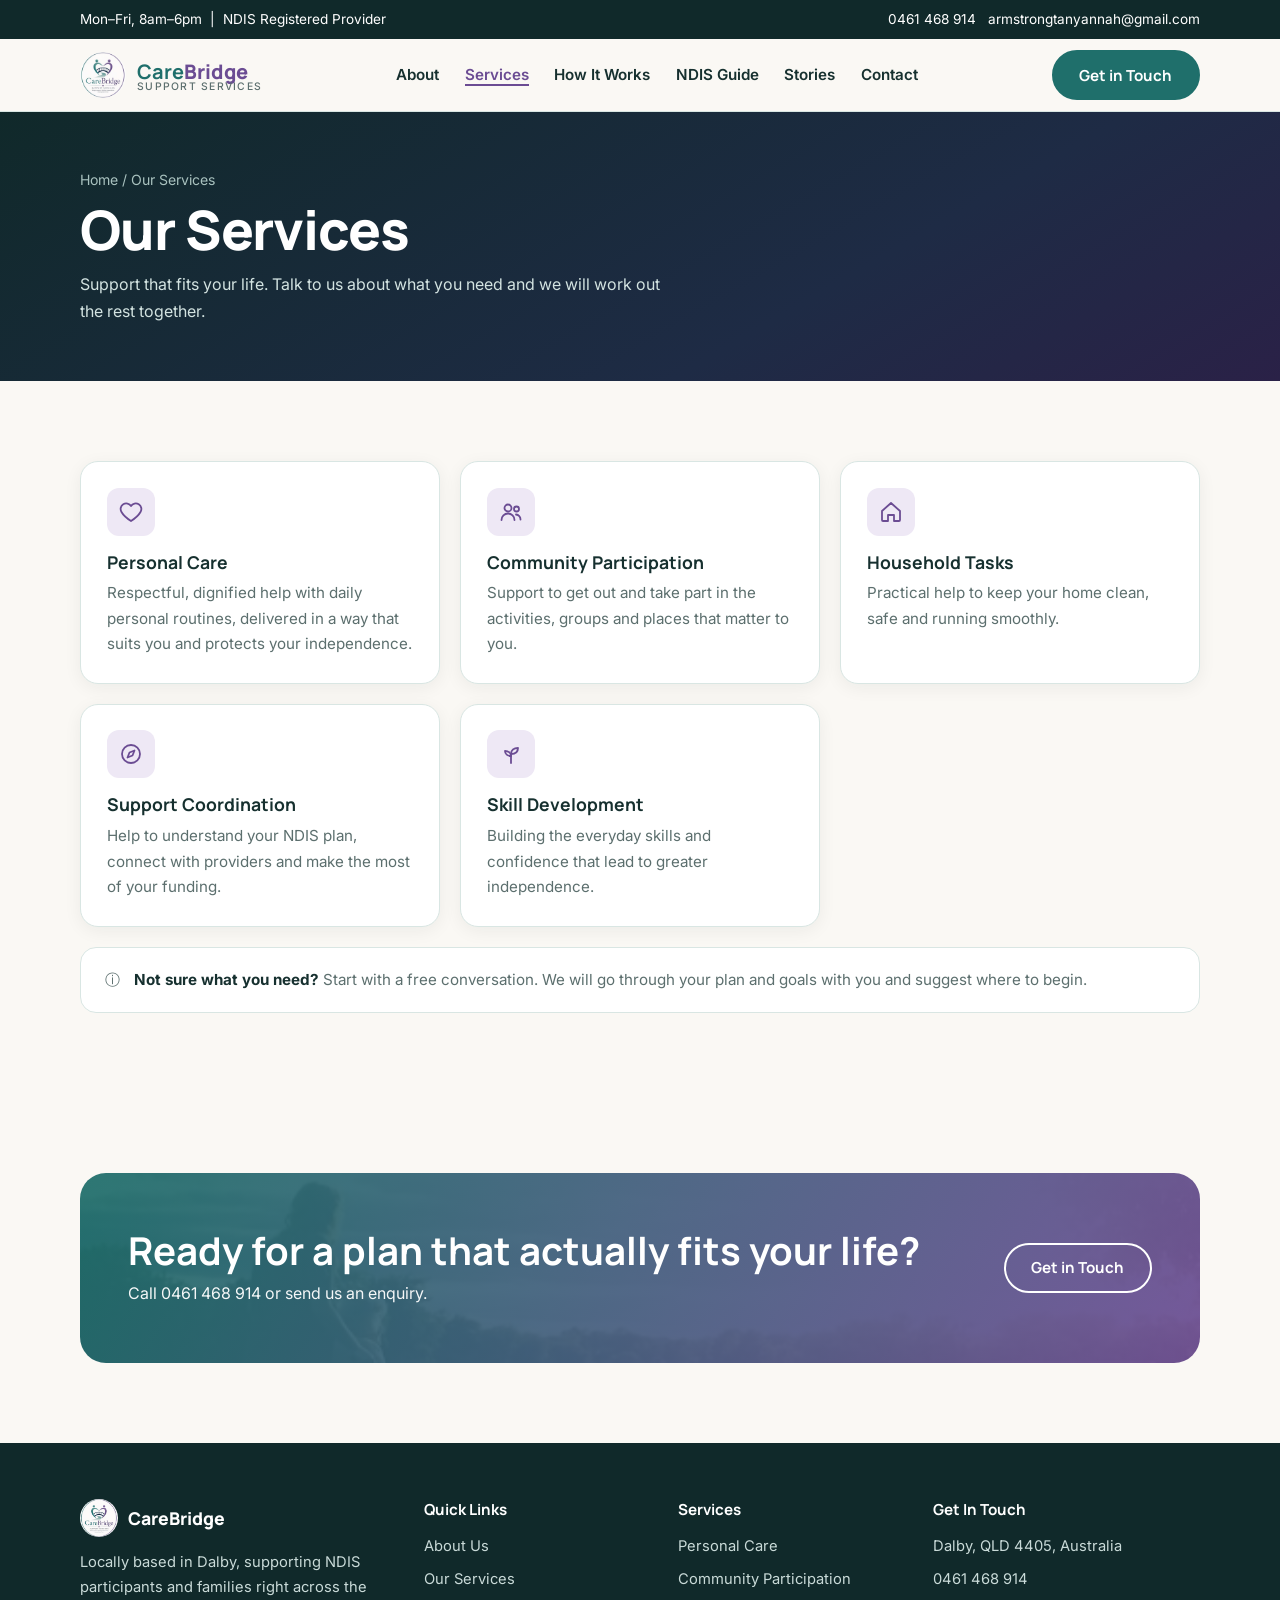
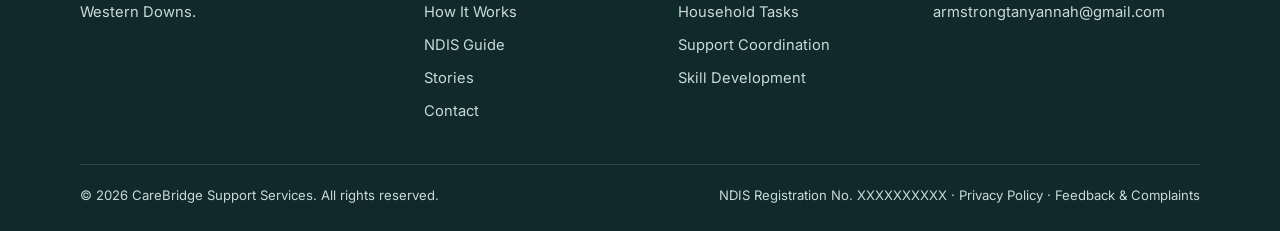
<file: services.html>
<!DOCTYPE html>
<html lang="en-AU">
<head>
<meta charset="utf-8">
<meta name="viewport" content="width=device-width, initial-scale=1, viewport-fit=cover">
<title>Services | CareBridge Support Services</title>
<meta name="description" content="Personal care, community participation, household tasks, support coordination and skill development in Dalby.">
<link rel="icon" href="[data-uri]">
<link href="https://fonts.googleapis.com/css2?family=Manrope:wght@500;700;800&family=Inter:wght@400;500;600&display=swap" rel="stylesheet">
<style>

:root{--teal:#1F6F6B;--teal2:#3E8E8A;--purple:#6B4C93;--navy:#1E2B45;--deep:#10292A;--bg:#FAF8F4;--tint:#E9F3F1;--surface:#fff;--ink:#16302F;--muted:#5C6F6E;--line:#D9E6E3;--lav:#EEE8F5;--on-deep:#C9DAD8;
box-sizing:border-box;padding-top:env(safe-area-inset-top,0px);padding-bottom:env(safe-area-inset-bottom,0px)}
@media(prefers-color-scheme:dark){:root:not([data-theme=light]){--bg:#0F1B1B;--tint:#142524;--surface:#1A2D2C;--ink:#EAF4F2;--muted:#A7BDBA;--line:#2B4341;--lav:#2B2440;--teal:#6BC1BB;--purple:#B79BE0}}
:root[data-theme=dark]{--bg:#0F1B1B;--tint:#142524;--surface:#1A2D2C;--ink:#EAF4F2;--muted:#A7BDBA;--line:#2B4341;--lav:#2B2440;--teal:#6BC1BB;--purple:#B79BE0}
*,*::before,*::after{box-sizing:border-box;margin:0;padding:0}
html{scroll-behavior:smooth;scroll-padding-top:110px}
body{font:400 1rem/1.7 Inter,system-ui,sans-serif;background:var(--bg);color:var(--ink);overflow-x:hidden}
h1,h2,h3{font-family:Manrope,Inter,sans-serif;line-height:1.15;color:var(--ink)}
a{color:inherit;text-decoration:none}
:focus-visible{outline:3px solid var(--purple);outline-offset:3px;border-radius:6px}
.w{width:min(1120px,100% - 3rem);margin-inline:auto}
section{padding:5rem 0}
.top{background:var(--deep);color:#fff;font-size:.85rem;padding:.5rem 0;padding-top:calc(.5rem + env(safe-area-inset-top,0px))}
.top .w{display:flex;justify-content:space-between;gap:1rem;flex-wrap:wrap}
.top a:hover{text-decoration:underline}
header{position:sticky;top:0;z-index:20;background:var(--bg);border-bottom:1px solid var(--line)}
.bar{display:flex;align-items:center;justify-content:space-between;gap:1rem;min-height:4.5rem}
.brand{display:flex;align-items:center;gap:.7rem;font:800 1.25rem Manrope,sans-serif}
.brand img{width:46px;height:46px;border-radius:50%}
.brand b{color:var(--teal)}.brand i{font-style:normal;color:var(--purple)}
.brand small{display:block;font:500 .65rem Inter;letter-spacing:.12em;color:var(--muted);text-transform:uppercase;margin-top:-.3rem}
nav ul{display:flex;gap:1.6rem;list-style:none;font-weight:600;font-size:.95rem}
nav a:hover{color:var(--purple)}
.btn{display:inline-block;padding:.8rem 1.6rem;border-radius:999px;font:700 .95rem Manrope,sans-serif;background:var(--teal);color:#fff;border:2px solid var(--teal);cursor:pointer}
@media(prefers-color-scheme:dark){:root:not([data-theme=light]) .btn{color:#0F1B1B}}
.btn.ghost{background:transparent;border-color:#fff;color:#fff}
.btn:hover{filter:brightness(1.1)}
.menu{display:none;background:none;border:2px solid var(--ink);color:var(--ink);border-radius:10px;padding:.4rem .7rem;font:700 .95rem Inter}
@media(max-width:860px){.menu{display:block}nav{display:none;position:absolute;left:0;right:0;top:100%;background:var(--bg);border-bottom:1px solid var(--line);padding:1rem 1.5rem}nav.open{display:block}nav ul{flex-direction:column;gap:1rem}.hdr .btn{display:none}}
.hero{background:var(--tint);padding:4.5rem 0}
.hero .w{display:grid;grid-template-columns:1.1fr 1fr;gap:3rem;align-items:center}
@media(max-width:860px){.hero .w{grid-template-columns:1fr}}
.kicker{display:flex;align-items:center;gap:.6rem;color:var(--teal);font-weight:700;font-size:.78rem;letter-spacing:.12em;text-transform:uppercase;margin-bottom:1rem}
.kicker::before{content:"";width:1.6rem;height:2px;background:currentColor}
h1{font-size:clamp(2.2rem,5vw,3.4rem);font-weight:500;letter-spacing:-.02em}
h1 em{color:var(--purple);font-weight:500}
.lead{color:var(--muted);font-size:1.1rem;max-width:46ch;margin:1.2rem 0 1.8rem}
.row{display:flex;gap:.8rem;flex-wrap:wrap}
.hero .ghost{color:var(--ink);border-color:var(--ink)}
.logo-card{justify-self:center;width:min(380px,100%);aspect-ratio:1;border-radius:28px;padding:5px;background:linear-gradient(135deg,var(--teal2),var(--purple));box-shadow:0 20px 40px rgba(31,111,107,.2)}
.logo-card img{width:100%;height:100%;border-radius:24px;object-fit:cover;display:block}
h2{font-size:clamp(1.7rem,3.5vw,2.4rem);font-weight:700;margin-bottom:.8rem}
.sub{color:var(--muted);max-width:60ch;margin-bottom:2.2rem}
.grid{display:grid;gap:1.25rem;grid-template-columns:repeat(auto-fit,minmax(250px,1fr))}
.card{background:var(--surface);border-radius:18px;padding:1.6rem;box-shadow:0 4px 18px rgba(16,41,42,.06);border:1px solid var(--line)}
.card h3{font-size:1.1rem;margin-bottom:.5rem}
.card p{color:var(--muted);font-size:.95rem}
.ico{font-size:1.6rem;margin-bottom:.8rem}
.pill{display:inline-block;background:var(--lav);color:var(--purple);font:700 .68rem Inter;letter-spacing:.1em;padding:.3rem .8rem;border-radius:999px;margin-bottom:1rem}
.steps{counter-reset:s;display:grid;gap:1.25rem;grid-template-columns:repeat(auto-fit,minmax(240px,1fr))}
.step{counter-increment:s;padding-left:3.4rem;position:relative}
.step::before{content:counter(s);position:absolute;left:0;top:0;width:2.5rem;height:2.5rem;border-radius:50%;background:var(--lav);color:var(--purple);font:800 1.1rem Manrope;display:grid;place-items:center}
.step h3{font-size:1.1rem;margin-bottom:.3rem}.step p{color:var(--muted);font-size:.95rem}
.guide{background:var(--tint)}
.note{margin-top:1.25rem;display:flex;gap:.9rem;align-items:flex-start;background:var(--surface);border-radius:16px;padding:1.2rem 1.5rem;color:var(--muted);font-size:.95rem;border:1px solid var(--line)}
.note b{color:var(--ink)}
.cta{background:linear-gradient(120deg,#3E8E8A,#6B4C93);color:#fff;border-radius:26px;padding:3rem;display:flex;justify-content:space-between;align-items:center;gap:1.5rem;flex-wrap:wrap}
.cta h2{color:#fff;margin:0 0 .4rem}.cta p{opacity:.95}
.cform{display:grid;gap:1rem;grid-template-columns:1fr 1fr;max-width:760px}
.cform .full{grid-column:1/-1}
@media(max-width:620px){.cform{grid-template-columns:1fr}.cta{padding:2rem 1.5rem}}
label{display:block;font-weight:600;font-size:.9rem;margin-bottom:.3rem}
input,select,textarea{width:100%;font:inherit;color:var(--ink);background:var(--surface);border:1.5px solid var(--line);border-radius:12px;padding:.7rem .9rem}
.err{color:#B3261E;font-size:.85rem;font-weight:600;min-height:1.1em}
@media(prefers-color-scheme:dark){:root:not([data-theme=light]) .err{color:#FF8F86}}
.hp{position:absolute;left:-9999px}
#ok{display:none;margin-top:1rem;background:var(--lav);padding:1rem 1.3rem;border-radius:14px;font-weight:600;max-width:760px}
footer{background:var(--deep);color:var(--on-deep);padding:3.5rem 0 1.5rem;font-size:.92rem}
.fg{display:grid;gap:2rem;grid-template-columns:1.4fr 1fr 1fr 1.2fr}
@media(max-width:860px){.fg{grid-template-columns:1fr 1fr}}@media(max-width:520px){.fg{grid-template-columns:1fr}}
footer h4{color:#fff;font:700 .95rem Manrope;margin-bottom:.9rem}
footer ul{list-style:none}footer li{margin-bottom:.5rem}
footer a:hover{color:#fff;text-decoration:underline}
.fb{display:flex;justify-content:space-between;gap:1rem;flex-wrap:wrap;border-top:1px solid rgba(255,255,255,.12);margin-top:2rem;padding-top:1.2rem;font-size:.82rem}
.fbrand{display:flex;align-items:center;gap:.6rem;color:#fff;font:800 1.1rem Manrope;margin-bottom:.8rem}
.fbrand img{width:38px;height:38px;border-radius:50%}
@media(prefers-reduced-motion:reduce){html{scroll-behavior:auto}}
.fcard{background:var(--surface);border:1px solid var(--line);border-radius:22px;padding:2rem;box-shadow:0 20px 40px rgba(31,111,107,.15)}
.fcard h3{font-size:1.4rem;margin-bottom:.4rem}.fcard>p{color:var(--muted);font-size:.93rem;margin-bottom:1.2rem}
.fcard .cform{gap:.8rem}.fcard #ok{margin-top:1rem}
.abt{display:grid;grid-template-columns:1.1fr 1fr;gap:3rem;align-items:center}
.illus svg{width:100%;height:auto;display:block}
@media(max-width:860px){.abt{grid-template-columns:1fr}}
@media(max-width:520px){.fcard{padding:1.5rem 1.2rem}}
:root{--photo:url([data-uri])}
.hero{background:linear-gradient(150deg,#10292A 0%,#1E2B45 60%,#2A2147 100%);position:relative;overflow:hidden;padding:4.5rem 0}
.hero::before{content:"";position:absolute;top:-140px;right:-100px;width:460px;height:460px;border-radius:50%;background:radial-gradient(circle,rgba(62,142,138,.35),transparent 70%)}
.hero .w{position:relative;z-index:1;grid-template-columns:1.05fr .95fr;align-items:center}
.hero h1{color:#fff;font-weight:800}.hero h1 em{color:#C9B3EE;font-weight:800}
.hero .lead{color:#D3E3E1}.hero .kicker{color:#7FD0CA}
.hero .ghost{color:#fff;border-color:rgba(255,255,255,.5)}
.hero .btn:not(.ghost){background:#fff;color:#10292A;border-color:#fff}
.stats{display:flex;flex-wrap:wrap;margin-top:2.2rem}
.stat{padding-right:1.6rem;margin-right:1.6rem;border-right:1px solid rgba(255,255,255,.2)}
.stat:last-child{border:0;margin:0;padding:0}
.stat b{display:block;color:#fff;font:800 1.1rem Manrope,sans-serif}.stat span{color:#A9C2BF;font-size:.8rem}
.fcard{padding:2rem;border-radius:18px;box-shadow:0 30px 60px rgba(0,0,0,.4)}
.fcard input,.fcard select,.fcard textarea{margin-bottom:.35rem;border-radius:10px}
.fcard .err{margin-bottom:.15rem}.fnote{text-align:center;font-size:.78rem;margin-top:.8rem!important;margin-bottom:0!important}
.abt{grid-template-columns:1fr 1.05fr}
.photo{aspect-ratio:5/4;border-radius:24px;border:5px solid transparent;background:var(--photo) center/cover padding-box,linear-gradient(135deg,var(--teal2),var(--purple)) border-box;box-shadow:0 20px 40px rgba(31,111,107,.2)}
.chips{display:flex;flex-wrap:wrap;gap:.6rem}.chip{background:var(--lav);color:var(--purple);font-weight:600;font-size:.88rem;padding:.4rem .9rem;border-radius:999px}
#services .grid{grid-template-columns:repeat(auto-fit,minmax(200px,1fr))}
.ico{width:48px;height:48px;border-radius:12px;background:var(--lav);color:var(--purple);display:grid;place-items:center;margin-bottom:1rem}.ico .i{width:24px;height:24px}
.cta{background:linear-gradient(120deg,rgba(31,111,107,.93),rgba(107,76,147,.93)),var(--photo) center/cover;padding:3.5rem 3rem}
@media(max-width:860px){.hero .w,.abt{grid-template-columns:1fr}.stat{padding-right:1rem;margin-right:1rem}}
[hidden]{display:none!important}
.ph{background:linear-gradient(150deg,#10292A,#1E2B45 65%,#2A2147);color:#fff;padding:3.5rem 0}
.ph h1{color:#fff;font-weight:800;margin:.4rem 0 .6rem}.ph p{color:#D3E3E1;max-width:60ch}
.crumb{font-size:.88rem;color:#A9C2BF}.crumb a:hover{color:#fff;text-decoration:underline}
.grid2{display:grid;gap:1.25rem;grid-template-columns:repeat(auto-fit,minmax(300px,1fr))}
.cgrid{display:grid;gap:2rem;grid-template-columns:1fr 1fr;align-items:start}.stack{display:grid;gap:1rem}
@media(max-width:860px){.cgrid{grid-template-columns:1fr}}
.cgrid .fcard{box-shadow:0 10px 30px rgba(16,41,42,.12)}
.card a{color:var(--teal);font-weight:600}.card a:hover{text-decoration:underline}
.ok{display:none;margin-top:1rem;background:var(--lav);padding:1rem 1.3rem;border-radius:14px;font-weight:600}
.list{margin:.6rem 0 0 1.2rem;color:var(--muted)}.list li{margin-bottom:.4rem}
.doc{max-width:760px}.doc h2{font-size:1.3rem;margin:1.8rem 0 .5rem}.doc p{color:var(--muted)}.doc a{color:var(--teal);font-weight:600}
.banner{background:var(--lav);color:var(--purple);font-weight:600;padding:.8rem 1.1rem;border-radius:12px}
nav a[aria-current]{color:var(--purple);box-shadow:0 2px 0 var(--purple)}
</style>
</head>
<body>
<div class="top"><div class="w"><span>Mon–Fri, 8am–6pm &nbsp;|&nbsp; NDIS Registered Provider</span><span><a href="tel:0461468914">0461 468 914</a> &nbsp; <a href="mailto:armstrongtanyannah@gmail.com">armstrongtanyannah@gmail.com</a></span></div></div>
<header><div class="w bar hdr">
<a class="brand" href="index.html"><img src="[data-uri]" alt="CareBridge logo"><span><b>Care</b><i>Bridge</i><small>Support Services</small></span></a>
<nav id="nav" aria-label="Main"><ul><li><a href="about.html">About</a></li><li><a href="services.html" aria-current="page">Services</a></li><li><a href="how-it-works.html">How It Works</a></li><li><a href="ndis-guide.html">NDIS Guide</a></li><li><a href="stories.html">Stories</a></li><li><a href="contact.html">Contact</a></li></ul></nav>
<a class="btn" href="contact.html">Get in Touch</a>
<button class="menu" id="mb" aria-expanded="false" aria-controls="nav">Menu</button>
</div></header>
<main id="top"><section class="ph"><div class="w"><div class="crumb"><a href="index.html">Home</a> / Our Services</div><h1>Our Services</h1><p>Support that fits your life. Talk to us about what you need and we will work out the rest together.</p></div></section><section><div class="w"><div class="grid2"><div class="card"><div class="ico"><svg class="i" viewBox="0 0 24 24" fill="none" stroke="currentColor" stroke-width="1.8" stroke-linecap="round" stroke-linejoin="round" aria-hidden="true"><path d="M12 21s-7-4.5-9.5-9A5.5 5.5 0 0 1 12 6a5.5 5.5 0 0 1 9.5 6C19 16.5 12 21 12 21z"/></svg></div><h3>Personal Care</h3><p>Respectful, dignified help with daily personal routines, delivered in a way that suits you and protects your independence.</p></div><div class="card"><div class="ico"><svg class="i" viewBox="0 0 24 24" fill="none" stroke="currentColor" stroke-width="1.8" stroke-linecap="round" stroke-linejoin="round" aria-hidden="true"><circle cx="9" cy="8" r="3.5"/><path d="M2.5 20a6.5 6.5 0 0 1 13 0"/><circle cx="17.5" cy="9" r="2.5"/><path d="M17 14.5a5 5 0 0 1 4.5 5"/></svg></div><h3>Community Participation</h3><p>Support to get out and take part in the activities, groups and places that matter to you.</p></div><div class="card"><div class="ico"><svg class="i" viewBox="0 0 24 24" fill="none" stroke="currentColor" stroke-width="1.8" stroke-linecap="round" stroke-linejoin="round" aria-hidden="true"><path d="M3 11l9-8 9 8v9a1 1 0 0 1-1 1h-5v-6h-6v6H4a1 1 0 0 1-1-1z"/></svg></div><h3>Household Tasks</h3><p>Practical help to keep your home clean, safe and running smoothly.</p></div><div class="card"><div class="ico"><svg class="i" viewBox="0 0 24 24" fill="none" stroke="currentColor" stroke-width="1.8" stroke-linecap="round" stroke-linejoin="round" aria-hidden="true"><circle cx="12" cy="12" r="9"/><path d="M15.5 8.5l-2 5-5 2 2-5z"/></svg></div><h3>Support Coordination</h3><p>Help to understand your NDIS plan, connect with providers and make the most of your funding.</p></div><div class="card"><div class="ico"><svg class="i" viewBox="0 0 24 24" fill="none" stroke="currentColor" stroke-width="1.8" stroke-linecap="round" stroke-linejoin="round" aria-hidden="true"><path d="M12 21v-9"/><path d="M12 12c0-4 3-6 7-6 0 4-3 6-7 6z"/><path d="M12 14c0-3-2.5-5-6-5 0 3 2.5 5 6 5z"/></svg></div><h3>Skill Development</h3><p>Building the everyday skills and confidence that lead to greater independence.</p></div></div><div class="note"><span aria-hidden="true">&#9432;</span><p><b>Not sure what you need?</b> Start with a free conversation. We will go through your plan and goals with you and suggest where to begin.</p></div></div></section><section><div class="w"><div class="cta"><div><h2>Ready for a plan that actually fits your life?</h2><p>Call 0461 468 914 or send us an enquiry.</p></div><a class="btn ghost" href="contact.html">Get in Touch</a></div></div></section></main>
<footer><div class="w">
<div class="fg">
<div><div class="fbrand"><img src="[data-uri]" alt=""><span>CareBridge</span></div><p>Locally based in Dalby, supporting NDIS participants and families right across the Western Downs.</p></div>
<div><h4>Quick Links</h4><ul><li><a href="about.html">About Us</a></li><li><a href="services.html">Our Services</a></li><li><a href="how-it-works.html">How It Works</a></li><li><a href="ndis-guide.html">NDIS Guide</a></li><li><a href="stories.html">Stories</a></li><li><a href="contact.html">Contact</a></li></ul></div>
<div><h4>Services</h4><ul><li><a href="services.html">Personal Care</a></li><li><a href="services.html">Community Participation</a></li><li><a href="services.html">Household Tasks</a></li><li><a href="services.html">Support Coordination</a></li><li><a href="services.html">Skill Development</a></li></ul></div>
<div><h4>Get In Touch</h4><ul><li>Dalby, QLD 4405, Australia</li><li><a href="tel:0461468914">0461 468 914</a></li><li><a href="mailto:armstrongtanyannah@gmail.com">armstrongtanyannah@gmail.com</a></li></ul></div>
</div>
<div class="fb"><span>© 2026 CareBridge Support Services. All rights reserved.</span><span>NDIS Registration No. XXXXXXXXXX &middot; <a href="privacy.html">Privacy Policy</a> &middot; <a href="feedback.html">Feedback &amp; Complaints</a></span></div>
</div></footer>
<script>

(function(){
var nav=document.getElementById('nav'),mb=document.getElementById('mb');
mb.onclick=function(){var o=nav.classList.toggle('open');mb.setAttribute('aria-expanded',o)};
function closeNav(){nav.classList.remove('open');mb.setAttribute('aria-expanded',false)}
nav.onclick=function(e){if(e.target.tagName==='A')closeNav()};
document.querySelectorAll('form.enq').forEach(function(f){
var v=function(n){return f.elements[n].value.trim()};
function err(n,m){f.querySelector('[data-e='+n+']').textContent=m;return !m}
f.addEventListener('submit',function(e){e.preventDefault();if(v('hp'))return;
var n=v('n'),p=v('p'),em=v('e'),ok=true;
ok=err('n',n.length>1?'':'Enter your name.')&&ok;
ok=err('p',/^[+\d][\d\s()-]{7,}$/.test(p)?'':'Enter a phone number we can reach you on.')&&ok;
ok=err('e',!em||/^\S+@\S+\.\S+$/.test(em)?'':'Enter a valid email address.')&&ok;
if(!ok)return;
var b='Name: '+n+'\nPhone: '+p+(em?'\nEmail: '+em:'')+'\nSupport needed: '+v('t')+'\n\n'+v('m');
f.parentNode.querySelector('.ok').style.display='block';
location.href='mailto:armstrongtanyannah@gmail.com?subject='+encodeURIComponent('Website enquiry from '+n)+'&body='+encodeURIComponent(b)})});
})();
</script>
</body>
</html>
</file>
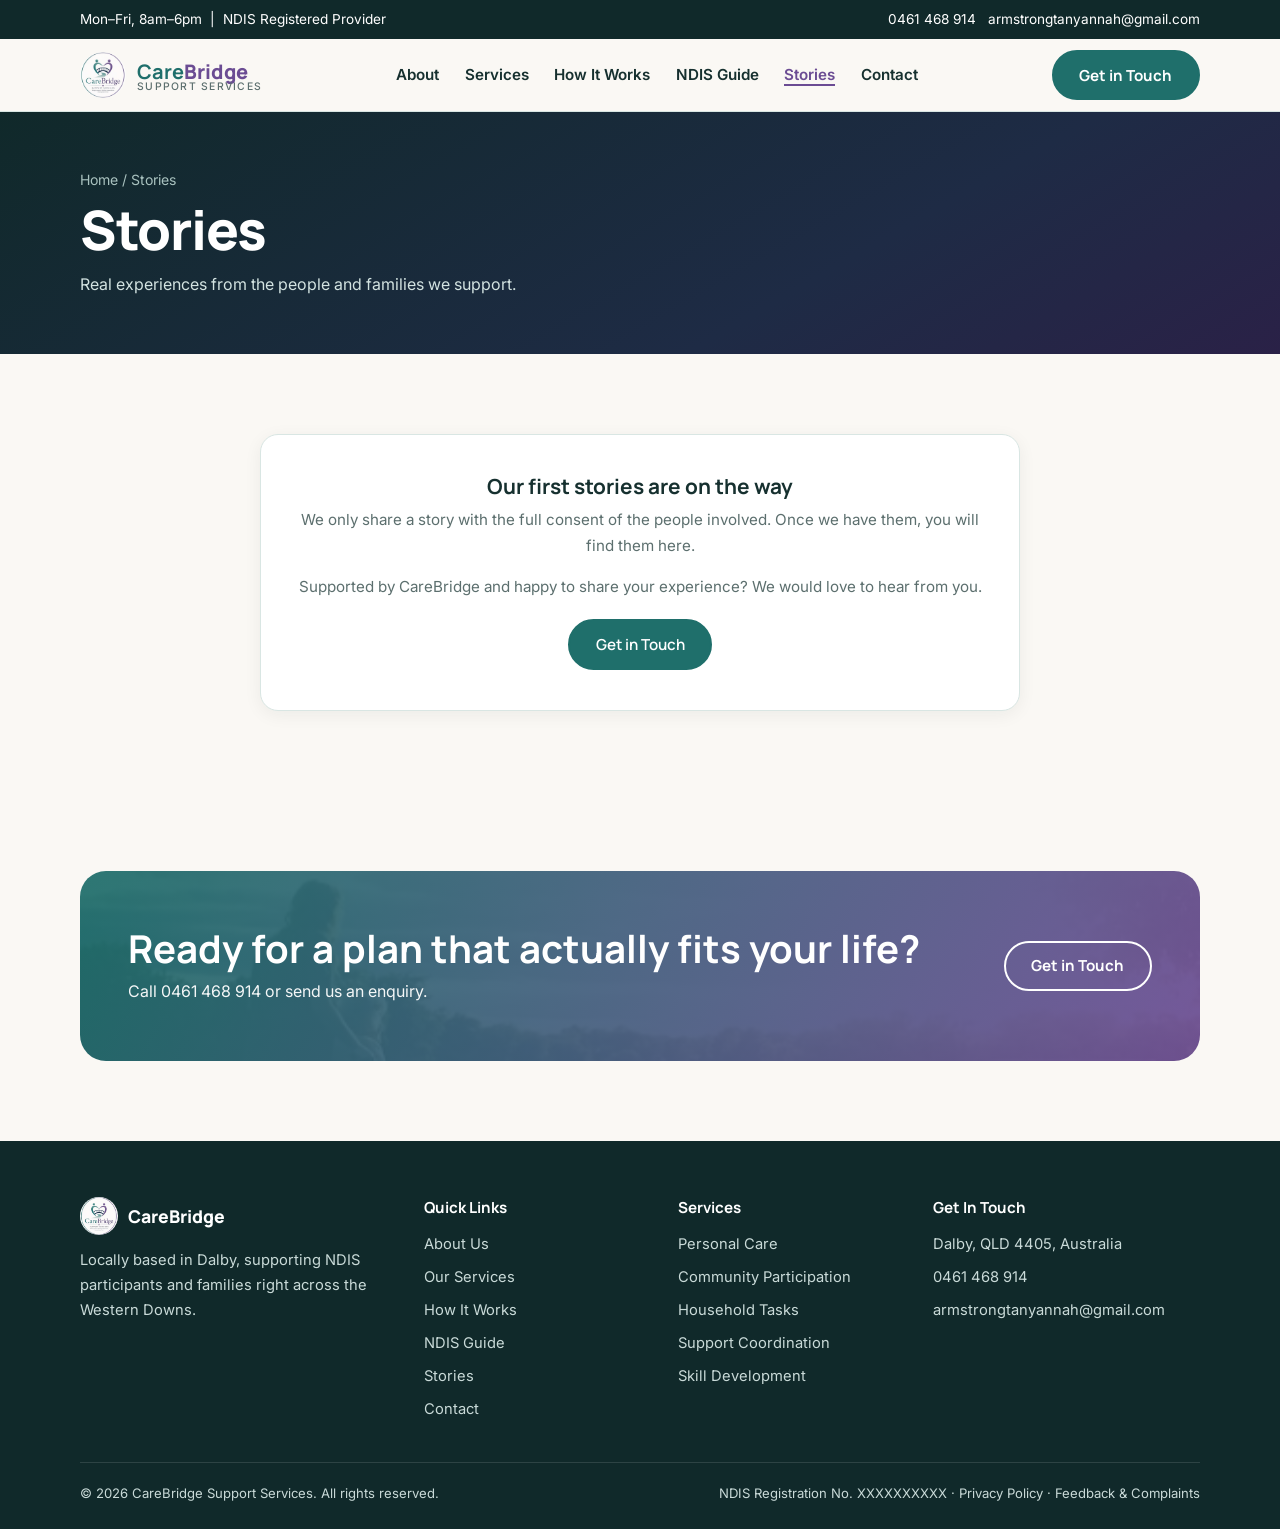
<file: stories.html>
<!DOCTYPE html>
<html lang="en-AU">
<head>
<meta charset="utf-8">
<meta name="viewport" content="width=device-width, initial-scale=1, viewport-fit=cover">
<title>Stories | CareBridge Support Services</title>
<meta name="description" content="Stories from the people and families CareBridge supports.">
<link rel="icon" href="[data-uri]">
<link href="https://fonts.googleapis.com/css2?family=Manrope:wght@500;700;800&family=Inter:wght@400;500;600&display=swap" rel="stylesheet">
<style>

:root{--teal:#1F6F6B;--teal2:#3E8E8A;--purple:#6B4C93;--navy:#1E2B45;--deep:#10292A;--bg:#FAF8F4;--tint:#E9F3F1;--surface:#fff;--ink:#16302F;--muted:#5C6F6E;--line:#D9E6E3;--lav:#EEE8F5;--on-deep:#C9DAD8;
box-sizing:border-box;padding-top:env(safe-area-inset-top,0px);padding-bottom:env(safe-area-inset-bottom,0px)}
@media(prefers-color-scheme:dark){:root:not([data-theme=light]){--bg:#0F1B1B;--tint:#142524;--surface:#1A2D2C;--ink:#EAF4F2;--muted:#A7BDBA;--line:#2B4341;--lav:#2B2440;--teal:#6BC1BB;--purple:#B79BE0}}
:root[data-theme=dark]{--bg:#0F1B1B;--tint:#142524;--surface:#1A2D2C;--ink:#EAF4F2;--muted:#A7BDBA;--line:#2B4341;--lav:#2B2440;--teal:#6BC1BB;--purple:#B79BE0}
*,*::before,*::after{box-sizing:border-box;margin:0;padding:0}
html{scroll-behavior:smooth;scroll-padding-top:110px}
body{font:400 1rem/1.7 Inter,system-ui,sans-serif;background:var(--bg);color:var(--ink);overflow-x:hidden}
h1,h2,h3{font-family:Manrope,Inter,sans-serif;line-height:1.15;color:var(--ink)}
a{color:inherit;text-decoration:none}
:focus-visible{outline:3px solid var(--purple);outline-offset:3px;border-radius:6px}
.w{width:min(1120px,100% - 3rem);margin-inline:auto}
section{padding:5rem 0}
.top{background:var(--deep);color:#fff;font-size:.85rem;padding:.5rem 0;padding-top:calc(.5rem + env(safe-area-inset-top,0px))}
.top .w{display:flex;justify-content:space-between;gap:1rem;flex-wrap:wrap}
.top a:hover{text-decoration:underline}
header{position:sticky;top:0;z-index:20;background:var(--bg);border-bottom:1px solid var(--line)}
.bar{display:flex;align-items:center;justify-content:space-between;gap:1rem;min-height:4.5rem}
.brand{display:flex;align-items:center;gap:.7rem;font:800 1.25rem Manrope,sans-serif}
.brand img{width:46px;height:46px;border-radius:50%}
.brand b{color:var(--teal)}.brand i{font-style:normal;color:var(--purple)}
.brand small{display:block;font:500 .65rem Inter;letter-spacing:.12em;color:var(--muted);text-transform:uppercase;margin-top:-.3rem}
nav ul{display:flex;gap:1.6rem;list-style:none;font-weight:600;font-size:.95rem}
nav a:hover{color:var(--purple)}
.btn{display:inline-block;padding:.8rem 1.6rem;border-radius:999px;font:700 .95rem Manrope,sans-serif;background:var(--teal);color:#fff;border:2px solid var(--teal);cursor:pointer}
@media(prefers-color-scheme:dark){:root:not([data-theme=light]) .btn{color:#0F1B1B}}
.btn.ghost{background:transparent;border-color:#fff;color:#fff}
.btn:hover{filter:brightness(1.1)}
.menu{display:none;background:none;border:2px solid var(--ink);color:var(--ink);border-radius:10px;padding:.4rem .7rem;font:700 .95rem Inter}
@media(max-width:860px){.menu{display:block}nav{display:none;position:absolute;left:0;right:0;top:100%;background:var(--bg);border-bottom:1px solid var(--line);padding:1rem 1.5rem}nav.open{display:block}nav ul{flex-direction:column;gap:1rem}.hdr .btn{display:none}}
.hero{background:var(--tint);padding:4.5rem 0}
.hero .w{display:grid;grid-template-columns:1.1fr 1fr;gap:3rem;align-items:center}
@media(max-width:860px){.hero .w{grid-template-columns:1fr}}
.kicker{display:flex;align-items:center;gap:.6rem;color:var(--teal);font-weight:700;font-size:.78rem;letter-spacing:.12em;text-transform:uppercase;margin-bottom:1rem}
.kicker::before{content:"";width:1.6rem;height:2px;background:currentColor}
h1{font-size:clamp(2.2rem,5vw,3.4rem);font-weight:500;letter-spacing:-.02em}
h1 em{color:var(--purple);font-weight:500}
.lead{color:var(--muted);font-size:1.1rem;max-width:46ch;margin:1.2rem 0 1.8rem}
.row{display:flex;gap:.8rem;flex-wrap:wrap}
.hero .ghost{color:var(--ink);border-color:var(--ink)}
.logo-card{justify-self:center;width:min(380px,100%);aspect-ratio:1;border-radius:28px;padding:5px;background:linear-gradient(135deg,var(--teal2),var(--purple));box-shadow:0 20px 40px rgba(31,111,107,.2)}
.logo-card img{width:100%;height:100%;border-radius:24px;object-fit:cover;display:block}
h2{font-size:clamp(1.7rem,3.5vw,2.4rem);font-weight:700;margin-bottom:.8rem}
.sub{color:var(--muted);max-width:60ch;margin-bottom:2.2rem}
.grid{display:grid;gap:1.25rem;grid-template-columns:repeat(auto-fit,minmax(250px,1fr))}
.card{background:var(--surface);border-radius:18px;padding:1.6rem;box-shadow:0 4px 18px rgba(16,41,42,.06);border:1px solid var(--line)}
.card h3{font-size:1.1rem;margin-bottom:.5rem}
.card p{color:var(--muted);font-size:.95rem}
.ico{font-size:1.6rem;margin-bottom:.8rem}
.pill{display:inline-block;background:var(--lav);color:var(--purple);font:700 .68rem Inter;letter-spacing:.1em;padding:.3rem .8rem;border-radius:999px;margin-bottom:1rem}
.steps{counter-reset:s;display:grid;gap:1.25rem;grid-template-columns:repeat(auto-fit,minmax(240px,1fr))}
.step{counter-increment:s;padding-left:3.4rem;position:relative}
.step::before{content:counter(s);position:absolute;left:0;top:0;width:2.5rem;height:2.5rem;border-radius:50%;background:var(--lav);color:var(--purple);font:800 1.1rem Manrope;display:grid;place-items:center}
.step h3{font-size:1.1rem;margin-bottom:.3rem}.step p{color:var(--muted);font-size:.95rem}
.guide{background:var(--tint)}
.note{margin-top:1.25rem;display:flex;gap:.9rem;align-items:flex-start;background:var(--surface);border-radius:16px;padding:1.2rem 1.5rem;color:var(--muted);font-size:.95rem;border:1px solid var(--line)}
.note b{color:var(--ink)}
.cta{background:linear-gradient(120deg,#3E8E8A,#6B4C93);color:#fff;border-radius:26px;padding:3rem;display:flex;justify-content:space-between;align-items:center;gap:1.5rem;flex-wrap:wrap}
.cta h2{color:#fff;margin:0 0 .4rem}.cta p{opacity:.95}
.cform{display:grid;gap:1rem;grid-template-columns:1fr 1fr;max-width:760px}
.cform .full{grid-column:1/-1}
@media(max-width:620px){.cform{grid-template-columns:1fr}.cta{padding:2rem 1.5rem}}
label{display:block;font-weight:600;font-size:.9rem;margin-bottom:.3rem}
input,select,textarea{width:100%;font:inherit;color:var(--ink);background:var(--surface);border:1.5px solid var(--line);border-radius:12px;padding:.7rem .9rem}
.err{color:#B3261E;font-size:.85rem;font-weight:600;min-height:1.1em}
@media(prefers-color-scheme:dark){:root:not([data-theme=light]) .err{color:#FF8F86}}
.hp{position:absolute;left:-9999px}
#ok{display:none;margin-top:1rem;background:var(--lav);padding:1rem 1.3rem;border-radius:14px;font-weight:600;max-width:760px}
footer{background:var(--deep);color:var(--on-deep);padding:3.5rem 0 1.5rem;font-size:.92rem}
.fg{display:grid;gap:2rem;grid-template-columns:1.4fr 1fr 1fr 1.2fr}
@media(max-width:860px){.fg{grid-template-columns:1fr 1fr}}@media(max-width:520px){.fg{grid-template-columns:1fr}}
footer h4{color:#fff;font:700 .95rem Manrope;margin-bottom:.9rem}
footer ul{list-style:none}footer li{margin-bottom:.5rem}
footer a:hover{color:#fff;text-decoration:underline}
.fb{display:flex;justify-content:space-between;gap:1rem;flex-wrap:wrap;border-top:1px solid rgba(255,255,255,.12);margin-top:2rem;padding-top:1.2rem;font-size:.82rem}
.fbrand{display:flex;align-items:center;gap:.6rem;color:#fff;font:800 1.1rem Manrope;margin-bottom:.8rem}
.fbrand img{width:38px;height:38px;border-radius:50%}
@media(prefers-reduced-motion:reduce){html{scroll-behavior:auto}}
.fcard{background:var(--surface);border:1px solid var(--line);border-radius:22px;padding:2rem;box-shadow:0 20px 40px rgba(31,111,107,.15)}
.fcard h3{font-size:1.4rem;margin-bottom:.4rem}.fcard>p{color:var(--muted);font-size:.93rem;margin-bottom:1.2rem}
.fcard .cform{gap:.8rem}.fcard #ok{margin-top:1rem}
.abt{display:grid;grid-template-columns:1.1fr 1fr;gap:3rem;align-items:center}
.illus svg{width:100%;height:auto;display:block}
@media(max-width:860px){.abt{grid-template-columns:1fr}}
@media(max-width:520px){.fcard{padding:1.5rem 1.2rem}}
:root{--photo:url([data-uri])}
.hero{background:linear-gradient(150deg,#10292A 0%,#1E2B45 60%,#2A2147 100%);position:relative;overflow:hidden;padding:4.5rem 0}
.hero::before{content:"";position:absolute;top:-140px;right:-100px;width:460px;height:460px;border-radius:50%;background:radial-gradient(circle,rgba(62,142,138,.35),transparent 70%)}
.hero .w{position:relative;z-index:1;grid-template-columns:1.05fr .95fr;align-items:center}
.hero h1{color:#fff;font-weight:800}.hero h1 em{color:#C9B3EE;font-weight:800}
.hero .lead{color:#D3E3E1}.hero .kicker{color:#7FD0CA}
.hero .ghost{color:#fff;border-color:rgba(255,255,255,.5)}
.hero .btn:not(.ghost){background:#fff;color:#10292A;border-color:#fff}
.stats{display:flex;flex-wrap:wrap;margin-top:2.2rem}
.stat{padding-right:1.6rem;margin-right:1.6rem;border-right:1px solid rgba(255,255,255,.2)}
.stat:last-child{border:0;margin:0;padding:0}
.stat b{display:block;color:#fff;font:800 1.1rem Manrope,sans-serif}.stat span{color:#A9C2BF;font-size:.8rem}
.fcard{padding:2rem;border-radius:18px;box-shadow:0 30px 60px rgba(0,0,0,.4)}
.fcard input,.fcard select,.fcard textarea{margin-bottom:.35rem;border-radius:10px}
.fcard .err{margin-bottom:.15rem}.fnote{text-align:center;font-size:.78rem;margin-top:.8rem!important;margin-bottom:0!important}
.abt{grid-template-columns:1fr 1.05fr}
.photo{aspect-ratio:5/4;border-radius:24px;border:5px solid transparent;background:var(--photo) center/cover padding-box,linear-gradient(135deg,var(--teal2),var(--purple)) border-box;box-shadow:0 20px 40px rgba(31,111,107,.2)}
.chips{display:flex;flex-wrap:wrap;gap:.6rem}.chip{background:var(--lav);color:var(--purple);font-weight:600;font-size:.88rem;padding:.4rem .9rem;border-radius:999px}
#services .grid{grid-template-columns:repeat(auto-fit,minmax(200px,1fr))}
.ico{width:48px;height:48px;border-radius:12px;background:var(--lav);color:var(--purple);display:grid;place-items:center;margin-bottom:1rem}.ico .i{width:24px;height:24px}
.cta{background:linear-gradient(120deg,rgba(31,111,107,.93),rgba(107,76,147,.93)),var(--photo) center/cover;padding:3.5rem 3rem}
@media(max-width:860px){.hero .w,.abt{grid-template-columns:1fr}.stat{padding-right:1rem;margin-right:1rem}}
[hidden]{display:none!important}
.ph{background:linear-gradient(150deg,#10292A,#1E2B45 65%,#2A2147);color:#fff;padding:3.5rem 0}
.ph h1{color:#fff;font-weight:800;margin:.4rem 0 .6rem}.ph p{color:#D3E3E1;max-width:60ch}
.crumb{font-size:.88rem;color:#A9C2BF}.crumb a:hover{color:#fff;text-decoration:underline}
.grid2{display:grid;gap:1.25rem;grid-template-columns:repeat(auto-fit,minmax(300px,1fr))}
.cgrid{display:grid;gap:2rem;grid-template-columns:1fr 1fr;align-items:start}.stack{display:grid;gap:1rem}
@media(max-width:860px){.cgrid{grid-template-columns:1fr}}
.cgrid .fcard{box-shadow:0 10px 30px rgba(16,41,42,.12)}
.card a{color:var(--teal);font-weight:600}.card a:hover{text-decoration:underline}
.ok{display:none;margin-top:1rem;background:var(--lav);padding:1rem 1.3rem;border-radius:14px;font-weight:600}
.list{margin:.6rem 0 0 1.2rem;color:var(--muted)}.list li{margin-bottom:.4rem}
.doc{max-width:760px}.doc h2{font-size:1.3rem;margin:1.8rem 0 .5rem}.doc p{color:var(--muted)}.doc a{color:var(--teal);font-weight:600}
.banner{background:var(--lav);color:var(--purple);font-weight:600;padding:.8rem 1.1rem;border-radius:12px}
nav a[aria-current]{color:var(--purple);box-shadow:0 2px 0 var(--purple)}
</style>
</head>
<body>
<div class="top"><div class="w"><span>Mon–Fri, 8am–6pm &nbsp;|&nbsp; NDIS Registered Provider</span><span><a href="tel:0461468914">0461 468 914</a> &nbsp; <a href="mailto:armstrongtanyannah@gmail.com">armstrongtanyannah@gmail.com</a></span></div></div>
<header><div class="w bar hdr">
<a class="brand" href="index.html"><img src="[data-uri]" alt="CareBridge logo"><span><b>Care</b><i>Bridge</i><small>Support Services</small></span></a>
<nav id="nav" aria-label="Main"><ul><li><a href="about.html">About</a></li><li><a href="services.html">Services</a></li><li><a href="how-it-works.html">How It Works</a></li><li><a href="ndis-guide.html">NDIS Guide</a></li><li><a href="stories.html" aria-current="page">Stories</a></li><li><a href="contact.html">Contact</a></li></ul></nav>
<a class="btn" href="contact.html">Get in Touch</a>
<button class="menu" id="mb" aria-expanded="false" aria-controls="nav">Menu</button>
</div></header>
<main id="top"><section class="ph"><div class="w"><div class="crumb"><a href="index.html">Home</a> / Stories</div><h1>Stories</h1><p>Real experiences from the people and families we support.</p></div></section>
<section><div class="w doc" style="text-align:center;margin-inline:auto"><div class="card" style="padding:2.5rem 1.8rem"><h2 style="margin-top:0">Our first stories are on the way</h2><p>We only share a story with the full consent of the people involved. Once we have them, you will find them here.</p><p style="margin-top:1rem">Supported by CareBridge and happy to share your experience? We would love to hear from you.</p><a class="btn" href="contact.html" style="margin-top:1.2rem;color:#fff">Get in Touch</a></div></div></section>
<section><div class="w"><div class="cta"><div><h2>Ready for a plan that actually fits your life?</h2><p>Call 0461 468 914 or send us an enquiry.</p></div><a class="btn ghost" href="contact.html">Get in Touch</a></div></div></section></main>
<footer><div class="w">
<div class="fg">
<div><div class="fbrand"><img src="[data-uri]" alt=""><span>CareBridge</span></div><p>Locally based in Dalby, supporting NDIS participants and families right across the Western Downs.</p></div>
<div><h4>Quick Links</h4><ul><li><a href="about.html">About Us</a></li><li><a href="services.html">Our Services</a></li><li><a href="how-it-works.html">How It Works</a></li><li><a href="ndis-guide.html">NDIS Guide</a></li><li><a href="stories.html">Stories</a></li><li><a href="contact.html">Contact</a></li></ul></div>
<div><h4>Services</h4><ul><li><a href="services.html">Personal Care</a></li><li><a href="services.html">Community Participation</a></li><li><a href="services.html">Household Tasks</a></li><li><a href="services.html">Support Coordination</a></li><li><a href="services.html">Skill Development</a></li></ul></div>
<div><h4>Get In Touch</h4><ul><li>Dalby, QLD 4405, Australia</li><li><a href="tel:0461468914">0461 468 914</a></li><li><a href="mailto:armstrongtanyannah@gmail.com">armstrongtanyannah@gmail.com</a></li></ul></div>
</div>
<div class="fb"><span>© 2026 CareBridge Support Services. All rights reserved.</span><span>NDIS Registration No. XXXXXXXXXX &middot; <a href="privacy.html">Privacy Policy</a> &middot; <a href="feedback.html">Feedback &amp; Complaints</a></span></div>
</div></footer>
<script>

(function(){
var nav=document.getElementById('nav'),mb=document.getElementById('mb');
mb.onclick=function(){var o=nav.classList.toggle('open');mb.setAttribute('aria-expanded',o)};
function closeNav(){nav.classList.remove('open');mb.setAttribute('aria-expanded',false)}
nav.onclick=function(e){if(e.target.tagName==='A')closeNav()};
document.querySelectorAll('form.enq').forEach(function(f){
var v=function(n){return f.elements[n].value.trim()};
function err(n,m){f.querySelector('[data-e='+n+']').textContent=m;return !m}
f.addEventListener('submit',function(e){e.preventDefault();if(v('hp'))return;
var n=v('n'),p=v('p'),em=v('e'),ok=true;
ok=err('n',n.length>1?'':'Enter your name.')&&ok;
ok=err('p',/^[+\d][\d\s()-]{7,}$/.test(p)?'':'Enter a phone number we can reach you on.')&&ok;
ok=err('e',!em||/^\S+@\S+\.\S+$/.test(em)?'':'Enter a valid email address.')&&ok;
if(!ok)return;
var b='Name: '+n+'\nPhone: '+p+(em?'\nEmail: '+em:'')+'\nSupport needed: '+v('t')+'\n\n'+v('m');
f.parentNode.querySelector('.ok').style.display='block';
location.href='mailto:armstrongtanyannah@gmail.com?subject='+encodeURIComponent('Website enquiry from '+n)+'&body='+encodeURIComponent(b)})});
})();
</script>
</body>
</html>
</file>
